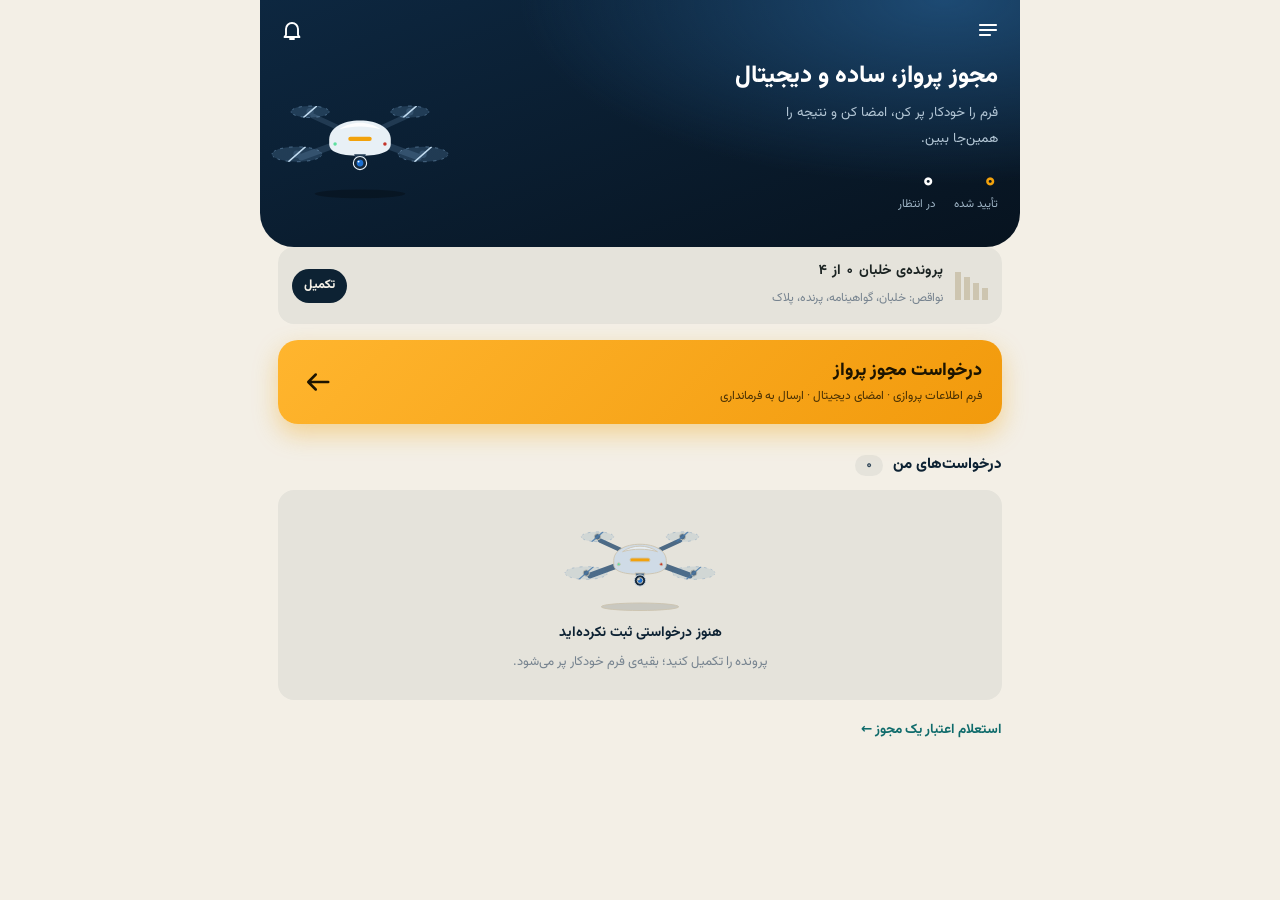
<file: index.html>
<!doctype html>
<html lang="fa" dir="rtl">
  <head>
    <meta charset="UTF-8" />
    <meta name="viewport" content="width=device-width, initial-scale=1.0, viewport-fit=cover" />
    <meta name="theme-color" content="#0f6b6b" />
    <title>فتوگرامتری‌یار</title>
    <script type="module" crossorigin src="./assets/index-ok7iovk6.js"></script>
    <link rel="stylesheet" crossorigin href="./assets/index-yHe4nIsQ.css">
  </head>
  <body>
    <div id="root"></div>
  </body>
</html>
</file>
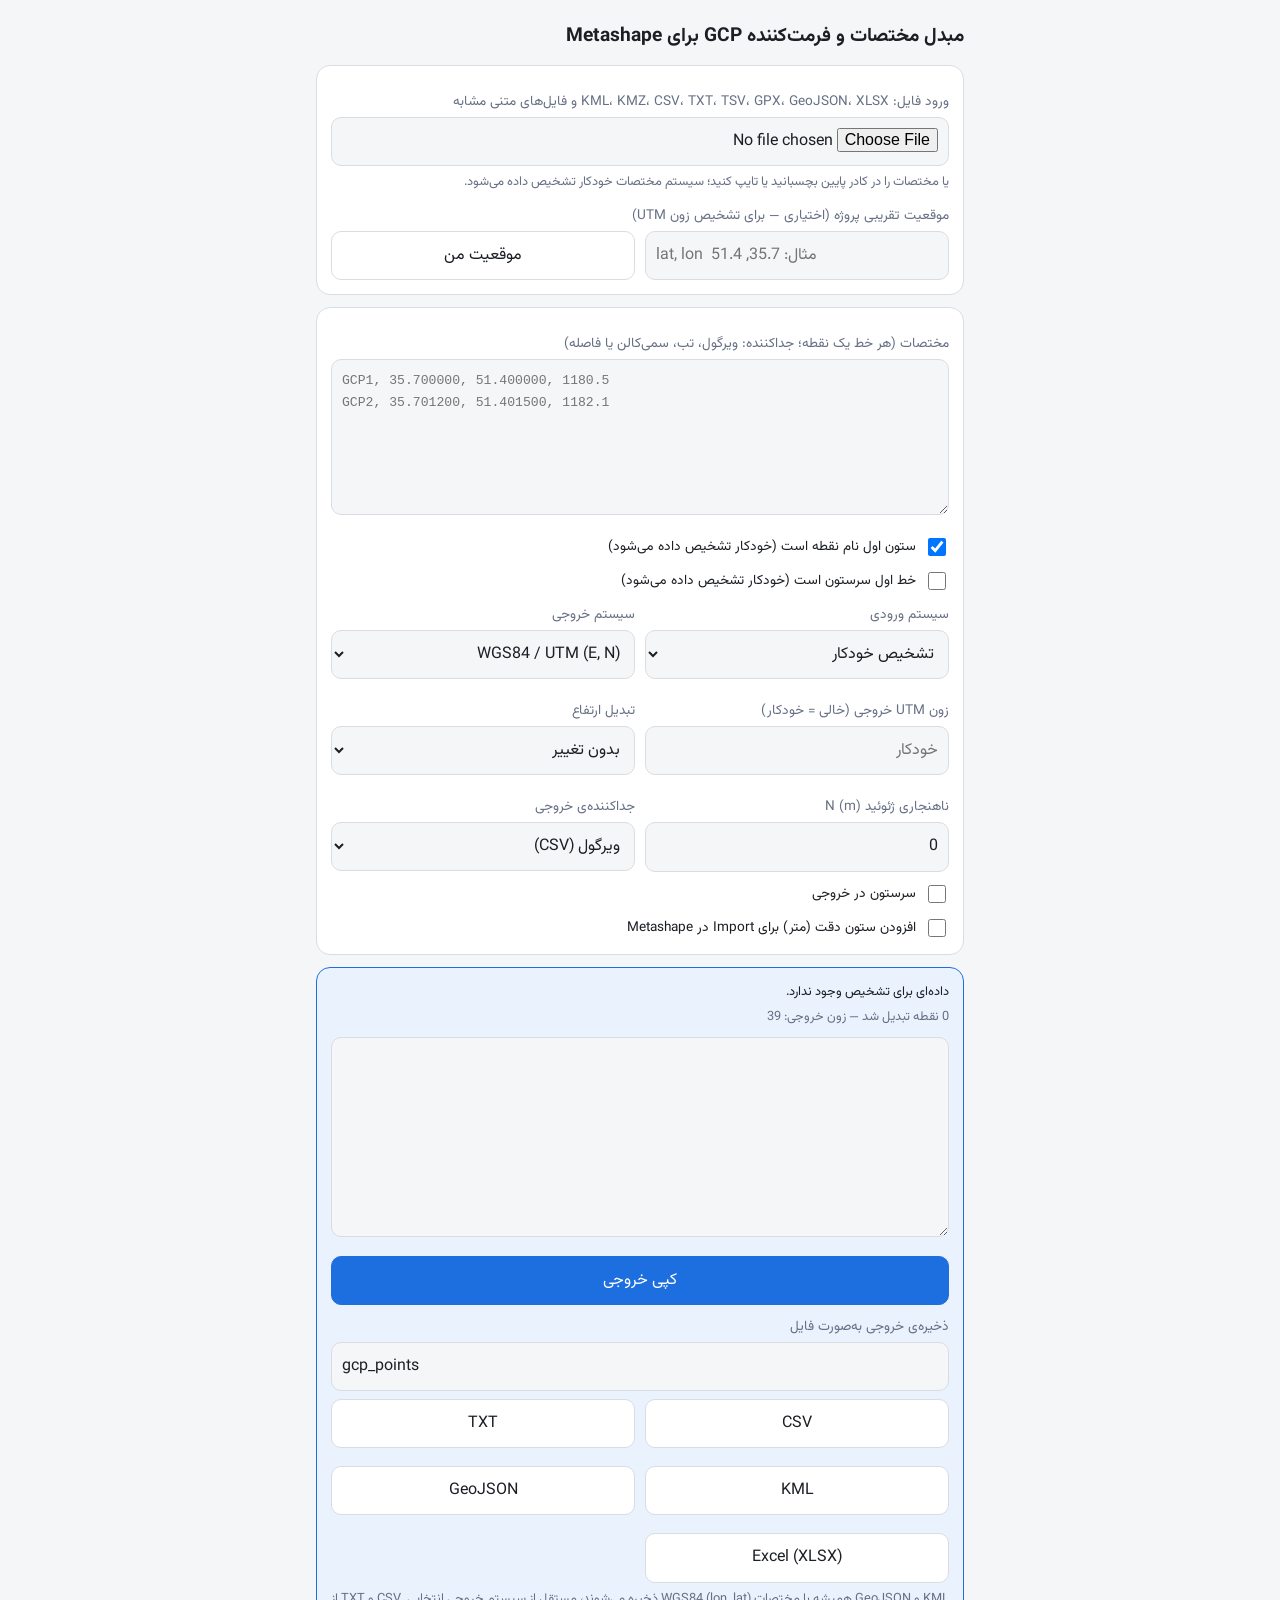
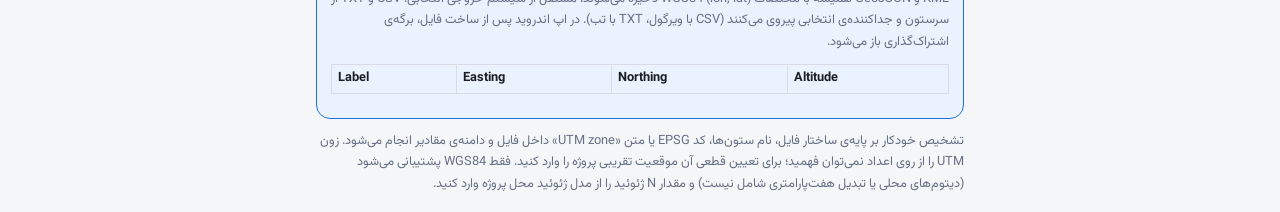
<file: tools/gcp-convert.html>
<!DOCTYPE html>
<html lang="fa" dir="rtl">
<head>
<meta charset="utf-8">
<meta name="viewport" content="width=device-width, initial-scale=1, viewport-fit=cover">
<title>مبدل مختصات و فرمت‌کننده GCP</title>
<link rel="stylesheet" href="fonts/fonts.css">
<style>
:root{box-sizing:border-box;padding-top:env(safe-area-inset-top,0px);padding-bottom:env(safe-area-inset-bottom,0px);
--bg:#f5f6f8;--card:#fff;--tx:#1b1f24;--mut:#667085;--bd:#d9dde3;--ac:#1d6fe0;--ok:#16794a;--wr:#b45309;--er:#b42318;--res:#eaf2fd;--band:rgba(22,121,74,.18)}
html{scroll-padding-top:env(safe-area-inset-top,0px)}
@media (prefers-color-scheme:dark){:root:not([data-theme="light"]){--bg:#14171c;--card:#1d2127;--tx:#eceef1;--mut:#9aa3af;--bd:#343a43;--ac:#5b9bf5;--ok:#4cc38a;--wr:#f0a04b;--er:#f97066;--res:#1c2a3e;--band:rgba(76,195,138,.2)}}
:root[data-theme="dark"]{--bg:#14171c;--card:#1d2127;--tx:#eceef1;--mut:#9aa3af;--bd:#343a43;--ac:#5b9bf5;--ok:#4cc38a;--wr:#f0a04b;--er:#f97066;--res:#1c2a3e;--band:rgba(76,195,138,.2)}
*{box-sizing:border-box}
body{margin:0;background:var(--bg);color:var(--tx);font-family:"Vazirmatn",Tahoma,sans-serif;line-height:1.7}
.w{max-width:680px;margin:0 auto;padding:16px}
h1{font-size:1.2rem;margin:4px 0 12px}
.tabs{display:flex;gap:8px;margin-bottom:12px}
.tabs button{flex:1;font:inherit;padding:10px;border-radius:10px;border:1px solid var(--bd);background:var(--card);color:var(--tx);cursor:pointer}
.tabs button.on{background:var(--ac);color:#fff;border-color:var(--ac)}
.c{background:var(--card);border:1px solid var(--bd);border-radius:14px;padding:14px;margin-bottom:12px}
.res{background:var(--res);border-color:var(--ac)}
label{display:block;font-size:.85rem;color:var(--mut);margin:10px 0 4px}
select,input,textarea{width:100%;font:inherit;padding:10px;border:1px solid var(--bd);border-radius:10px;background:var(--bg);color:var(--tx)}
textarea{direction:ltr;font-family:ui-monospace,Consolas,monospace;font-size:.82rem}
.r{display:grid;grid-template-columns:1fr 1fr;gap:10px}
.g{display:grid;grid-template-columns:1fr 1fr;gap:8px;text-align:center}
.g div{background:var(--card);border:1px solid var(--bd);border-radius:12px;padding:8px}
.g b{display:block;font-size:1.2rem;direction:ltr}
.g span{font-size:.78rem;color:var(--mut)}
.n{font-size:.8rem;color:var(--mut);margin-top:6px}
.chk{display:flex;gap:8px;align-items:center;margin-top:10px;font-size:.9rem}
.chk input{width:18px;height:18px}
button.b{font:inherit;padding:10px;border-radius:10px;border:1px solid var(--bd);background:var(--card);color:var(--tx);cursor:pointer;width:100%;margin-top:8px}
button.p{background:var(--ac);color:#fff;border-color:var(--ac)}
ul{margin:10px 0 0;padding-inline-start:20px;font-size:.9rem}
.ok{color:var(--ok)}.wr{color:var(--wr)}.er{color:var(--er)}
table{width:100%;border-collapse:collapse;font-size:.8rem;direction:ltr}
td,th{border:1px solid var(--bd);padding:3px 6px;text-align:left}
.sc{overflow-x:auto}
[hidden]{display:none!important}
</style>
<script src="lib/jszip.min.js"></script>
</head>
<body>
<div class="w">
<h1>مبدل مختصات و فرمت‌کننده GCP برای Metashape</h1>

<div class="c">
<label>ورود فایل: KML، KMZ، CSV، TXT، TSV، GPX، GeoJSON، XLSX و فایل‌های متنی مشابه</label>
<input id="ff" type="file" accept=".kml,.kmz,.csv,.txt,.tsv,.xyz,.pts,.dat,.asc,.gpx,.geojson,.json,.xlsx,.xls,text/*">
<div class="n" id="fs">یا مختصات را در کادر پایین بچسبانید یا تایپ کنید؛ سیستم مختصات خودکار تشخیص داده می‌شود.</div>
<label>موقعیت تقریبی پروژه (اختیاری — برای تشخیص زون UTM)</label>
<div class="r"><input id="hp" placeholder="lat, lon  مثال: 35.7, 51.4" style="direction:ltr"><button class="b" id="hg" style="margin:0">موقعیت من</button></div>
<div class="n" id="hpn" hidden>از آخرین نقطه‌ی «بررسی حریم هوایی» پر شد؛ در صورت نیاز تغییر دهید.</div>
</div>

<div class="c">
<label>مختصات (هر خط یک نقطه؛ جداکننده: ویرگول، تب، سمی‌کالن یا فاصله)</label>
<textarea id="inp" rows="6" placeholder="GCP1, 35.700000, 51.400000, 1180.5&#10;GCP2, 35.701200, 51.401500, 1182.1"></textarea>
<div class="chk"><input type="checkbox" id="nm" checked><label for="nm" style="margin:0;color:var(--tx)">ستون اول نام نقطه است (خودکار تشخیص داده می‌شود)</label></div>
<div class="chk"><input type="checkbox" id="hd"><label for="hd" style="margin:0;color:var(--tx)">خط اول سرستون است (خودکار تشخیص داده می‌شود)</label></div>
<div class="r">
<div><label>سیستم ورودی</label><select id="ci"><option value="auto">تشخیص خودکار</option><option value="ll">WGS84 (lat, lon)</option><option value="ln">WGS84 (lon, lat)</option><option value="utm">WGS84 / UTM (E, N)</option><option value="utmNE">WGS84 / UTM (N, E)</option><option value="wm">Web Mercator (EPSG:3857)</option></select></div>
<div><label>سیستم خروجی</label><select id="co"><option value="utm">WGS84 / UTM (E, N)</option><option value="ll">WGS84 (lat, lon)</option><option value="ln">WGS84 (lon, lat)</option></select></div>
<div id="uzw"><label>زون UTM ورودی (اگر خودکار تعیین نشد)</label><input id="uz" type="number" value="39" min="1" max="60"></div>
<div id="uhw"><label>نیمکره‌ی ورودی</label><select id="uh"><option value="N">شمالی</option><option value="S">جنوبی</option></select></div>
<div><label>زون UTM خروجی (خالی = خودکار)</label><input id="oz" type="number" min="1" max="60" placeholder="خودکار"></div>
<div><label>تبدیل ارتفاع</label><select id="hm"><option value="0">بدون تغییر</option><option value="1">ژئوئید ← بیضوی (h = H + N)</option><option value="2">بیضوی ← ژئوئید (H = h − N)</option></select></div>
<div><label>ناهنجاری ژئوئید N (m)</label><input id="gn" type="number" step="any" value="0"></div>
<div><label>جداکننده‌ی خروجی</label><select id="ds"><option value=",">ویرگول (CSV)</option><option value="&#9;">تب</option></select></div>
</div>
<div class="chk"><input type="checkbox" id="ah"><label for="ah" style="margin:0;color:var(--tx)">سرستون در خروجی</label></div>
<div class="chk"><input type="checkbox" id="ac"><label for="ac" style="margin:0;color:var(--tx)">افزودن ستون دقت (متر) برای Import در Metashape</label></div>
<div class="r" id="acw" hidden>
<div><label>دقت افقی (m)</label><input id="axy" type="number" step="any" value="0.02"></div>
<div><label>دقت ارتفاعی (m)</label><input id="az" type="number" step="any" value="0.03"></div>
</div>
</div>

<div class="c res">
<div class="n" id="det" style="margin:0 0 4px;color:var(--tx)"></div>
<div class="n" id="st1" style="margin:0 0 8px"></div>
<textarea id="out" rows="8" readonly></textarea>
<button class="b p" id="cp">کپی خروجی</button>
<div id="exp" hidden>
<label>ذخیره‌ی خروجی به‌صورت فایل</label>
<input id="fn" type="text" value="gcp_points" style="direction:ltr">
<div class="r">
<button class="b" data-f="csv">CSV</button><button class="b" data-f="txt">TXT</button>
<button class="b" data-f="kml">KML</button><button class="b" data-f="json">GeoJSON</button>
<button class="b" data-f="xlsx">Excel (XLSX)</button>
</div>
<div class="n" id="xs"></div>
<div class="n">KML و GeoJSON همیشه با مختصات WGS84 (lon, lat) ذخیره می‌شوند، مستقل از سیستم خروجی انتخابی. CSV و TXT از سرستون و جداکننده‌ی انتخابی پیروی می‌کنند (CSV با ویرگول، TXT با تب). در اپ اندروید پس از ساخت فایل، برگه‌ی اشتراک‌گذاری باز می‌شود.</div>
</div>
<div class="sc" style="margin-top:10px"><table id="tb"></table></div>
<ul id="m2"></ul>
</div>
<div class="n">تشخیص خودکار بر پایه‌ی ساختار فایل، نام ستون‌ها، کد EPSG یا متن «UTM zone» داخل فایل و دامنه‌ی مقادیر انجام می‌شود. زون UTM را از روی اعداد نمی‌توان فهمید؛ برای تعیین قطعی آن موقعیت تقریبی پروژه را وارد کنید. فقط WGS84 پشتیبانی می‌شود (دیتوم‌های محلی یا تبدیل هفت‌پارامتری شامل نیست) و مقدار N ژئوئید را از مدل ژئوئید محل پروژه وارد کنید.</div>
</div>

<script>
var $=function(i){return document.getElementById(i)},R=Math.PI/180;
var a=6378137,f=1/298.257223563,k0=0.9996,n=f/(2-f),A=a/(1+n)*(1+n*n/4+Math.pow(n,4)/64);
var al=[n/2-2*n*n/3+5*Math.pow(n,3)/16,13*n*n/48-3*Math.pow(n,3)/5,61*Math.pow(n,3)/240];
var be=[n/2-2*n*n/3+37*Math.pow(n,3)/96,n*n/48+Math.pow(n,3)/15,17*Math.pow(n,3)/480];
var de=[2*n-2*n*n/3-2*Math.pow(n,3),7*n*n/3-8*Math.pow(n,3)/5,56*Math.pow(n,3)/15];
function fwd(lat,lon,zone){
  var l0=((zone-1)*6-180+3)*R,p=lat*R,dl=lon*R-l0,sp=Math.sin(p),c=2*Math.sqrt(n)/(1+n);
  var t=Math.sinh(Math.atanh(sp)-c*Math.atanh(c*sp)),xi=Math.atan2(t,Math.cos(dl)),eta=Math.atanh(Math.sin(dl)/Math.sqrt(1+t*t));
  var X=xi,E=eta,j;for(j=1;j<=3;j++){X+=al[j-1]*Math.sin(2*j*xi)*Math.cosh(2*j*eta);E+=al[j-1]*Math.cos(2*j*xi)*Math.sinh(2*j*eta)}
  var N=k0*A*X;if(lat<0)N+=1e7;return{e:500000+k0*A*E,n:N};
}
function inv(E,N,zone,south){
  var xi=(south?N-1e7:N)/(k0*A),eta=(E-500000)/(k0*A),x1=xi,e1=eta,j;
  for(j=1;j<=3;j++){x1-=be[j-1]*Math.sin(2*j*xi)*Math.cosh(2*j*eta);e1-=be[j-1]*Math.cos(2*j*xi)*Math.sinh(2*j*eta)}
  var chi=Math.asin(Math.sin(x1)/Math.cosh(e1)),p=chi;for(j=1;j<=3;j++)p+=de[j-1]*Math.sin(2*j*chi);
  var l=((zone-1)*6-180+3)*R+Math.atan2(Math.sinh(e1),Math.cos(x1));
  return{lat:p/R,lon:l/R};
}
function zoneOf(lon){return Math.min(60,Math.max(1,Math.floor((lon+180)/6)+1))}
function wm2ll(x,y){return{lon:x/6378137/R,lat:(2*Math.atan(Math.exp(y/6378137))-Math.PI/2)/R}}
function hav(a1,o1,a2,o2){var dA=(a2-a1)*R,dO=(o2-o1)*R,h=Math.pow(Math.sin(dA/2),2)+Math.cos(a1*R)*Math.cos(a2*R)*Math.pow(Math.sin(dO/2),2);return 12742*Math.asin(Math.sqrt(h))}

/* ---------- text helpers ---------- */
var fileHint=null,fileSrc="",NUM=/^[-+]?(\d+\.?\d*|\.\d+)(e[-+]?\d+)?$/i;
function isN(x){return NUM.test(x)}
function toks(s){var t=/[,;\t]/.test(s)?s.split(/[,;\t]+/):s.trim().split(/\s+/);return t.map(function(x){return x.trim()}).filter(function(x){return x!==""})}
function lines(t){return t.split(/\r?\n/).map(function(s){return s.trim()}).filter(function(s){return s&&!/^(#|\/\/)/.test(s)})}
function autoLayout(){
  var L=lines($("inp").value);if(!L.length)return;
  var t0=toks(L[0]),hd=false;
  if(L.length>1&&t0.length>=2&&t0.filter(isN).length<2&&toks(L[1]).filter(isN).length>=2)hd=true;
  var dr=toks(L[hd?1:0]||"");
  $("hd").checked=hd;$("nm").checked=dr.length>=4||(dr.length>0&&!isN(dr[0]));
}
function parse(){
  var L=lines($("inp").value),hdr=null,hint="",off=$("nm").checked?1:0,ix={nm:off?0:-1,a:off,b:off+1,h:off+2};
  if($("hd").checked&&L.length){
    hdr=toks(L.shift()).map(function(s){return s.toLowerCase().replace(/[^a-z0-9_]/g,"")});
    var g=function(re){return hdr.findIndex(function(h){return re.test(h)})};
    var la=g(/^(lat|latitude)$/),lo=g(/^(lon|lng|long|longitude)$/),e=g(/^(e|east|easting|eastings)$/),nn=g(/^(n|north|northing|northings)$/),x=g(/^(x|xcoord)$/),y=g(/^(y|ycoord)$/);
    var nmI=g(/^(name|label|id|point|pt|pointid|gcp|station|no)$/),hI=g(/^(z|alt|altitude|height|elev|elevation|h|ele)$/);
    if(la>=0&&lo>=0){ix={nm:nmI,a:Math.min(la,lo),b:Math.max(la,lo),h:hI};hint=la<lo?"ll":"ln"}
    else if(e>=0&&nn>=0){ix={nm:nmI,a:Math.min(e,nn),b:Math.max(e,nn),h:hI};hint=e<nn?"utm":"utmNE"}
    else if(x>=0&&y>=0){ix={nm:nmI,a:x,b:y,h:hI};hint="xy"}
  }
  var recs=L.map(function(s,i){
    var t=toks(s);
    return{nm:ix.nm>=0&&t[ix.nm]?t[ix.nm]:"P"+(i+1),a:parseFloat(t[ix.a]),b:parseFloat(t[ix.b]),h:ix.h>=0&&t[ix.h]!==undefined?parseFloat(t[ix.h]):NaN};
  });
  return{recs:recs,hint:hint};
}
function detect(P){
  var Rr=P.recs.filter(function(r){return isFinite(r.a)&&isFinite(r.b)});
  if(!Rr.length)return null;
  var txt=$("inp").value,m,z=0,s="";
  if(m=txt.match(/EPSG\s*[:=]?\s*(\d{4,5})/i)){var e=+m[1];if(e>=32601&&e<=32660){z=e-32600;s="N"}else if(e>=32701&&e<=32760){z=e-32700;s="S"}}
  if(!z&&(m=txt.match(/UTM[^0-9\n]{0,20}(\d{1,2})\s*([NS])?\b/i))&&+m[1]>=1&&+m[1]<=60){z=+m[1];s=m[2]?m[2].toUpperCase():""}
  var d=function(c,conf,why){return{c:c,z:z,s:s,conf:conf,why:why}};
  if(fileHint)return d(fileHint,"بالا","ساختار فایل "+fileSrc+" — مختصات WGS84");
  var A_=Rr.map(function(r){return r.a}),B_=Rr.map(function(r){return r.b});
  var all=function(arr,fn){return arr.every(fn)};
  var gLL=all(A_,function(v){return Math.abs(v)<=90})&&all(B_,function(v){return Math.abs(v)<=180});
  var gLN=all(A_,function(v){return Math.abs(v)<=180})&&all(B_,function(v){return Math.abs(v)<=90});
  var pEN=all(A_,function(v){return v>=1e5&&v<=1e6})&&all(B_,function(v){return v>=0&&v<=1.0001e7});
  var pNE=all(B_,function(v){return v>=1e5&&v<=1e6})&&all(A_,function(v){return v>=0&&v<=1.0001e7});
  var wm=all(A_,function(v){return Math.abs(v)<=20037509})&&all(B_,function(v){return Math.abs(v)<=20037509})&&A_.concat(B_).some(function(v){return Math.abs(v)>1e6});
  if(P.hint==="ll"&&gLL)return d("ll","بالا","نام ستون‌ها: lat قبل از lon");
  if(P.hint==="ln"&&gLN)return d("ln","بالا","نام ستون‌ها: lon قبل از lat");
  if(P.hint==="utm"&&pEN)return d("utm","بالا","نام ستون‌ها: Easting/Northing و دامنه‌ی مقادیر UTM");
  if(P.hint==="utmNE"&&pNE)return d("utmNE","بالا","نام ستون‌ها: Northing قبل از Easting");
  if(gLL&&gLN)return d("ll","متوسط","همه‌ی مقادیر ≤ ۹۰ هستند؛ ترتیب lat, lon فرض شد — در صورت اشتباه دستی انتخاب کنید");
  if(gLL)return d("ll","بالا","مقادیر ستون اول در بازه‌ی عرض و ستون دوم تا ۱۸۰ (lat, lon)");
  if(gLN)return d("ln","بالا","مقادیر ستون اول تا ۱۸۰ و ستون دوم ≤ ۹۰ (lon, lat)");
  if(pEN&&!pNE)return d("utm","بالا","ستون اول در بازه‌ی Easting (۱۰۰ هزار تا ۱ میلیون) و ستون دوم در بازه‌ی Northing");
  if(pNE&&!pEN)return d("utmNE","بالا","ستون اول Northing و ستون دوم Easting");
  if(pEN&&pNE)return d("utm","متوسط","ترتیب Easting, Northing فرض شد");
  if(wm)return d("wm","متوسط","مقادیر بزرگ در بازه‌ی Web Mercator");
  return d("ll","ناموفق","الگوی شناخته‌شده‌ای پیدا نشد");
}
var NAMES={ll:"WGS84 (lat, lon)",ln:"WGS84 (lon, lat)",utm:"WGS84 / UTM (E, N)",utmNE:"WGS84 / UTM (N, E)",wm:"Web Mercator (EPSG:3857)"};
function hintPos(){var t=($("hp").value||"").split(/[\s,;]+/).map(parseFloat);return(isFinite(t[0])&&isFinite(t[1])&&Math.abs(t[0])<=90&&Math.abs(t[1])<=180)?t:null}

var lastHd=[],lastRows=[],lastPts=[];
function conv(){
  var P=parse(),D=detect(P),sel=$("ci").value,co=$("co").value,msgs=[],bad=0;
  var ce=sel==="auto"?(D?D.c:"ll"):sel;
  var det=$("det");
  det.textContent=sel==="auto"?(D?"تشخیص خودکار: "+NAMES[ce]+" — اطمینان "+D.conf+" ("+D.why+")":"داده‌ای برای تشخیص وجود ندارد."):"سیستم ورودی دستی: "+NAMES[ce];
  if(D&&sel==="auto"&&(D.conf==="متوسط"||D.conf==="ناموفق"))msgs.push('<li class="'+(D.conf==="ناموفق"?"er":"wr")+'">'+(D.conf==="ناموفق"?"سیستم مختصات تشخیص داده نشد؛ از «سیستم ورودی» انتخاب دستی کنید.":"تشخیص قطعی نیست؛ نتیجه را بررسی کنید.")+'</li>');
  var isU=ce==="utm"||ce==="utmNE";
  $("uzw").hidden=$("uhw").hidden=!isU;$("acw").hidden=!$("ac").checked;
  var uz=+$("uz").value||39,uh=$("uh").value==="S";
  if(isU){
    var r0=P.recs.filter(function(r){return isFinite(r.a)&&isFinite(r.b)})[0],hp=hintPos();
    if(r0){
      var E0=ce==="utm"?r0.a:r0.b,N0=ce==="utm"?r0.b:r0.a;
      if(sel==="auto"&&D&&D.z){uz=D.z;if(D.s)uh=D.s==="S";msgs.push('<li>زون UTM از متن/کد EPSG فایل خوانده شد: <b>'+uz+(uh?"S":"N")+'</b>.</li>')}
      else if(hp){
        var best=null;
        for(var zz=1;zz<=60;zz++)[false,true].forEach(function(sh){var q=inv(E0,N0,zz,sh);if(Math.abs(q.lat)>84)return;var dd=hav(q.lat,q.lon,hp[0],hp[1]);if(!best||dd<best.d)best={z:zz,s:sh,d:dd}});
        if(best){uz=best.z;uh=best.s;msgs.push('<li class="'+(best.d<300?"ok":"wr")+'">زون از موقعیت تقریبی تعیین شد: <b>'+uz+(uh?"S":"N")+'</b> (فاصله‌ی نقطه تا موقعیت: '+best.d.toFixed(0)+' km)'+(best.d<300?"":" — فاصله زیاد است؛ مختصات یا موقعیت را بررسی کنید")+'.</li>')}
      }else msgs.push('<li class="wr">زون UTM از روی اعداد قابل تشخیص نیست؛ زون وارد‌شده ('+uz+(uh?"S":"N")+') استفاده شد. موقعیت تقریبی پروژه را وارد کنید تا خودکار تعیین شود.</li>');
      $("uz").value=uz;$("uh").value=uh?"S":"N";
    }
  }
  var hmode=+$("hm").value,gn=+$("gn").value||0,sep=$("ds").value;
  var pts=P.recs.map(function(p){
    var lat,lon;
    if(!isFinite(p.a)||!isFinite(p.b)){bad++;return null}
    if(ce==="ll"){lat=p.a;lon=p.b}else if(ce==="ln"){lon=p.a;lat=p.b}
    else if(ce==="wm"){var w=wm2ll(p.a,p.b);lat=w.lat;lon=w.lon}
    else{var q=ce==="utm"?inv(p.a,p.b,uz,uh):inv(p.b,p.a,uz,uh);lat=q.lat;lon=q.lon}
    if(!isFinite(lat)||!isFinite(lon)||Math.abs(lat)>90||Math.abs(lon)>180){bad++;return null}
    var h=p.h;if(isFinite(h)){if(hmode==1)h=h+gn;else if(hmode==2)h=h-gn}
    return{nm:p.nm,lat:lat,lon:lon,h:h};
  }).filter(Boolean);
  var oz=+$("oz").value||(pts.length?zoneOf(pts[0].lon):39);
  var out=[],tb='',zs={},hd=co==="utm"?["Label","Easting","Northing","Altitude"]:co==="ll"?["Label","Latitude","Longitude","Altitude"]:["Label","Longitude","Latitude","Altitude"];
  if($("ac").checked)hd=hd.concat(["Accuracy_XY","Accuracy_Z"]);
  lastHd=hd;lastRows=[];lastPts=pts;
  if($("ah").checked)out.push(hd.join(sep));
  tb='<tr>'+hd.map(function(x){return'<th>'+x+'</th>'}).join("")+'</tr>';
  pts.forEach(function(p,i){
    var c1,c2;
    if(co==="utm"){var u=fwd(p.lat,p.lon,oz);c1=u.e.toFixed(3);c2=u.n.toFixed(3);zs[zoneOf(p.lon)]=1}
    else if(co==="ll"){c1=p.lat.toFixed(8);c2=p.lon.toFixed(8)}else{c1=p.lon.toFixed(8);c2=p.lat.toFixed(8)}
    var row=[p.nm,c1,c2,isFinite(p.h)?p.h.toFixed(3):""];if($("ac").checked)row=row.concat([$("axy").value,$("az").value]);
    out.push(row.join(sep));lastRows.push(row);
    if(i<200)tb+='<tr>'+row.map(function(x){return'<td>'+x+'</td>'}).join("")+'</tr>';
  });
  $("out").value=out.join("\n");$("tb").innerHTML=tb;
  $("st1").textContent=pts.length+" نقطه تبدیل شد"+(bad?" — "+bad+" خط نامعتبر نادیده گرفته شد":"")+(co==="utm"?" — زون خروجی: "+oz:"")+(pts.length>200?" — جدول فقط ۲۰۰ ردیف اول را نشان می‌دهد":"");
  if(co==="utm"&&Object.keys(zs).length>1)msgs.push('<li class="wr">نقاط در بیش از یک زون UTM قرار دارند ('+Object.keys(zs).join("، ")+')؛ همه با زون '+oz+' تبدیل شدند. برای دقت بالا زون واحد انتخاب کنید.</li>');
  if(hmode&&!gn)msgs.push('<li class="wr">تبدیل ارتفاع فعال است ولی N برابر صفر است؛ ناهنجاری ژئوئید محل را وارد کنید.</li>');
  if(pts.length&&pts.some(function(p){return !isFinite(p.h)}))msgs.push('<li class="wr">بعضی نقاط ارتفاع ندارند؛ ستون Altitude آن‌ها خالی است.</li>');
  if(pts.length)msgs.push('<li>در Metashape: File → Import → Import Reference؛ ستون‌ها را مطابق سرستون، دیلیمیتر و سیستم مختصات خروجی تنظیم کنید.</li>');
  $("m2").innerHTML=msgs.join("");
}

/* ---------- file readers ---------- */
function cl(s){return String(s||"").replace(/[,;\t\r\n]+/g," ").trim()}
function setText(t,hint,src){fileHint=hint;fileSrc=src;$("inp").value=t;autoLayout();conv()}
function fromKml(s){
  var d=new DOMParser().parseFromString(s,"text/xml"),out=[],pm=d.getElementsByTagName("Placemark"),c=0;
  function add(nm,co){var cs=co.textContent.trim().split(/\s+/).map(function(x){return x.split(",").map(parseFloat)}).filter(function(q){return isFinite(q[0])&&isFinite(q[1])});
    cs.forEach(function(q,i){c++;var n=cs.length>1?(cl(nm)||"P")+"_"+(i+1):(cl(nm)||"P"+c);out.push([n,q[0],q[1],isFinite(q[2])?q[2]:""].join(","))})}
  if(pm.length)[].forEach.call(pm,function(p){var nE=p.getElementsByTagName("name")[0],nm=nE?nE.textContent:"";[].forEach.call(p.getElementsByTagName("coordinates"),function(co){add(nm,co)})});
  else[].forEach.call(d.getElementsByTagName("coordinates"),function(co){add("",co)});
  setText(out.join("\n"),"ln","KML");
}
function fromGpx(s){
  var d=new DOMParser().parseFromString(s,"text/xml"),out=[],c=0;
  ["wpt","rtept","trkpt"].forEach(function(tag){[].forEach.call(d.getElementsByTagName(tag),function(p){c++;var nE=p.getElementsByTagName("name")[0],eE=p.getElementsByTagName("ele")[0];
    out.push([cl(nE?nE.textContent:"")||"P"+c,p.getAttribute("lat"),p.getAttribute("lon"),eE?eE.textContent:""].join(","))})});
  setText(out.join("\n"),"ll","GPX");
}
function fromGeo(j){
  var out=[],c=0;
  function walk(g,nm){if(!g)return;
    if(g.type==="Point"){c++;out.push([cl(nm)||"P"+c,g.coordinates[0],g.coordinates[1],g.coordinates[2]!==undefined?g.coordinates[2]:""].join(","))}
    else if(g.type==="GeometryCollection")g.geometries.forEach(function(x){walk(x,nm)});
    else if(g.coordinates){(function rec(a){if(typeof a[0]==="number"){c++;out.push([cl(nm)||"P"+c,a[0],a[1],a[2]!==undefined?a[2]:""].join(","))}else a.forEach(rec)})(g.coordinates)}}
  var F=j.type==="FeatureCollection"?j.features:j.type==="Feature"?[j]:[{geometry:j,properties:{}}];
  F.forEach(function(ft){var p=ft.properties||{};walk(ft.geometry,p.name||p.Name||p.label||p.id||p.ID||"")});
  setText(out.join("\n"),"ln","GeoJSON");
}
function handleText(t){
  var s=t.replace(/^\uFEFF/,"");
  try{
    if(/<kml[\s>]/i.test(s))return fromKml(s);
    if(/<gpx[\s>]/i.test(s))return fromGpx(s);
    if(/^\s*[\[{]/.test(s))return fromGeo(JSON.parse(s));
  }catch(e){}
  setText(s,null,"");
}
$("ff").addEventListener("change",function(){
  var f=this.files[0];if(!f)return;var nm=f.name.toLowerCase(),st=$("fs");
  function ok(){st.textContent=f.name+" بارگذاری شد"}
  function err(){st.textContent="خواندن فایل ممکن نشد؛ فرمت یا کتابخانه‌ی لازم در دسترس نیست."}
  if(/\.kmz$/.test(nm)){
    if(typeof JSZip==="undefined")return err();
    f.arrayBuffer().then(function(b){return JSZip.loadAsync(b)}).then(function(z){
      var k=Object.keys(z.files).filter(function(x){return /\.kml$/i.test(x)&&!z.files[x].dir});if(!k.length)throw 0;
      var p=k.filter(function(x){return /(^|\/)doc\.kml$/i.test(x)})[0]||k[0];return z.files[p].async("string");
    }).then(function(t){handleText(t);ok()}).catch(err);
  }else if(/\.xlsx?$/.test(nm)){
    needXlsx().then(function(){return f.arrayBuffer()}).then(function(b){var wb=XLSX.read(b,{type:"array"});handleText(XLSX.utils.sheet_to_csv(wb.Sheets[wb.SheetNames[0]]));ok()}).catch(err);
  }else{var r=new FileReader();r.onload=function(){handleText(r.result);ok()};r.onerror=err;r.readAsText(f)}
});
$("inp").addEventListener("input",function(){
  var v=this.value;
  if(/^\s*(<|[\[{])/.test(v)){handleText(v);return}
  fileHint=null;fileSrc="";autoLayout();conv();
});
$("hg").onclick=function(){
  try{navigator.geolocation.getCurrentPosition(function(p){$("hp").value=p.coords.latitude.toFixed(4)+", "+p.coords.longitude.toFixed(4);conv()},function(){alert("دسترسی به موقعیت ممکن نشد؛ مختصات را دستی وارد کنید.")})}catch(e){alert("موقعیت‌یابی در دسترس نیست.")}
};
/* ---------- file export ---------- */
function needXlsx(){
  if(typeof XLSX!=="undefined")return Promise.resolve();
  return new Promise(function(res,rej){var s=document.createElement("script");s.src="lib/xlsx.full.min.js";s.onload=res;s.onerror=function(){rej({code:"nolib"})};document.head.appendChild(s)});
}
/* saving: inside the app the parent page shows the share sheet (Android) or downloads the file (web) */
var MIME={csv:"text/csv",txt:"text/plain",kml:"application/vnd.google-earth.kml+xml",json:"application/geo+json",xlsx:"application/vnd.openxmlformats-officedocument.spreadsheetml.sheet"};
function saveFile(name,data){
  var ext=name.split(".").pop().toLowerCase(),blob=data instanceof Blob?data:new Blob([data],{type:(MIME[ext]||"text/plain")+";charset=utf-8"});
  if(window.parent&&window.parent!==window){window.parent.postMessage({pgSave:true,name:name,blob:blob},location.origin==="null"?"*":location.origin);return Promise.resolve()}
  var a=document.createElement("a");a.href=URL.createObjectURL(blob);a.download=name;document.body.appendChild(a);a.click();a.remove();setTimeout(function(){URL.revokeObjectURL(a.href)},4000);return Promise.resolve();
}
var dl={save:function(o){return saveFile(o.filename,o.data)}};
$("exp").hidden=false;
function esc(s){return String(s).replace(/&/g,"&amp;").replace(/</g,"&lt;").replace(/>/g,"&gt;")}
function mk(kind){
  var base=($("fn").value||"gcp_points").replace(/[\\\/:*?"<>|\s]+/g,"_"),hdr=$("ah").checked?[lastHd]:[],all=hdr.concat(lastRows);
  if(kind==="csv")return{n:base+".csv",d:all.map(function(r){return r.join(",")}).join("\n")};
  if(kind==="txt")return{n:base+".txt",d:all.map(function(r){return r.join("\t")}).join("\n")};
  if(kind==="json"){
    var fc={type:"FeatureCollection",features:lastPts.map(function(p){return{type:"Feature",properties:{name:p.nm,altitude:isFinite(p.h)?+p.h.toFixed(3):null},geometry:{type:"Point",coordinates:isFinite(p.h)?[+p.lon.toFixed(8),+p.lat.toFixed(8),+p.h.toFixed(3)]:[+p.lon.toFixed(8),+p.lat.toFixed(8)]}}})};
    return{n:base+".json",d:JSON.stringify(fc,null,1)};
  }
  if(kind==="kml"){
    var k='<?xml version="1.0" encoding="UTF-8"?>\n<kml xmlns="http://www.opengis.net/kml/2.2"><Document><name>'+esc(base)+'</name>\n'+lastPts.map(function(p){return'<Placemark><name>'+esc(p.nm)+'</name><Point><coordinates>'+p.lon.toFixed(8)+','+p.lat.toFixed(8)+(isFinite(p.h)?','+p.h.toFixed(3):'')+'</coordinates></Point></Placemark>'}).join("\n")+'\n</Document></kml>';
    return{n:base+".kml",d:k};
  }
  return needXlsx().then(function(){
  var ws=XLSX.utils.aoa_to_sheet([lastHd].concat(lastRows.map(function(r){return r.map(function(v,i){return i>0&&v!==""&&isFinite(+v)?+v:v})}))),wb=XLSX.utils.book_new();
  XLSX.utils.book_append_sheet(wb,ws,"GCP");
  return{n:base+".xlsx",d:new Blob([XLSX.write(wb,{bookType:"xlsx",type:"array"})],{type:MIME.xlsx})};
  });
}
[].forEach.call(document.querySelectorAll("[data-f]"),function(b){b.onclick=function(){
  var xs=$("xs");
  if(!lastPts.length){xs.textContent="نقطه‌ای برای ذخیره وجود ندارد.";return}
  Promise.resolve().then(function(){return mk(b.dataset.f)}).then(function(o){return dl.save({filename:o.n,data:o.d})}).then(function(){xs.textContent="ذخیره شد ✔"}).catch(function(e){
    var c=e&&e.code;xs.textContent=c==="declined"?"ذخیره لغو شد.":c==="nolib"?"کتابخانه‌ی لازم برای این فرمت بارگذاری نشد.":"ذخیره‌ی فایل ممکن نشد ("+(c||"خطا")+")؛ از دکمه‌ی کپی استفاده کنید."});
}});
$("cp").onclick=function(){
  var t=$("out").value;
  function fb(){$("out").select();try{document.execCommand("copy")}catch(e){}}
  try{navigator.clipboard.writeText(t).catch(fb)}catch(e){fb()}
  $("cp").textContent="کپی شد ✔";setTimeout(function(){$("cp").textContent="کپی خروجی"},1500);
};
["nm","hd","ci","co","uz","uh","oz","hm","gn","ds","ah","ac","axy","az","hp"].forEach(function(i){$(i).addEventListener("input",conv);$(i).addEventListener("change",conv)});
try{var gl=JSON.parse(localStorage.getItem("pg-geo-last")||"null");if(gl&&isFinite(parseFloat(gl[0]))&&isFinite(parseFloat(gl[1]))&&!$("hp").value){$("hp").value=parseFloat(gl[0])+", "+parseFloat(gl[1]);$("hpn").hidden=false}}catch(e){}
conv();
</script>
</body>
</html>
</file>
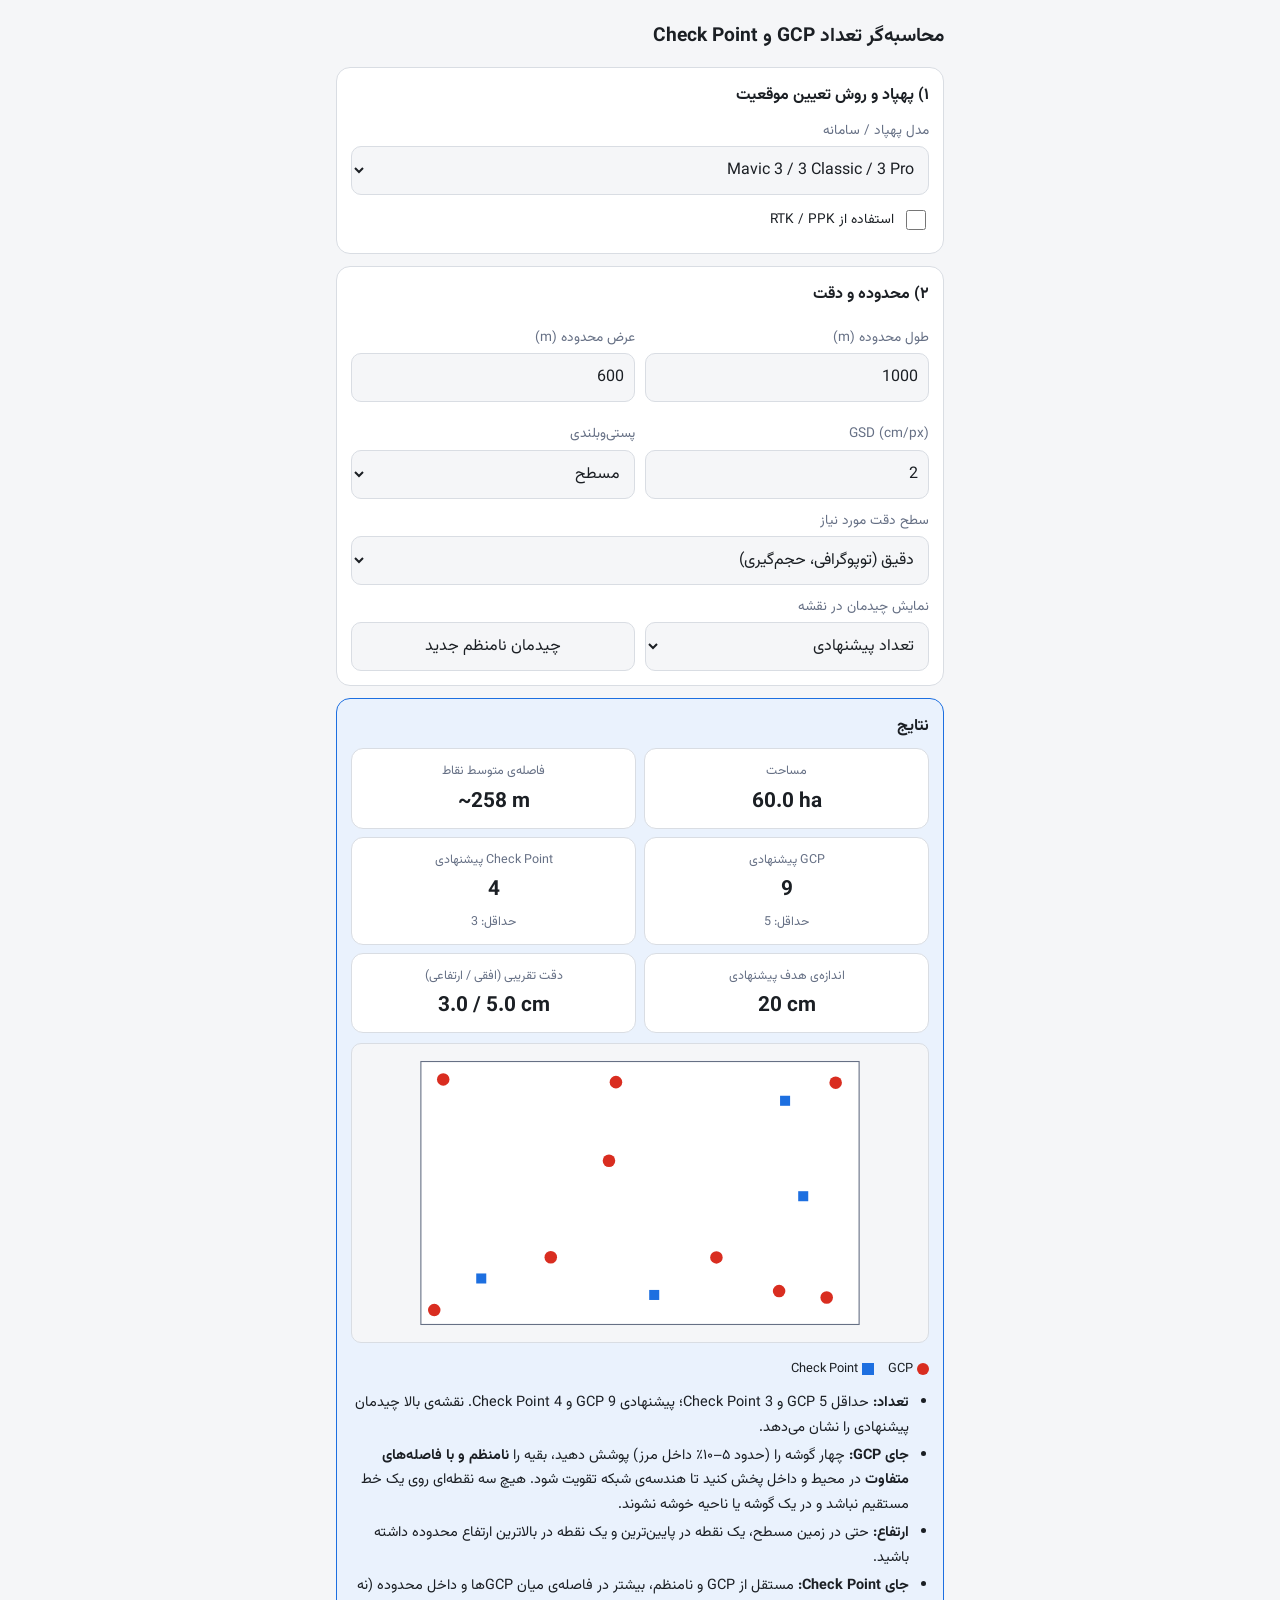
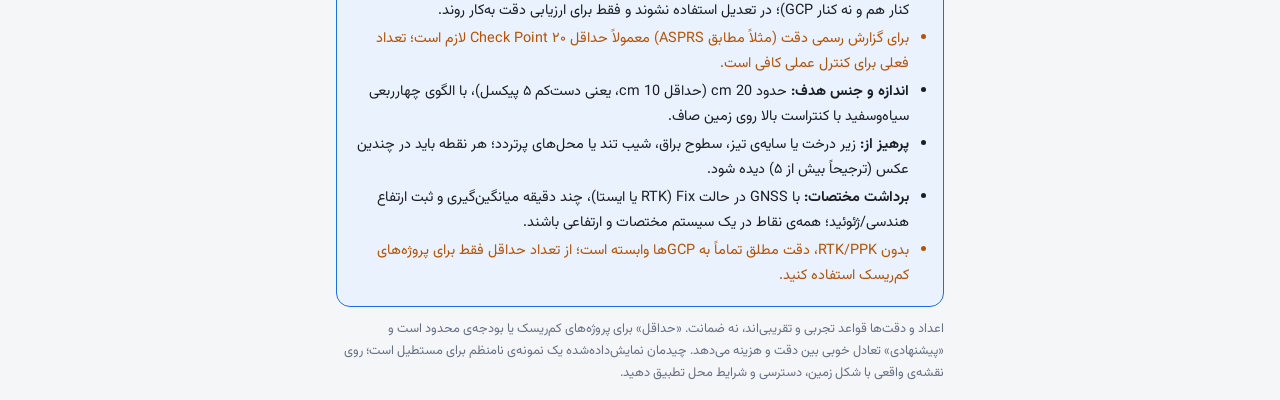
<file: tools/gcp.html>
<!DOCTYPE html>
<html lang="fa" dir="rtl">
<head>
<meta charset="utf-8">
<meta name="viewport" content="width=device-width, initial-scale=1, viewport-fit=cover">
<title>محاسبه‌گر GCP و Check Point</title>
<link rel="stylesheet" href="fonts/fonts.css">
<style>
:root{box-sizing:border-box;padding-top:env(safe-area-inset-top,0px);padding-bottom:env(safe-area-inset-bottom,0px);
--bg:#f5f6f8;--card:#fff;--tx:#1b1f24;--mut:#667085;--bd:#d9dde3;--ac:#1d6fe0;--ok:#16794a;--wr:#b45309;--er:#b42318;--res:#eaf2fd;--g:#d92d20;--k:#1d6fe0}
html{scroll-padding-top:env(safe-area-inset-top,0px)}
@media (prefers-color-scheme:dark){:root:not([data-theme="light"]){--bg:#14171c;--card:#1d2127;--tx:#eceef1;--mut:#9aa3af;--bd:#343a43;--ac:#5b9bf5;--ok:#4cc38a;--wr:#f0a04b;--er:#f97066;--res:#1c2a3e;--g:#f97066;--k:#5b9bf5}}
:root[data-theme="dark"]{--bg:#14171c;--card:#1d2127;--tx:#eceef1;--mut:#9aa3af;--bd:#343a43;--ac:#5b9bf5;--ok:#4cc38a;--wr:#f0a04b;--er:#f97066;--res:#1c2a3e;--g:#f97066;--k:#5b9bf5}
*{box-sizing:border-box}
body{margin:0;background:var(--bg);color:var(--tx);font-family:"Vazirmatn",Tahoma,sans-serif;line-height:1.7}
.w{max-width:640px;margin:0 auto;padding:16px}
h1{font-size:1.2rem;margin:4px 0 14px}
h2{font-size:1rem;margin:0 0 8px}
.c{background:var(--card);border:1px solid var(--bd);border-radius:14px;padding:14px;margin-bottom:12px}
label{display:block;font-size:.85rem;color:var(--mut);margin:10px 0 4px}
select,input[type=number]{width:100%;font:inherit;padding:10px;border:1px solid var(--bd);border-radius:10px;background:var(--bg);color:var(--tx)}
.r{display:grid;grid-template-columns:1fr 1fr;gap:10px}
.n{font-size:.8rem;color:var(--mut);margin-top:6px}
.chk{display:flex;gap:8px;align-items:center;margin-top:12px;font-size:.95rem}
.chk input{width:20px;height:20px}
.res{background:var(--res);border-color:var(--ac)}
.g{display:grid;grid-template-columns:1fr 1fr;gap:8px;text-align:center}
.g div{background:var(--card);border:1px solid var(--bd);border-radius:12px;padding:8px}
.g b{display:block;font-size:1.3rem;direction:ltr}
.g span{font-size:.78rem;color:var(--mut)}
ul{margin:10px 0 0;padding-inline-start:20px;font-size:.9rem}
li{margin-bottom:4px}
.ok{color:var(--ok)}.wr{color:var(--wr)}.er{color:var(--er)}
.lg{font-size:.8rem;margin-top:6px;display:flex;gap:14px}
.lg i{display:inline-block;width:12px;height:12px;vertical-align:middle;margin-inline-end:4px}
</style>
</head>
<body>
<div class="w">
<h1>محاسبه‌گر تعداد GCP و Check Point</h1>

<div class="c">
<h2>۱) پهپاد و روش تعیین موقعیت</h2>
<label>مدل پهپاد / سامانه</label>
<select id="model"></select>
<div class="chk"><input type="checkbox" id="rtk"><label for="rtk" style="margin:0;color:var(--tx)">استفاده از RTK / PPK</label></div>
<div id="mw" hidden><label>روش</label><select id="meth"><option value="rtk">RTK (تصحیح زنده)</option><option value="ppk">PPK (پردازش پس از پرواز)</option></select></div>
<div class="n" id="mn"></div>
</div>

<div class="c">
<h2>۲) محدوده و دقت</h2>
<div class="r">
<div><label>طول محدوده (m)</label><input id="L" type="number" value="1000" min="10"></div>
<div><label>عرض محدوده (m)</label><input id="W" type="number" value="600" min="10"></div>
<div><label>GSD (cm/px)</label><input id="gsd" type="number" value="2" step="0.1" min="0.1"></div>
<div><label>پستی‌وبلندی</label><select id="ter"><option value="1">مسطح</option><option value="0.8">نسبتاً ناهموار</option><option value="0.6">کوهستانی / پرشیب</option></select></div>
</div>
<label>سطح دقت مورد نیاز</label>
<select id="lvl"><option value="500">عمومی (نقشه‌ی کلی، حجم‌گیری ساده)</option><option value="350" selected>دقیق (توپوگرافی، حجم‌گیری)</option><option value="200">بسیار دقیق (کاداستر، مهندسی)</option></select>
<div class="r">
<div><label>نمایش چیدمان در نقشه</label><select id="disp"><option value="rec">تعداد پیشنهادی</option><option value="min">تعداد حداقل</option></select></div>
<div><label>&nbsp;</label><button id="reseed" style="width:100%;font:inherit;padding:10px;border:1px solid var(--bd);border-radius:10px;background:var(--bg);color:var(--tx);cursor:pointer">چیدمان نامنظم جدید</button></div>
</div>
</div>

<div class="c res">
<h2>نتایج</h2>
<div class="g">
<div><span>مساحت</span><b id="oA">—</b></div>
<div><span>فاصله‌ی متوسط نقاط</span><b id="oS">—</b></div>
<div><span>GCP پیشنهادی</span><b id="oG">—</b><span id="oGm"></span></div>
<div><span>Check Point پیشنهادی</span><b id="oK">—</b><span id="oKm"></span></div>
<div><span>اندازه‌ی هدف پیشنهادی</span><b id="oT">—</b></div>
<div><span>دقت تقریبی (افقی / ارتفاعی)</span><b id="oAcc">—</b></div>
</div>
<div id="map"></div>
<div class="lg"><span><i style="background:var(--g);border-radius:50%"></i>GCP</span><span><i style="background:var(--k)"></i>Check Point</span></div>
<ul id="msgs"></ul>
</div>
<div class="n">اعداد و دقت‌ها قواعد تجربی و تقریبی‌اند، نه ضمانت. «حداقل» برای پروژه‌های کم‌ریسک یا بودجه‌ی محدود است و «پیشنهادی» تعادل خوبی بین دقت و هزینه می‌دهد. چیدمان نمایش‌داده‌شده یک نمونه‌ی نامنظم برای مستطیل است؛ روی نقشه‌ی واقعی با شکل زمین، دسترسی و شرایط محل تطبیق دهید.</div>
</div>

<script>
// name, RTK capability: 0 none, 1 optional module, 2 built-in
var M=[
["Mavic 3 / 3 Classic / 3 Pro",0],
["Mavic 3 Enterprise / Thermal",1],
["Matrice 4E / 4T",1],
["Air 3 / Air 2S / Mavic Air 2",0],
["Mavic 2 Pro / Zoom / Mavic Pro",0],
["Mini 2 / Mini 3 / Mini 4 Pro / Mini SE",0],
["Phantom 4 Pro / Advanced / Phantom 3",0],
["Phantom 4 RTK",2],
["Inspire 2 (X5S / X7)",0],
["Matrice 300/350 + Zenmuse P1",2],
["Matrice 300/350 + Zenmuse L1 / L2",2],
["سایر / دلخواه",0]
];
var $=function(i){return document.getElementById(i)};
var ms=$("model"),seed=7;
M.forEach(function(m,i){var o=document.createElement("option");o.value=i;o.textContent=m[0];ms.appendChild(o)});
function fm(v,d){return v.toFixed(d===undefined?0:d)}
function rng(a){return function(){a|=0;a=a+0x6D2B79F5|0;var t=Math.imul(a^a>>>15,1|a);t=t+Math.imul(t^t>>>7,61|t)^t;return((t^t>>>14)>>>0)/4294967296}}
function shuffle(a,r){for(var i=a.length-1;i>0;i--){var j=Math.floor(r()*(i+1)),t=a[i];a[i]=a[j];a[j]=t}return a}
function layoutG(L,W,N,r){
  var ins=Math.min(L,W)*0.05,P=[],i;
  var cor=[[ins,ins],[L-ins,ins],[L-ins,W-ins],[ins,W-ins]];
  function jc(c){var dx=ins*r()*1.5,dy=ins*r()*1.5;return[c[0]+(c[0]<L/2?dx:-dx),c[1]+(c[1]<W/2?dy:-dy)]}
  if(N<4){P=[jc(cor[0]),jc(cor[1]),[L*(0.35+0.3*r()),W-ins-ins*r()]];return P.slice(0,N)}
  cor.forEach(function(c){P.push(jc(c))});
  var rest=N-4,nP=Math.min(rest,Math.max(0,Math.round(N*0.65)-4)),nI=rest-nP;
  var l=L-2*ins,w=W-2*ins,per=2*(l+w);
  for(i=0;i<nP;i++){
    var u=(i+0.5+(r()-0.5)*0.6)/nP*per,d=ins*(0.3+r()*1.7);
    if(u<l)P.push([ins+u,ins+d]);else{u-=l;if(u<w)P.push([L-ins-d,ins+u]);else{u-=w;if(u<l)P.push([L-ins-u,W-ins-d]);else{u-=l;P.push([ins+d,W-ins-u])}}}
  }
  if(nI>0){
    var m=Math.min(L,W)*0.12,cols=Math.max(1,Math.round(Math.sqrt(nI*L/W))),rows=Math.ceil(nI/cols),cells=[],j;
    for(i=0;i<cols;i++)for(j=0;j<rows;j++)cells.push([i,j]);
    shuffle(cells,r).slice(0,nI).forEach(function(c){
      P.push([m+(c[0]+0.5+(r()-0.5)*0.7)*(L-2*m)/cols,m+(c[1]+0.5+(r()-0.5)*0.7)*(W-2*m)/rows]);
    });
  }
  return P;
}
function layoutK(L,W,N,G,r){
  var ins=Math.min(L,W)*0.06,cols=Math.max(1,Math.round(Math.sqrt(N*L/W))),rows=Math.ceil(N/cols),cells=[],K=[],i,j,t;
  for(i=0;i<cols;i++)for(j=0;j<rows;j++)cells.push([i,j]);
  var dmin=0.45*Math.sqrt(L*W/(G.length+N));
  shuffle(cells,r).slice(0,N).forEach(function(c){
    var best=null,bd=-1;
    for(t=0;t<30;t++){
      var x=ins+(c[0]+r())*(L-2*ins)/cols,y=ins+(c[1]+r())*(W-2*ins)/rows,d=1e12;
      G.concat(K).forEach(function(p){d=Math.min(d,Math.hypot(p[0]-x,p[1]-y))});
      if(d>bd){bd=d;best=[x,y]}
      if(d>=dmin)break;
    }
    K.push(best);
  });
  return K;
}
function calc(){
  var L=+$("L").value,W=+$("W").value,gsd=+$("gsd").value,tf=+$("ter").value,s0=+$("lvl").value;
  var rtk=$("rtk").checked,cap=M[ms.value][1],meth=$("meth").value,disp=$("disp").value;
  $("mw").hidden=!rtk;
  if(!(L>0&&W>0&&gsd>0))return;
  var s=Math.min(s0*tf*(rtk?2.5:1),800),A=L*W;
  var minG=rtk?3:5,minK=3;
  var recG=Math.max(Math.ceil(A/(s*s))+4,minG+1);
  var asp=Math.max(L/W,W/L);
  if(asp>5)recG=Math.max(recG,2*Math.ceil(Math.max(L,W)/(1.5*s))+2);
  var recK=rtk?Math.max(4,Math.round(recG*0.6)):Math.max(minK+1,Math.round(recG*0.35));
  var nG=disp==="min"?minG:recG,nK=disp==="min"?minK:recK;
  var G=layoutG(L,W,nG,rng(seed)),K=layoutK(L,W,nK,G,rng(seed+99));
  var tmin=Math.max(10,Math.round(5*gsd)),trec=Math.max(20,Math.round(10*gsd));
  var h,v;
  if(rtk){h=Math.max(1*gsd,2);v=Math.max(2*gsd,3)}else{h=1.5*gsd;v=2.5*gsd}
  $("oA").textContent=fm(A/10000,1)+" ha";
  $("oS").textContent="~"+fm(Math.sqrt(A/recG))+" m";
  $("oG").textContent=recG;$("oGm").textContent="حداقل: "+minG;
  $("oK").textContent=recK;$("oKm").textContent="حداقل: "+minK;
  $("oT").textContent=trec+" cm";
  $("oAcc").textContent=fm(h,1)+" / "+fm(v,1)+" cm";
  var m=Math.max(L,W),pad=m*0.04,r=m/70;
  var svg='<svg viewBox="'+(-pad)+' '+(-pad)+' '+(L+2*pad)+' '+(W+2*pad)+'" style="width:100%;max-height:300px;margin-top:10px;background:var(--bg);border:1px solid var(--bd);border-radius:10px"><rect x="0" y="0" width="'+L+'" height="'+W+'" style="fill:var(--card);stroke:var(--mut);stroke-width:'+(m/400)+'"/>';
  K.forEach(function(p){svg+='<rect x="'+(p[0]-r*0.8).toFixed(1)+'" y="'+(W-p[1]-r*0.8).toFixed(1)+'" width="'+(r*1.6).toFixed(1)+'" height="'+(r*1.6).toFixed(1)+'" style="fill:var(--k)"/>'});
  G.forEach(function(p){svg+='<circle cx="'+p[0].toFixed(1)+'" cy="'+(W-p[1]).toFixed(1)+'" r="'+r.toFixed(1)+'" style="fill:var(--g)"/>'});
  $("map").innerHTML=svg+"</svg>";
  var t=[];
  t.push('<li><b>تعداد:</b> حداقل '+minG+' GCP و '+minK+' Check Point؛ پیشنهادی '+recG+' GCP و '+recK+' Check Point. نقشه‌ی بالا چیدمان '+(disp==="min"?"حداقل":"پیشنهادی")+' را نشان می‌دهد.</li>');
  if(rtk&&cap===0)t.push('<li class="wr">این مدل ماژول RTK داخلی ندارد. برای RTK/PPK به گیرنده‌ی GNSS خارجی یا سامانه‌ی سازگار نیاز دارید؛ در غیر این صورت به GCP تکیه کنید و تیک را بردارید.</li>');
  if(!rtk&&cap>0)t.push('<li class="ok">این مدل از RTK پشتیبانی می‌کند؛ با فعال کردن RTK/PPK تعداد GCP کمتر می‌شود و بیشتر آن‌ها نقش کنترل دارند.</li>');
  if(rtk&&cap>0)t.push('<li class="ok">با RTK/PPK، GCPها بیشتر برای کنترل و تثبیت مختصات‌اند؛ باز هم ۳ تا ۵ نقطه‌ی زمینی لازم است.</li>');
  t.push('<li><b>جای GCP:</b> چهار گوشه را (حدود ۵–۱۰٪ داخل مرز) پوشش دهید، بقیه را <b>نامنظم و با فاصله‌های متفاوت</b> در محیط و داخل پخش کنید تا هندسه‌ی شبکه تقویت شود. هیچ سه نقطه‌ای روی یک خط مستقیم نباشد و در یک گوشه یا ناحیه خوشه نشوند.</li>');
  if(tf<1)t.push('<li><b>پستی‌وبلندی:</b> حتماً روی بلندترین و پایین‌ترین نقاط و در تغییر شیب‌های اصلی GCP بگذارید؛ نقاط را در ارتفاع‌های مختلف پخش کنید.</li>');
  else t.push('<li><b>ارتفاع:</b> حتی در زمین مسطح، یک نقطه در پایین‌ترین و یک نقطه در بالاترین ارتفاع محدوده داشته باشید.</li>');
  if(asp>5)t.push('<li><b>محدوده‌ی باریک (کریدور):</b> GCPها را در طول مسیر به‌صورت جفت‌های دوطرفه با جابه‌جایی نامنظم و در فاصله‌ی حدود '+fm(1.5*s)+' متر قرار دهید.</li>');
  t.push('<li><b>جای Check Point:</b> مستقل از GCP و نامنظم، بیشتر در فاصله‌ی میان GCPها و داخل محدوده (نه کنار هم و نه کنار GCP)؛ در تعدیل استفاده نشوند و فقط برای ارزیابی دقت به‌کار روند.</li>');
  if(recK<20)t.push('<li class="wr">برای گزارش رسمی دقت (مثلاً مطابق ASPRS) معمولاً حداقل ۲۰ Check Point لازم است؛ تعداد فعلی برای کنترل عملی کافی است.</li>');
  t.push('<li><b>اندازه و جنس هدف:</b> حدود '+trec+' cm (حداقل '+tmin+' cm، یعنی دست‌کم ۵ پیکسل)، با الگوی چهارربعی سیاه‌وسفید با کنتراست بالا روی زمین صاف.</li>');
  t.push('<li><b>پرهیز از:</b> زیر درخت یا سایه‌ی تیز، سطوح براق، شیب تند یا محل‌های پرتردد؛ هر نقطه باید در چندین عکس (ترجیحاً بیش از ۵) دیده شود.</li>');
  t.push('<li><b>برداشت مختصات:</b> با GNSS در حالت Fix (RTK یا ایستا)، چند دقیقه میانگین‌گیری و ثبت ارتفاع هندسی/ژئوئید؛ همه‌ی نقاط در یک سیستم مختصات و ارتفاعی باشند.</li>');
  if(rtk){
    if(meth==="ppk")t.push('<li><b>PPK:</b> ایستگاه مبنا باید قبل و بعد پرواز و در تمام طول ماموریت لاگ ثبت کند و موقعیتش دقیق باشد؛ لاگ‌های پهپاد و مبنا را نگه دارید.</li>');
    else t.push('<li><b>RTK:</b> در طول پرواز وضعیت Fix را کنترل کنید؛ بخش‌هایی که Float شده‌اند را دوباره پرواز دهید یا با GCP تقویت کنید.</li>');
  }else{
    t.push('<li class="wr">بدون RTK/PPK، دقت مطلق تماماً به GCPها وابسته است؛ از تعداد حداقل فقط برای پروژه‌های کم‌ریسک استفاده کنید.</li>');
  }
  $("msgs").innerHTML=t.join("");
}
["L","W","gsd","ter","lvl","rtk","meth","model","disp"].forEach(function(i){$(i).addEventListener("input",calc);$(i).addEventListener("change",calc)});
$("reseed").addEventListener("click",function(){seed+=1;calc()});
calc();
</script>
</body>
</html>
</file>
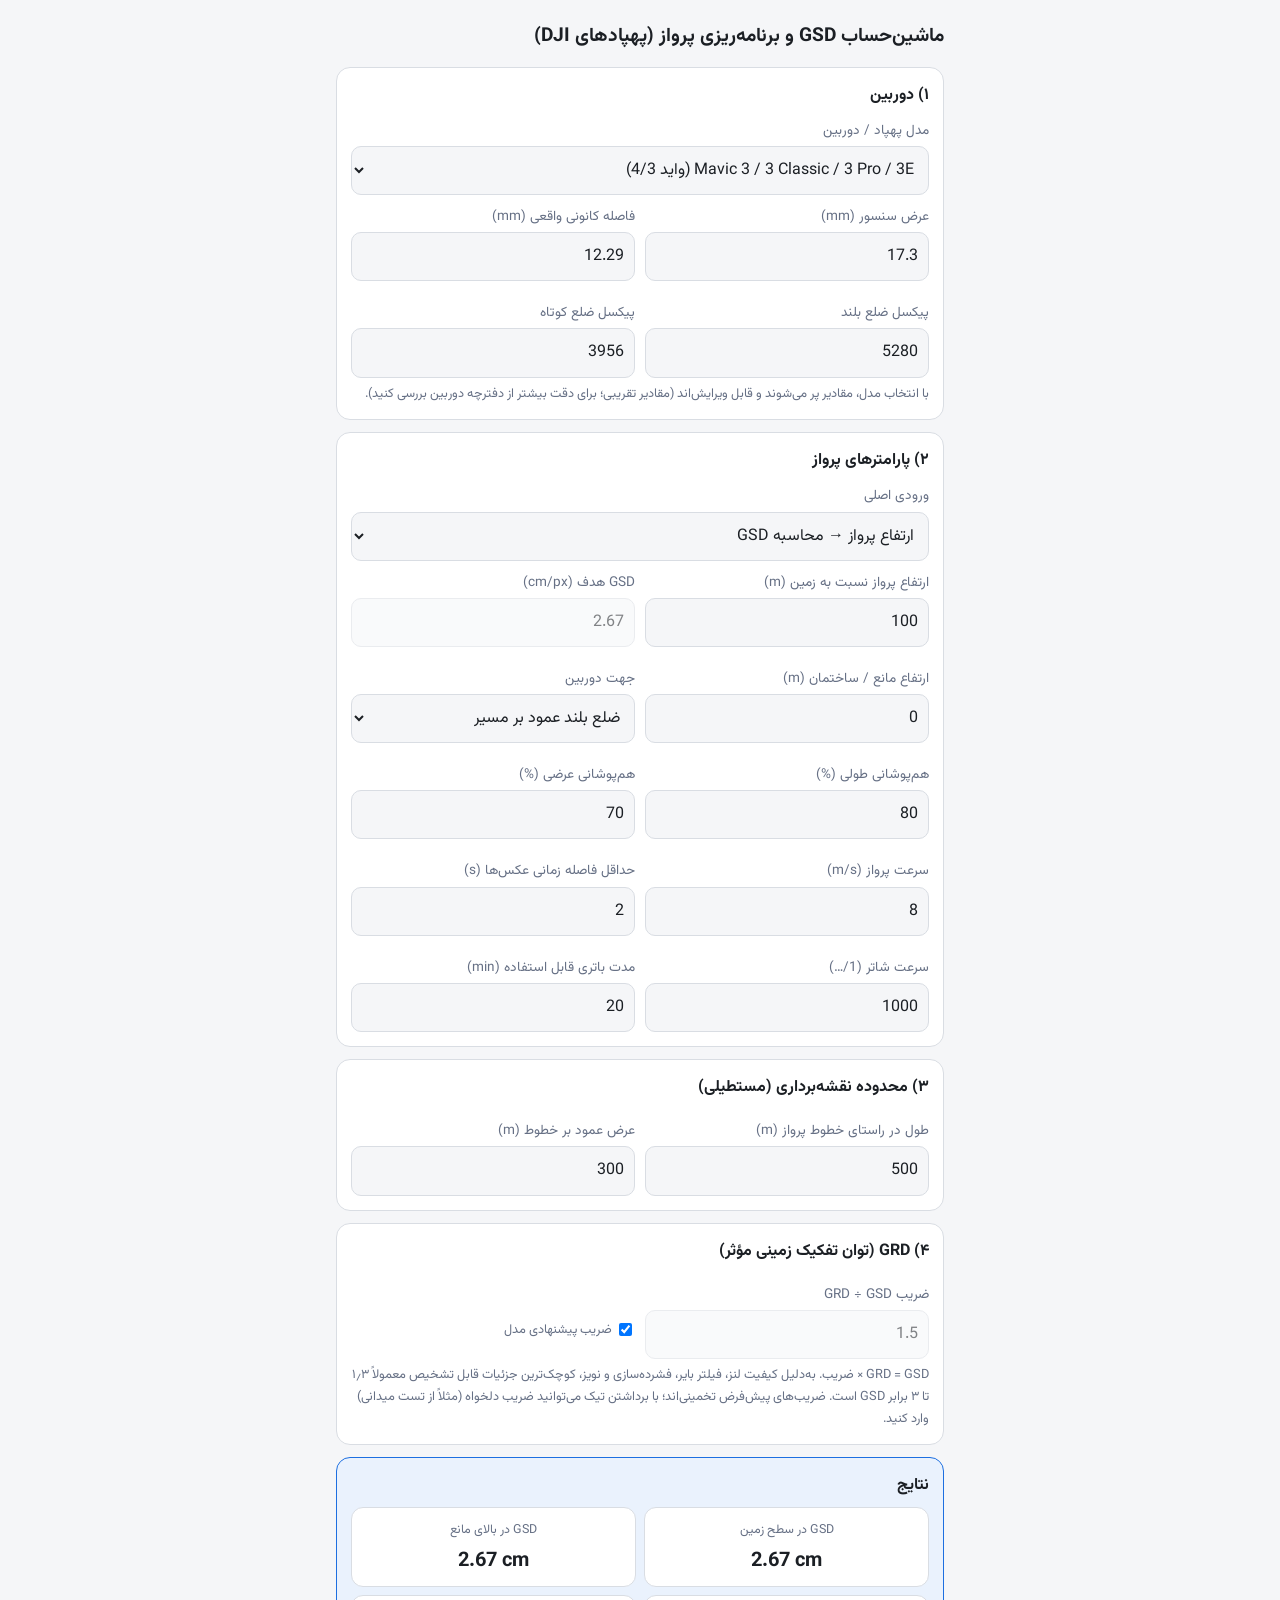
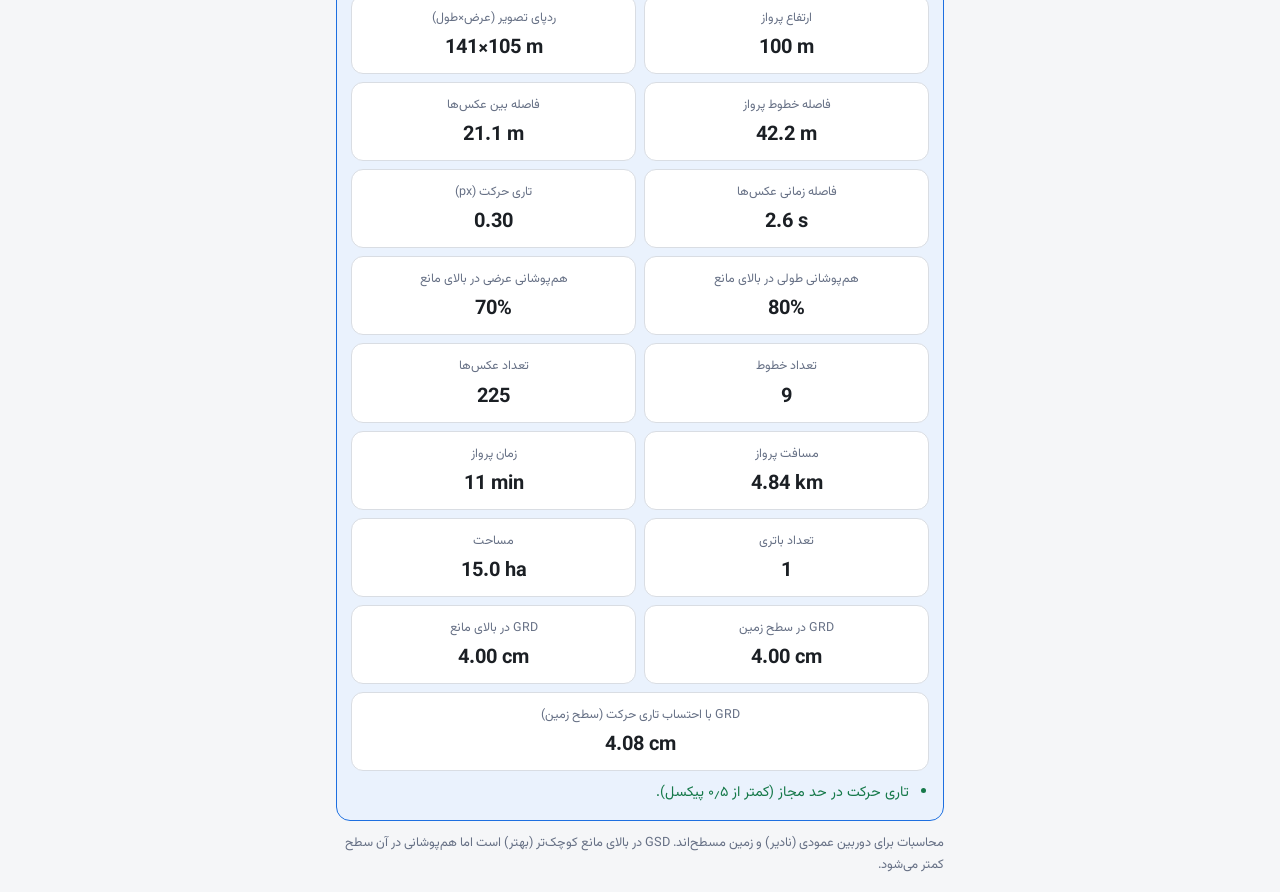
<file: tools/gsd.html>
<!DOCTYPE html>
<html lang="fa" dir="rtl">
<head>
<meta charset="utf-8">
<meta name="viewport" content="width=device-width, initial-scale=1, viewport-fit=cover">
<title>ماشین‌حساب GSD پهپادهای DJI</title>
<link rel="stylesheet" href="fonts/fonts.css">
<style>
:root{box-sizing:border-box;padding-top:env(safe-area-inset-top,0px);padding-bottom:env(safe-area-inset-bottom,0px);
--bg:#f5f6f8;--card:#fff;--tx:#1b1f24;--mut:#667085;--bd:#d9dde3;--ac:#1d6fe0;--ok:#16794a;--wr:#b45309;--er:#b42318;--res:#eaf2fd}
html{scroll-padding-top:env(safe-area-inset-top,0px)}
@media (prefers-color-scheme:dark){:root:not([data-theme="light"]){--bg:#14171c;--card:#1d2127;--tx:#eceef1;--mut:#9aa3af;--bd:#343a43;--ac:#5b9bf5;--ok:#4cc38a;--wr:#f0a04b;--er:#f97066;--res:#1c2a3e}}
:root[data-theme="dark"]{--bg:#14171c;--card:#1d2127;--tx:#eceef1;--mut:#9aa3af;--bd:#343a43;--ac:#5b9bf5;--ok:#4cc38a;--wr:#f0a04b;--er:#f97066;--res:#1c2a3e}
*{box-sizing:border-box}
body{margin:0;background:var(--bg);color:var(--tx);font-family:"Vazirmatn",Tahoma,sans-serif;line-height:1.7}
.w{max-width:640px;margin:0 auto;padding:16px}
h1{font-size:1.2rem;margin:4px 0 14px}
h2{font-size:1rem;margin:0 0 8px}
.c{background:var(--card);border:1px solid var(--bd);border-radius:14px;padding:14px;margin-bottom:12px}
label{display:block;font-size:.85rem;color:var(--mut);margin:10px 0 4px}
select,input{width:100%;font:inherit;padding:10px;border:1px solid var(--bd);border-radius:10px;background:var(--bg);color:var(--tx)}
input:disabled{opacity:.55}
.r{display:grid;grid-template-columns:1fr 1fr;gap:10px}
.n{font-size:.8rem;color:var(--mut);margin-top:6px}
.res{background:var(--res);border-color:var(--ac)}
.g{display:grid;grid-template-columns:1fr 1fr;gap:8px;text-align:center}
.g div{background:var(--card);border:1px solid var(--bd);border-radius:12px;padding:8px}
.g b{display:block;font-size:1.25rem;direction:ltr}
.g span{font-size:.78rem;color:var(--mut)}
ul{margin:10px 0 0;padding-inline-start:20px;font-size:.9rem}
.ok{color:var(--ok)}.wr{color:var(--wr)}.er{color:var(--er)}
</style>
</head>
<body>
<div class="w">
<h1>ماشین‌حساب GSD و برنامه‌ریزی پرواز (پهپادهای DJI)</h1>

<div class="c">
<h2>۱) دوربین</h2>
<label>مدل پهپاد / دوربین</label>
<select id="model"></select>
<div class="r">
<div><label>عرض سنسور (mm)</label><input id="sw" type="number" step="0.01"></div>
<div><label>فاصله کانونی واقعی (mm)</label><input id="fl" type="number" step="0.01"></div>
<div><label>پیکسل ضلع بلند</label><input id="iw" type="number"></div>
<div><label>پیکسل ضلع کوتاه</label><input id="ih" type="number"></div>
</div>
<div class="n">با انتخاب مدل، مقادیر پر می‌شوند و قابل ویرایش‌اند (مقادیر تقریبی؛ برای دقت بیشتر از دفترچه دوربین بررسی کنید).</div>
</div>

<div class="c">
<h2>۲) پارامترهای پرواز</h2>
<label>ورودی اصلی</label>
<select id="mode"><option value="alt">ارتفاع پرواز → محاسبه GSD</option><option value="gsd">GSD هدف → محاسبه ارتفاع</option></select>
<div class="r">
<div><label>ارتفاع پرواز نسبت به زمین (m)</label><input id="alt" type="number" value="100" min="1"></div>
<div><label>GSD هدف (cm/px)</label><input id="tg" type="number" value="2" step="0.1" min="0.1"></div>
<div><label>ارتفاع مانع / ساختمان (m)</label><input id="obs" type="number" value="0" min="0"></div>
<div><label>جهت دوربین</label><select id="ori"><option value="across">ضلع بلند عمود بر مسیر</option><option value="along">ضلع بلند موازی مسیر</option></select></div>
<div><label>هم‌پوشانی طولی (%)</label><input id="fo" type="number" value="80" min="0" max="95"></div>
<div><label>هم‌پوشانی عرضی (%)</label><input id="so" type="number" value="70" min="0" max="95"></div>
<div><label>سرعت پرواز (m/s)</label><input id="spd" type="number" value="8" step="0.5" min="0.5"></div>
<div><label>حداقل فاصله زمانی عکس‌ها (s)</label><input id="mi" type="number" value="2" step="0.5" min="0.5"></div>
<div><label>سرعت شاتر (1/…)</label><input id="sh" type="number" value="1000" min="30"></div>
<div><label>مدت باتری قابل استفاده (min)</label><input id="bat" type="number" value="20" min="3"></div>
</div>
</div>

<div class="c">
<h2>۳) محدوده نقشه‌برداری (مستطیلی)</h2>
<div class="r">
<div><label>طول در راستای خطوط پرواز (m)</label><input id="L" type="number" value="500" min="1"></div>
<div><label>عرض عمود بر خطوط (m)</label><input id="W" type="number" value="300" min="1"></div>
</div>
</div>

<div class="c">
<h2>۴) GRD (توان تفکیک زمینی مؤثر)</h2>
<div class="r">
<div><label>ضریب GRD ÷ GSD</label><input id="kf" type="number" step="0.1" min="1" value="1.5"></div>
<div><label>&nbsp;</label><div class="n" style="margin:0;padding:10px 0"><input type="checkbox" id="autok" checked style="width:auto;vertical-align:middle"> ضریب پیشنهادی مدل</div></div>
</div>
<div class="n">GRD = GSD × ضریب. به‌دلیل کیفیت لنز، فیلتر بایر، فشرده‌سازی و نویز، کوچک‌ترین جزئیات قابل تشخیص معمولاً ۱٫۳ تا ۳ برابر GSD است. ضریب‌های پیش‌فرض تخمینی‌اند؛ با برداشتن تیک می‌توانید ضریب دلخواه (مثلاً از تست میدانی) وارد کنید.</div>
</div>

<div class="c res">
<h2>نتایج</h2>
<div class="g">
<div><span>GSD در سطح زمین</span><b id="rG">—</b></div>
<div><span>GSD در بالای مانع</span><b id="rGo">—</b></div>
<div><span>ارتفاع پرواز</span><b id="rA">—</b></div>
<div><span>ردپای تصویر (عرض×طول)</span><b id="rF">—</b></div>
<div><span>فاصله خطوط پرواز</span><b id="rLs">—</b></div>
<div><span>فاصله بین عکس‌ها</span><b id="rPd">—</b></div>
<div><span>فاصله زمانی عکس‌ها</span><b id="rPi">—</b></div>
<div><span>تاری حرکت (px)</span><b id="rB">—</b></div>
<div><span>هم‌پوشانی طولی در بالای مانع</span><b id="rOf">—</b></div>
<div><span>هم‌پوشانی عرضی در بالای مانع</span><b id="rOs">—</b></div>
</div>
<div class="g" style="margin-top:8px">
<div><span>تعداد خطوط</span><b id="rN">—</b></div>
<div><span>تعداد عکس‌ها</span><b id="rP">—</b></div>
<div><span>مسافت پرواز</span><b id="rD">—</b></div>
<div><span>زمان پرواز</span><b id="rT">—</b></div>
<div><span>تعداد باتری</span><b id="rBt">—</b></div>
<div><span>مساحت</span><b id="rAr">—</b></div>
</div>
<div class="g" style="margin-top:8px">
<div><span>GRD در سطح زمین</span><b id="rGR">—</b></div>
<div><span>GRD در بالای مانع</span><b id="rGRo">—</b></div>
<div style="grid-column:1/-1"><span>GRD با احتساب تاری حرکت (سطح زمین)</span><b id="rGRb">—</b></div>
</div>
<ul id="msgs"></ul>
</div>
<div class="n">محاسبات برای دوربین عمودی (نادیر) و زمین مسطح‌اند. GSD در بالای مانع کوچک‌تر (بهتر) است اما هم‌پوشانی در آن سطح کمتر می‌شود.</div>
</div>

<script>
// name, sensor width mm, real focal mm, long px, short px
var M=[
["Mavic 3 / 3 Classic / 3 Pro / 3E (واید 4/3)",17.3,12.29,5280,3956],
["Matrice 4E (واید 4/3)",17.3,12.29,5280,3956],
["Air 3 / Mini 3 / Mini 3 Pro / Mini 4 Pro (۴۸MP)",9.84,6.7,8064,6048],
["Air 2S",13.2,8.38,5472,3648],
["Mavic Air 2 (۴۸MP)",6.4,4.5,8000,6000],
["Mavic 2 Pro",13.2,10.26,5472,3648],
["Mavic 2 Zoom (واید)",6.17,4.3,4000,3000],
["Mavic Pro",6.17,4.73,4000,3000],
["Mini 2 / Mini SE",6.17,4.5,4000,3000],
["Phantom 4 Pro / Pro V2 / Advanced",13.2,8.8,5472,3648],
["Phantom 4 RTK",13.2,8.8,5472,3648],
["Phantom 3 Pro / Advanced",6.17,3.61,4000,3000],
["Inspire 2 + Zenmuse X7 (24mm)",23.5,24,6016,4008],
["Inspire 2 + Zenmuse X5S (15mm)",17.3,15,5280,3956],
["Matrice 300/350 + Zenmuse P1 (24mm)",35.9,24,8192,5460],
["Matrice 300/350 + Zenmuse P1 (35mm)",35.9,35,8192,5460],
["Matrice 300/350 + Zenmuse P1 (50mm)",35.9,50,8192,5460],
["Zenmuse L1 (RGB)",13.2,8.8,5472,3648],
["Zenmuse L2 (RGB)",17.3,12.29,5280,3956],
["دلخواه",13.2,8.8,5472,3648]
];
// پیش‌فرض ضریب GRD/GSD به ترتیب مدل‌های بالا (تخمینی)
var K=[1.5,1.5,2.0,1.6,2.2,1.6,2.4,2.4,2.4,1.7,1.6,2.6,1.4,1.5,1.3,1.3,1.3,1.7,1.5,2.0];
var $=function(i){return document.getElementById(i)};
var ms=$("model");
M.forEach(function(m,i){var o=document.createElement("option");o.value=i;o.textContent=m[0];ms.appendChild(o)});
function load(){var m=M[ms.value];$("sw").value=m[1];$("fl").value=m[2];$("iw").value=m[3];$("ih").value=m[4];calc()}
function set(id,t){$(id).textContent=t}
function fm(v,d){return v.toFixed(d===undefined?1:d)}
function calc(){
  var sw=+$("sw").value,f=+$("fl").value,iw=+$("iw").value,ih=+$("ih").value;
  var mode=$("mode").value,h=+$("obs").value,spd=+$("spd").value,mi=+$("mi").value,sh=+$("sh").value;
  var fo=+$("fo").value/100,so=+$("so").value/100,L=+$("L").value,W=+$("W").value,bat=+$("bat").value;
  $("alt").disabled=mode=="gsd";$("tg").disabled=mode=="alt";
  var autoK=$("autok").checked;$("kf").disabled=autoK;if(autoK)$("kf").value=K[ms.value];
  var kk=+$("kf").value||1;
  if(!(sw>0&&f>0&&iw>0&&ih>0&&spd>0&&L>0&&W>0)) return;
  var H,g;
  if(mode=="alt"){H=+$("alt").value;g=H*sw/(f*iw)}            // m/px
  else{g=+$("tg").value/100;H=g*f*iw/sw;$("alt").value=fm(H,0)}
  if(!(H>0)) return;
  if(mode=="alt")$("tg").value=fm(g*100,2);
  var gcm=g*100;
  var fpL=g*iw,fpS=g*ih;
  var across=$("ori").value=="across"?fpL:fpS, along=$("ori").value=="across"?fpS:fpL;
  var ls=(1-so)*across,pd=(1-fo)*along,pi=pd/spd;
  var msgs=[];
  var blur=spd/sh/g;
  var go=H>h?gcm*(H-h)/H:NaN;
  var k=H/(H-h);
  var ofo=H>h?Math.max(0,1-(1-fo)*k):0, oso=H>h?Math.max(0,1-(1-so)*k):0;
  var lines=Math.ceil(W/ls)+1,perLine=Math.ceil(L/pd)+1,photos=lines*perLine;
  var dist=lines*L+(lines-1)*ls,time=dist/spd+lines*6;
  set("rG",fm(gcm,2)+" cm");
  set("rGo",isNaN(go)?"—":fm(go,2)+" cm");
  set("rA",fm(H,0)+" m");
  set("rF",fm(across,0)+"×"+fm(along,0)+" m");
  set("rLs",fm(ls,1)+" m");
  set("rPd",fm(pd,1)+" m");
  set("rPi",fm(pi,1)+" s");
  set("rB",fm(blur,2));
  set("rOf",fm(ofo*100,0)+"%");
  set("rOs",fm(oso*100,0)+"%");
  set("rN",lines);
  set("rP",photos);
  set("rD",fm(dist/1000,2)+" km");
  set("rT",fm(time/60,0)+" min");
  set("rBt",Math.ceil(time/60/bat));
  set("rAr",fm(L*W/10000,1)+" ha");
  var grd=gcm*kk;
  set("rGR",fm(grd,2)+" cm");
  set("rGRo",isNaN(go)?"—":fm(go*kk,2)+" cm");
  set("rGRb",fm(Math.sqrt(grd*grd+Math.pow(blur*gcm,2)),2)+" cm");
  if(pi<mi)msgs.push('<li class="er">فاصله زمانی عکس‌ها ('+fm(pi,1)+' s) کمتر از حداقل دوربین است. سرعت را به حداکثر <b>'+fm(pd/mi,1)+' m/s</b> کاهش دهید یا هم‌پوشانی طولی را کمتر کنید.</li>');
  if(blur>1)msgs.push('<li class="er">تاری حرکت بیش از ۱ پیکسل است؛ شاتر سریع‌تر یا سرعت کمتر لازم است.</li>');
  else if(blur>0.5)msgs.push('<li class="wr">تاری حرکت بین ۰٫۵ تا ۱ پیکسل است؛ برای فتوگرامتری دقیق شاتر را سریع‌تر کنید.</li>');
  else msgs.push('<li class="ok">تاری حرکت در حد مجاز (کمتر از ۰٫۵ پیکسل).</li>');
  if(h>0){
    if(h>=H)msgs.push('<li class="er">ارتفاع مانع از ارتفاع پرواز بیشتر یا برابر است؛ ارتفاع پرواز را افزایش دهید.</li>');
    else{
      if(H-h<30)msgs.push('<li class="wr">فاصله پهپاد تا بالای مانع کمتر از ۳۰ متر است؛ مسائل ایمنی را بررسی کنید.</li>');
      if(ofo<0.6||oso<0.5)msgs.push('<li class="wr">هم‌پوشانی در بالای مانع افت می‌کند (طولی '+fm(ofo*100,0)+'٪، عرضی '+fm(oso*100,0)+'٪)؛ برای بازسازی مناسب، هم‌پوشانی را بیشتر کنید.</li>');
    }
  }
  if(fo<0.7||so<0.6)msgs.push('<li class="wr">برای فتوگرامتری معمولاً هم‌پوشانی طولی ۷۵–۸۵٪ و عرضی ۶۵–۷۵٪ توصیه می‌شود.</li>');
  $("msgs").innerHTML=msgs.join("");
}
ms.addEventListener("change",load);
["sw","fl","iw","ih","mode","alt","tg","obs","ori","fo","so","spd","mi","sh","bat","L","W","kf","autok"].forEach(function(i){$(i).addEventListener("input",calc)});
load();
</script>
</body>
</html>
</file>
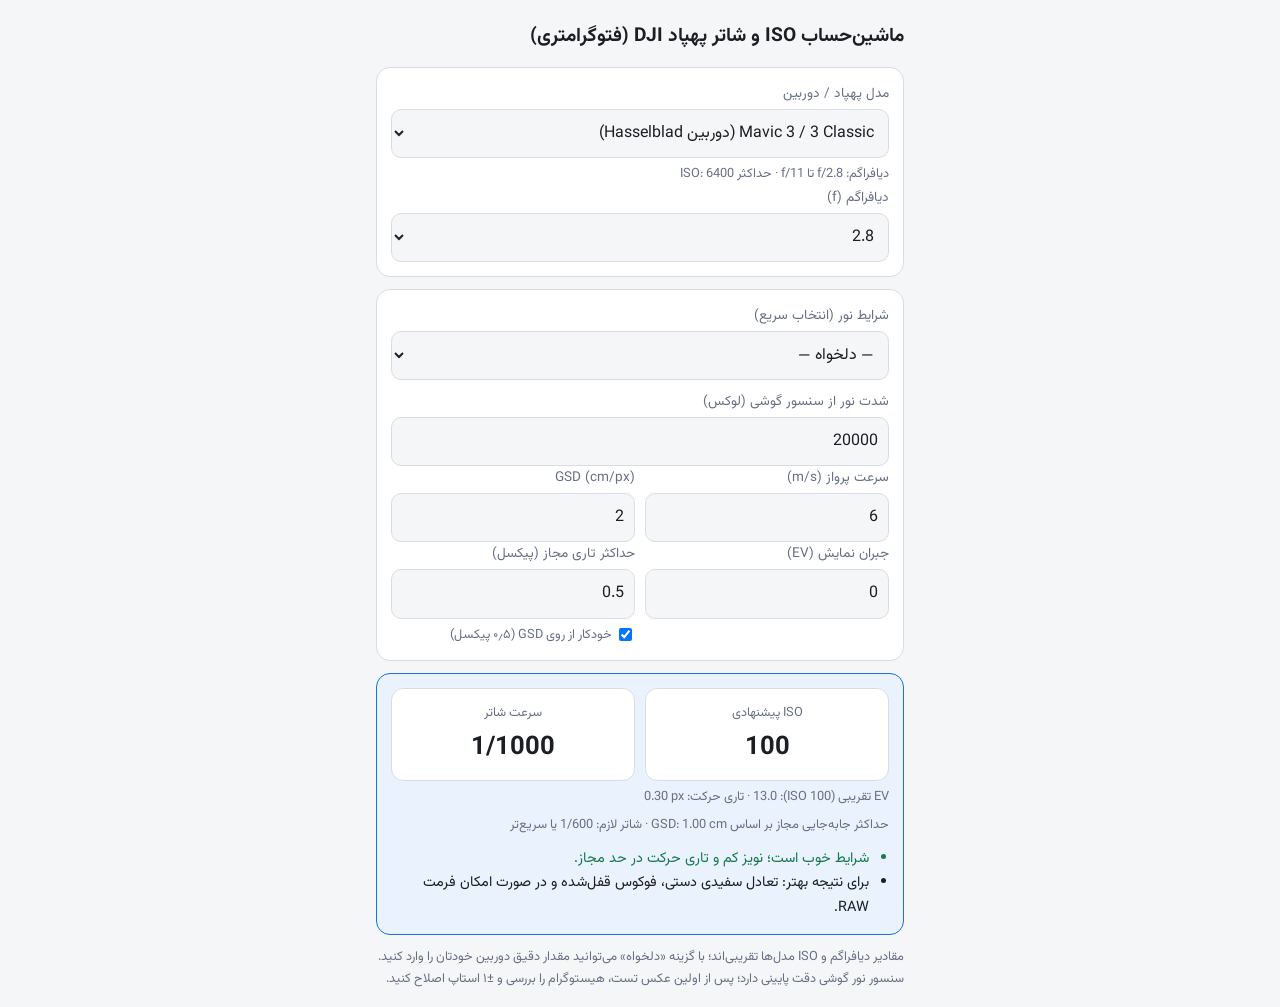
<file: tools/iso-shutter.html>
<!DOCTYPE html>
<html lang="fa" dir="rtl">
<head>
<meta charset="utf-8">
<meta name="viewport" content="width=device-width, initial-scale=1, viewport-fit=cover">
<title>ماشین‌حساب ISO و شاتر پهپاد DJI</title>
<link rel="stylesheet" href="fonts/fonts.css">
<style>
:root{box-sizing:border-box;padding-top:env(safe-area-inset-top,0px);padding-bottom:env(safe-area-inset-bottom,0px);
--bg:#f5f6f8;--card:#fff;--tx:#1b1f24;--mut:#667085;--bd:#d9dde3;--ac:#1d6fe0;--ok:#16794a;--wr:#b45309;--er:#b42318;--res:#eaf2fd}
html{scroll-padding-top:env(safe-area-inset-top,0px)}
@media (prefers-color-scheme:dark){:root:not([data-theme="light"]){--bg:#14171c;--card:#1d2127;--tx:#eceef1;--mut:#9aa3af;--bd:#343a43;--ac:#5b9bf5;--ok:#4cc38a;--wr:#f0a04b;--er:#f97066;--res:#1c2a3e}}
:root[data-theme="dark"]{--bg:#14171c;--card:#1d2127;--tx:#eceef1;--mut:#9aa3af;--bd:#343a43;--ac:#5b9bf5;--ok:#4cc38a;--wr:#f0a04b;--er:#f97066;--res:#1c2a3e}
*{box-sizing:border-box}
body{margin:0;background:var(--bg);color:var(--tx);font-family:"Vazirmatn",Tahoma,sans-serif;line-height:1.7}
.w{max-width:560px;margin:0 auto;padding:16px}
h1{font-size:1.2rem;margin:4px 0 14px}
.c{background:var(--card);border:1px solid var(--bd);border-radius:14px;padding:14px;margin-bottom:12px}
label{display:block;font-size:.85rem;color:var(--mut);margin:10px 0 4px}
label:first-child{margin-top:0}
select,input{width:100%;font:inherit;padding:10px;border:1px solid var(--bd);border-radius:10px;background:var(--bg);color:var(--tx)}
.r{display:grid;grid-template-columns:1fr 1fr;gap:10px}
.n{font-size:.8rem;color:var(--mut);margin-top:6px}
.res{background:var(--res);border-color:var(--ac)}
.big{display:grid;grid-template-columns:1fr 1fr;gap:10px;text-align:center}
.big div{background:var(--card);border-radius:12px;padding:10px;border:1px solid var(--bd)}
.big b{display:block;font-size:1.6rem;direction:ltr}
.big span{font-size:.8rem;color:var(--mut)}
ul{margin:10px 0 0;padding-inline-start:20px;font-size:.9rem}
.ok{color:var(--ok)}.wr{color:var(--wr)}.er{color:var(--er)}
.d{direction:ltr;unicode-bidi:embed}
</style>
</head>
<body>
<div class="w">
<h1>ماشین‌حساب ISO و شاتر پهپاد DJI (فتوگرامتری)</h1>

<div class="c">
<label>مدل پهپاد / دوربین</label>
<select id="model"></select>
<div class="n" id="minfo"></div>
<div id="apWrap"><label>دیافراگم (f)</label><select id="ap"></select></div>
<div id="custom" hidden>
<div class="r"><div><label>دیافراگم f/</label><input id="cN" type="number" step="0.1" value="2.8"></div>
<div><label>حداکثر ISO</label><input id="cI" type="number" step="100" value="6400"></div></div>
</div>
</div>

<div class="c">
<label>شرایط نور (انتخاب سریع)</label>
<select id="preset">
<option value="">— دلخواه —</option>
<option value="100000">آفتاب مستقیم (۱۰۰٬۰۰۰)</option>
<option value="50000">آفتاب با ابر کم (۵۰٬۰۰۰)</option>
<option value="15000">ابری (۱۵٬۰۰۰)</option>
<option value="3500">ابری سنگین (۳٬۵۰۰)</option>
<option value="750">سایه / غروب (۷۵۰)</option>
</select>
<label>شدت نور از سنسور گوشی (لوکس)</label>
<input id="lux" type="number" inputmode="decimal" value="20000" min="1">
<div class="r">
<div><label>سرعت پرواز (m/s)</label><input id="spd" type="number" inputmode="decimal" value="6" step="0.5" min="0.1"></div>
<div><label>GSD (cm/px)</label><input id="gsd" type="number" inputmode="decimal" value="2" step="0.1" min="0.1"></div>
</div>
<div class="r">
<div><label>جبران نمایش (EV)</label><input id="comp" type="number" inputmode="decimal" value="0" step="0.3"></div>
<div><label>حداکثر تاری مجاز (پیکسل)</label><input id="blur" type="number" inputmode="decimal" value="0.5" step="0.1" min="0.1" disabled><div class="n"><input type="checkbox" id="auto" checked style="width:auto;vertical-align:middle"> خودکار از روی GSD (۰٫۵ پیکسل)</div></div>
</div>
</div>

<div class="c res">
<div class="big">
<div><span>ISO پیشنهادی</span><b id="oIso">—</b></div>
<div><span>سرعت شاتر</span><b id="oSh">—</b></div>
</div>
<div class="n">EV تقریبی (ISO 100): <span id="oEv" class="d"></span> · تاری حرکت: <span id="oBl" class="d"></span> px</div>
<div class="n">حداکثر جابه‌جایی مجاز بر اساس GSD: <span id="oDm" class="d"></span> cm · شاتر لازم: <span id="oTm" class="d"></span> یا سریع‌تر</div>
<ul id="msgs"></ul>
</div>

<div class="n">مقادیر دیافراگم و ISO مدل‌ها تقریبی‌اند؛ با گزینه «دلخواه» می‌توانید مقدار دقیق دوربین خودتان را وارد کنید. سنسور نور گوشی دقت پایینی دارد؛ پس از اولین عکس تست، هیستوگرام را بررسی و ±۱ استاپ اصلاح کنید.</div>
</div>

<script>
// name, apertures list (first = default), maxISO
var M=[
["Mavic 3 / 3 Classic (دوربین Hasselblad)",[2.8,3.5,4,5.6,8,11],6400],
["Mavic 3 Pro (دوربین اصلی)",[2.8,3.5,4,5.6,8,11],6400],
["Mavic 3 Enterprise / Thermal (RGB)",[2.8,3.5,4,5.6,8,11],6400],
["Air 3 (واید)",[1.7],6400],
["Air 3 (تله)",[2.8],6400],
["Air 2S",[2.8],6400],
["Mavic Air 2",[2.8],6400],
["Mavic Air",[2.8],1600],
["Mavic 2 Pro",[2.8,4,5.6,8,11],3200],
["Mavic 2 Zoom",[2.8],3200],
["Mavic Pro",[2.2],1600],
["Mini 4 Pro",[1.7],6400],
["Mini 3 / Mini 3 Pro",[1.7],6400],
["Mini 2 / Mini 2 SE / Mini SE",[2.8],3200],
["Phantom 4 Pro / Pro V2",[2.8,4,5.6,8,11],3200],
["Phantom 4 RTK",[2.8,4,5.6,8,11],3200],
["Matrice 300/350 + Zenmuse P1",[2.8,4,5.6,8,11,16],25600],
["دلخواه (وارد کردن دستی)",[2.8],6400]
];
var SH=[8000,6400,5000,4000,3200,2500,2000,1600,1250,1000,800,640,500,400,320,250,200,160,125,100,80,60,50,40,30];
var $=function(i){return document.getElementById(i)};
var ms=$("model");
M.forEach(function(m,i){var o=document.createElement("option");o.value=i;o.textContent=m[0];ms.appendChild(o)});

function fillAp(){
  var m=M[ms.value],cu=ms.value==M.length-1;
  $("custom").hidden=!cu;
  $("apWrap").hidden=cu||m[1].length<2;
  $("ap").innerHTML=m[1].map(function(a){return "<option>"+a+"</option>"}).join("");
  $("minfo").textContent=cu?"":"دیافراگم: f/"+m[1][0]+(m[1].length>1?" تا f/"+m[1][m[1].length-1]:" (ثابت)")+" · حداکثر ISO: "+m[2];
  calc();
}
function nearest(t){var best=SH[0],d=1e9;SH.forEach(function(s){var x=Math.abs(Math.log2(s)-Math.log2(1/t));if(x<d){d=x;best=s}});return best}
function calc(){
  var cu=ms.value==M.length-1,m=M[ms.value];
  var N=cu?+$("cN").value:+$("ap").value||m[1][0];
  var maxI=cu?+$("cI").value:m[2];
  var lux=+$("lux").value,spd=+$("spd").value,gsd=+$("gsd").value/100,comp=+$("comp").value,bl=+$("blur").value;
  var auto=$("auto").checked;$("blur").disabled=auto;if(auto){bl=0.5;$("blur").value=bl}
  if(!(lux>0&&N>0&&spd>0&&gsd>0)){return}
  var ev=Math.log2(lux/2.5)+comp;
  var tmax=bl*gsd/spd;
  var iso=100,t,msgs=[];
  for(;;){t=N*N/(Math.pow(2,ev)*iso/100);if(t<=tmax||iso*2>maxI)break;iso*=2}
  var nd=0;
  if(t<1/8000){nd=Math.log2((1/8000)/t);t=1/8000}
  var s=nearest(t);
  var real=1/s;
  var blurPx=spd*real/gsd;
  if(nd>0.3){var k=Math.ceil(nd-0.15);var nm={1:"ND2",2:"ND4",3:"ND8",4:"ND16",5:"ND32",6:"ND64"}[Math.min(k,6)]||"ND64";
    msgs.push('<li class="wr">نور زیاد است؛ حتی با شاتر ۱/۸۰۰۰ حدود '+nd.toFixed(1)+' استاپ اضافه‌نوردهی می‌شود. از فیلتر <b>'+nm+'</b> استفاده کنید (یا دیافراگم را ببندید اگر مدل اجازه می‌دهد).</li>')}
  if(t>tmax*1.01){var ms2=bl*gsd/t;
    msgs.push('<li class="er">حتی با بیشینه ISO، شاتر کندتر از حد لازم برای تاری '+bl+' پیکسل است. سرعت پرواز را به حداکثر <b>'+ms2.toFixed(1)+' m/s</b> برسانید یا ارتفاع (GSD) را بیشتر کنید.</li>')}
  else if(iso<=400&&nd<=0.3){msgs.push('<li class="ok">شرایط خوب است؛ نویز کم و تاری حرکت در حد مجاز.</li>')}
  if(iso>=1600&&iso<=maxI){msgs.push('<li class="wr">ISO بالا نویز را زیاد می‌کند و ممکن است دقت تطبیق نقاط در فتوگرامتری کم شود.</li>')}
  if(lux<1000){msgs.push('<li class="wr">نور خیلی کم است؛ برای فتوگرامتری بهتر است پرواز را به زمان روشن‌تر موکول کنید.</li>')}
  msgs.push('<li>برای نتیجه بهتر: تعادل سفیدی دستی، فوکوس قفل‌شده و در صورت امکان فرمت RAW.</li>');
  $("oIso").textContent=iso;
  $("oSh").textContent="1/"+s;
  $("oEv").textContent=ev.toFixed(1);
  $("oBl").textContent=blurPx.toFixed(2);
  $("oDm").textContent=(bl*gsd*100).toFixed(2);
  $("oTm").textContent="1/"+Math.round(spd/(bl*gsd));
  $("msgs").innerHTML=msgs.join("");
}
ms.addEventListener("change",fillAp);
["ap","lux","spd","gsd","comp","blur","cN","cI","auto"].forEach(function(i){$(i).addEventListener("input",calc)});
$("preset").addEventListener("change",function(){if(this.value){$("lux").value=this.value;calc()}});
fillAp();
</script>
</body>
</html>
</file>
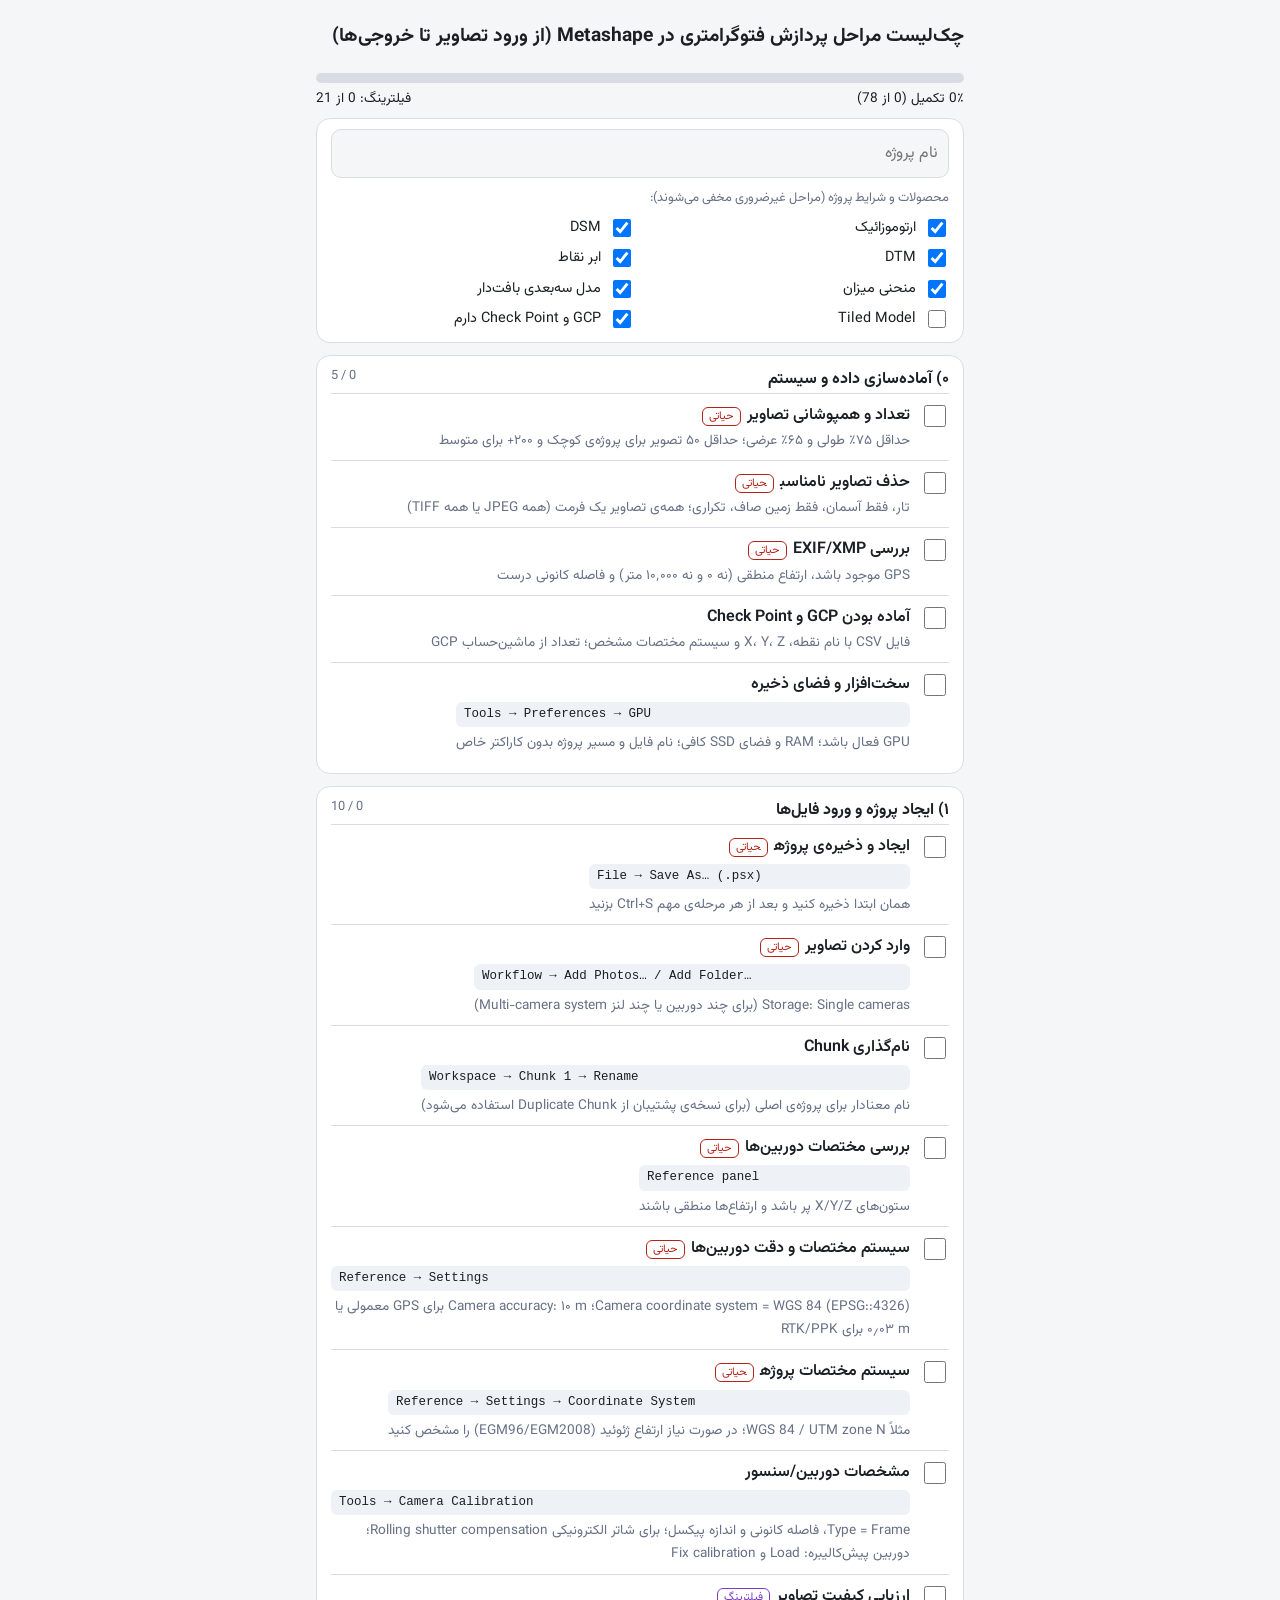
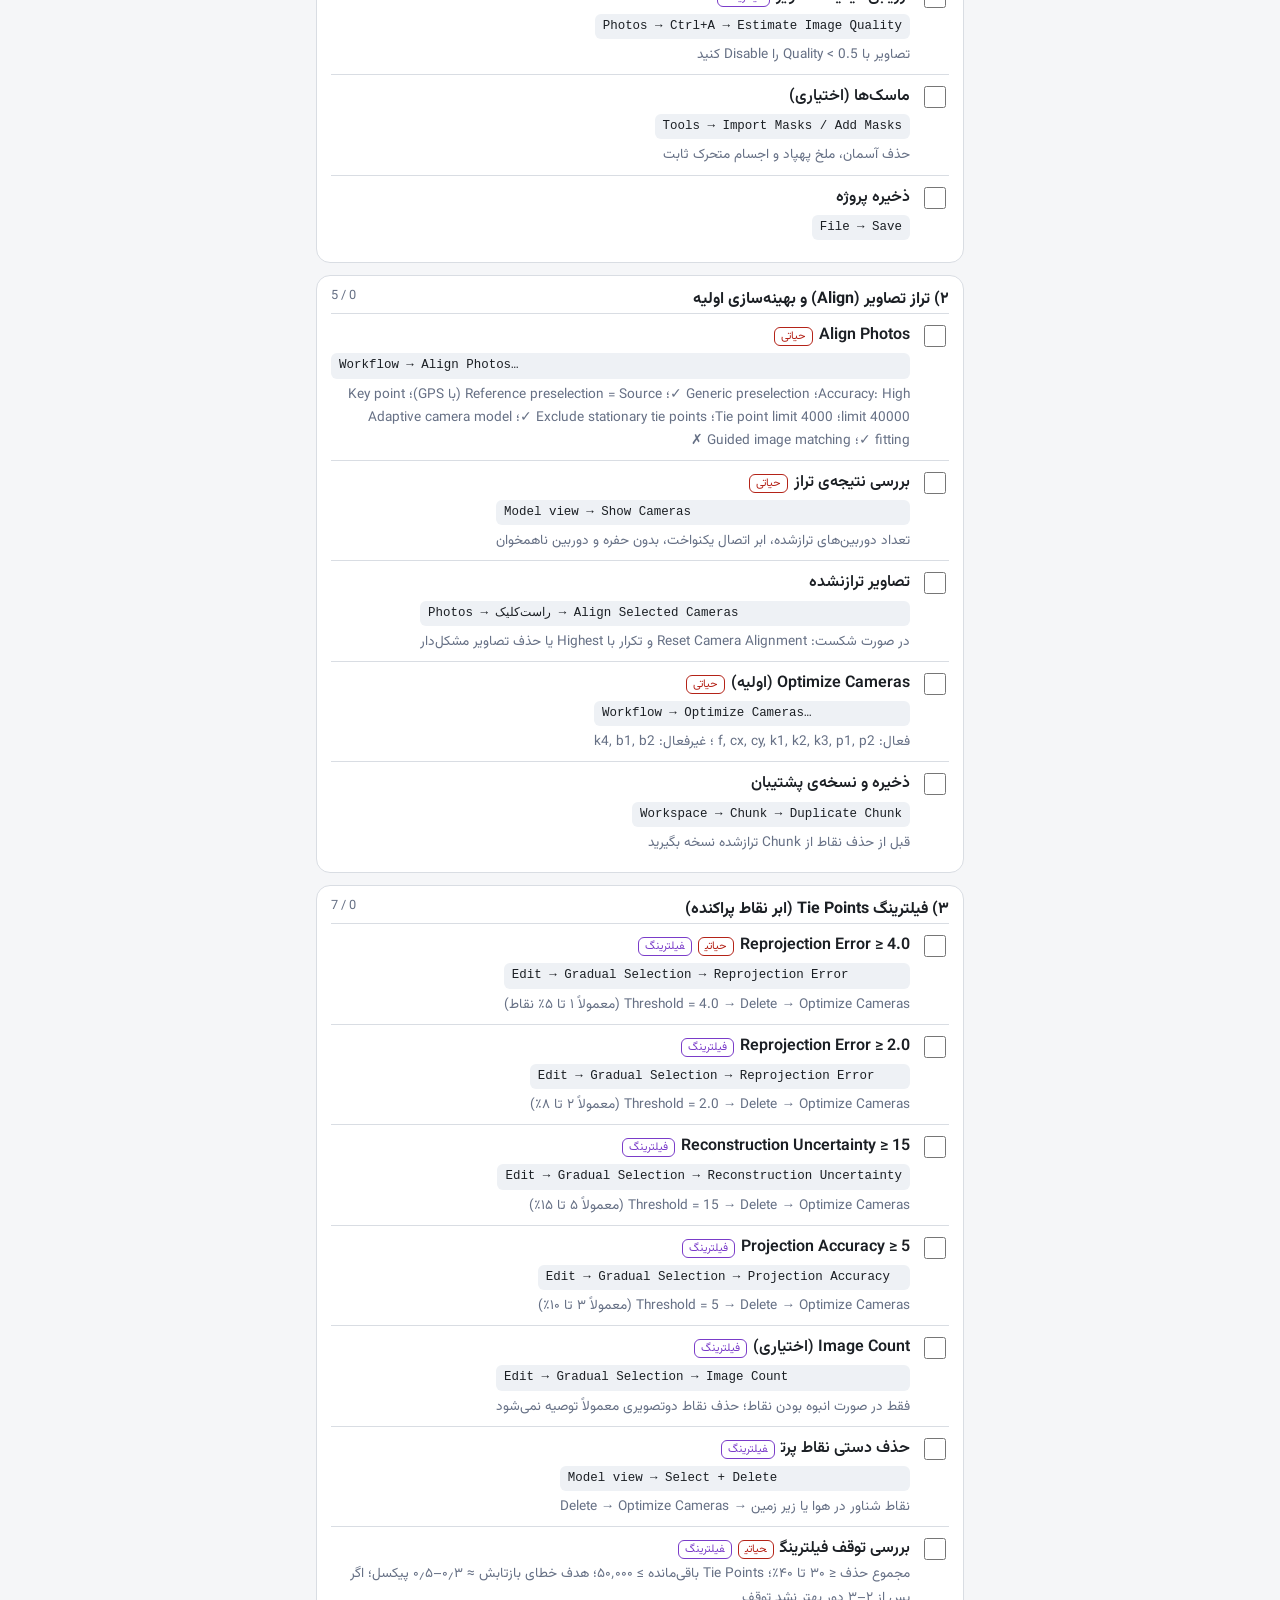
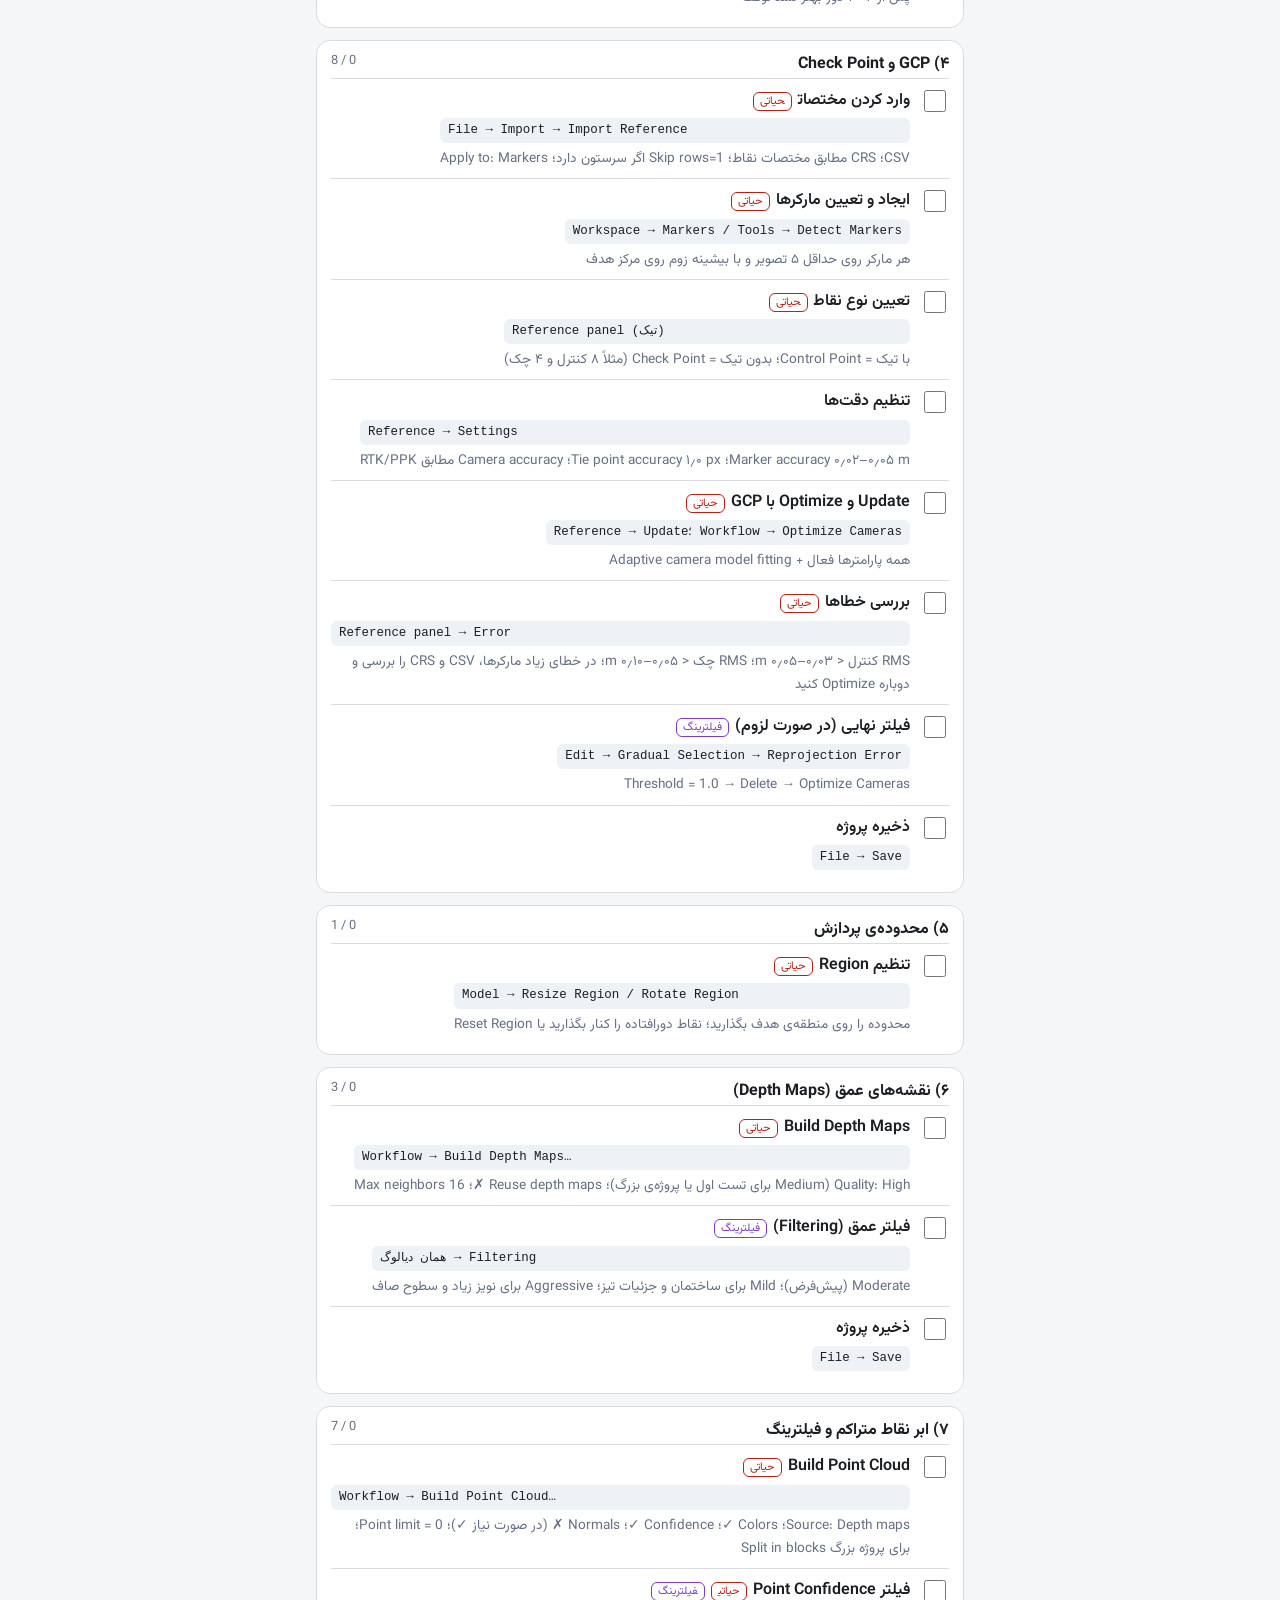
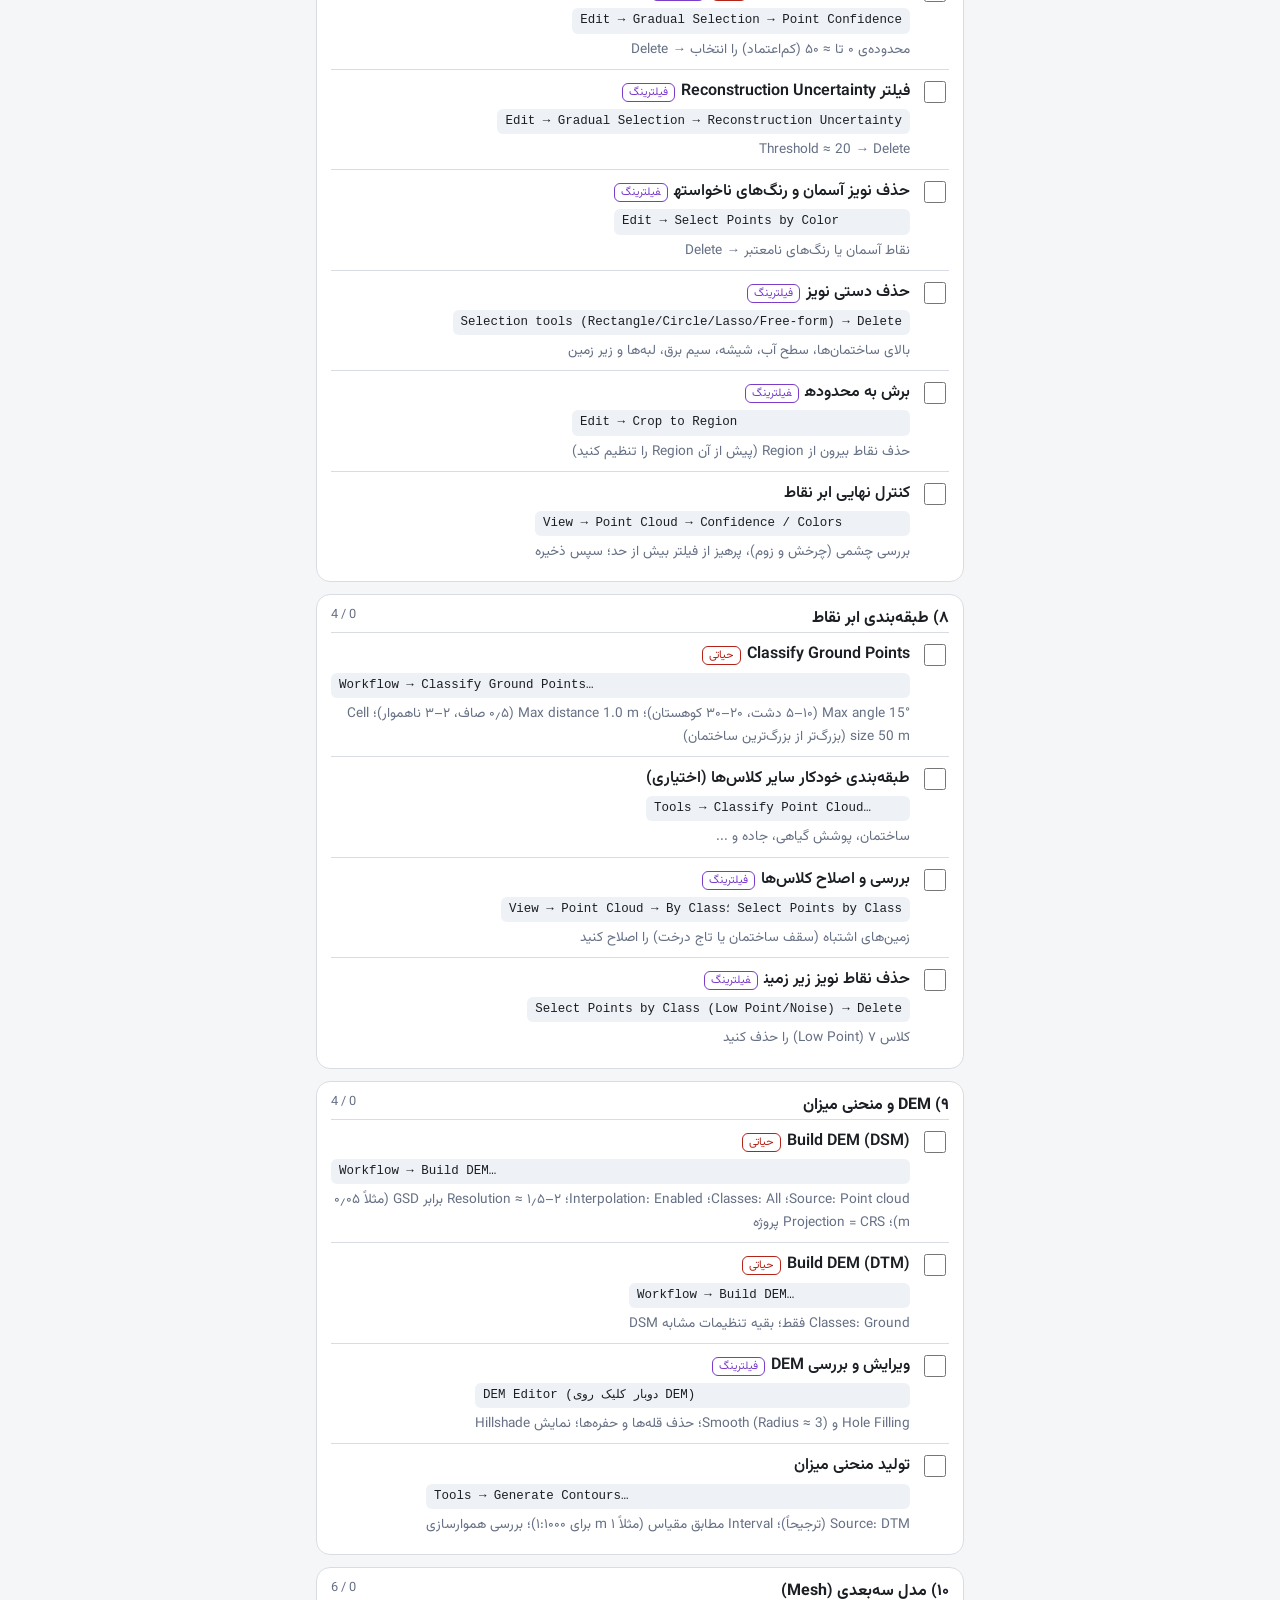
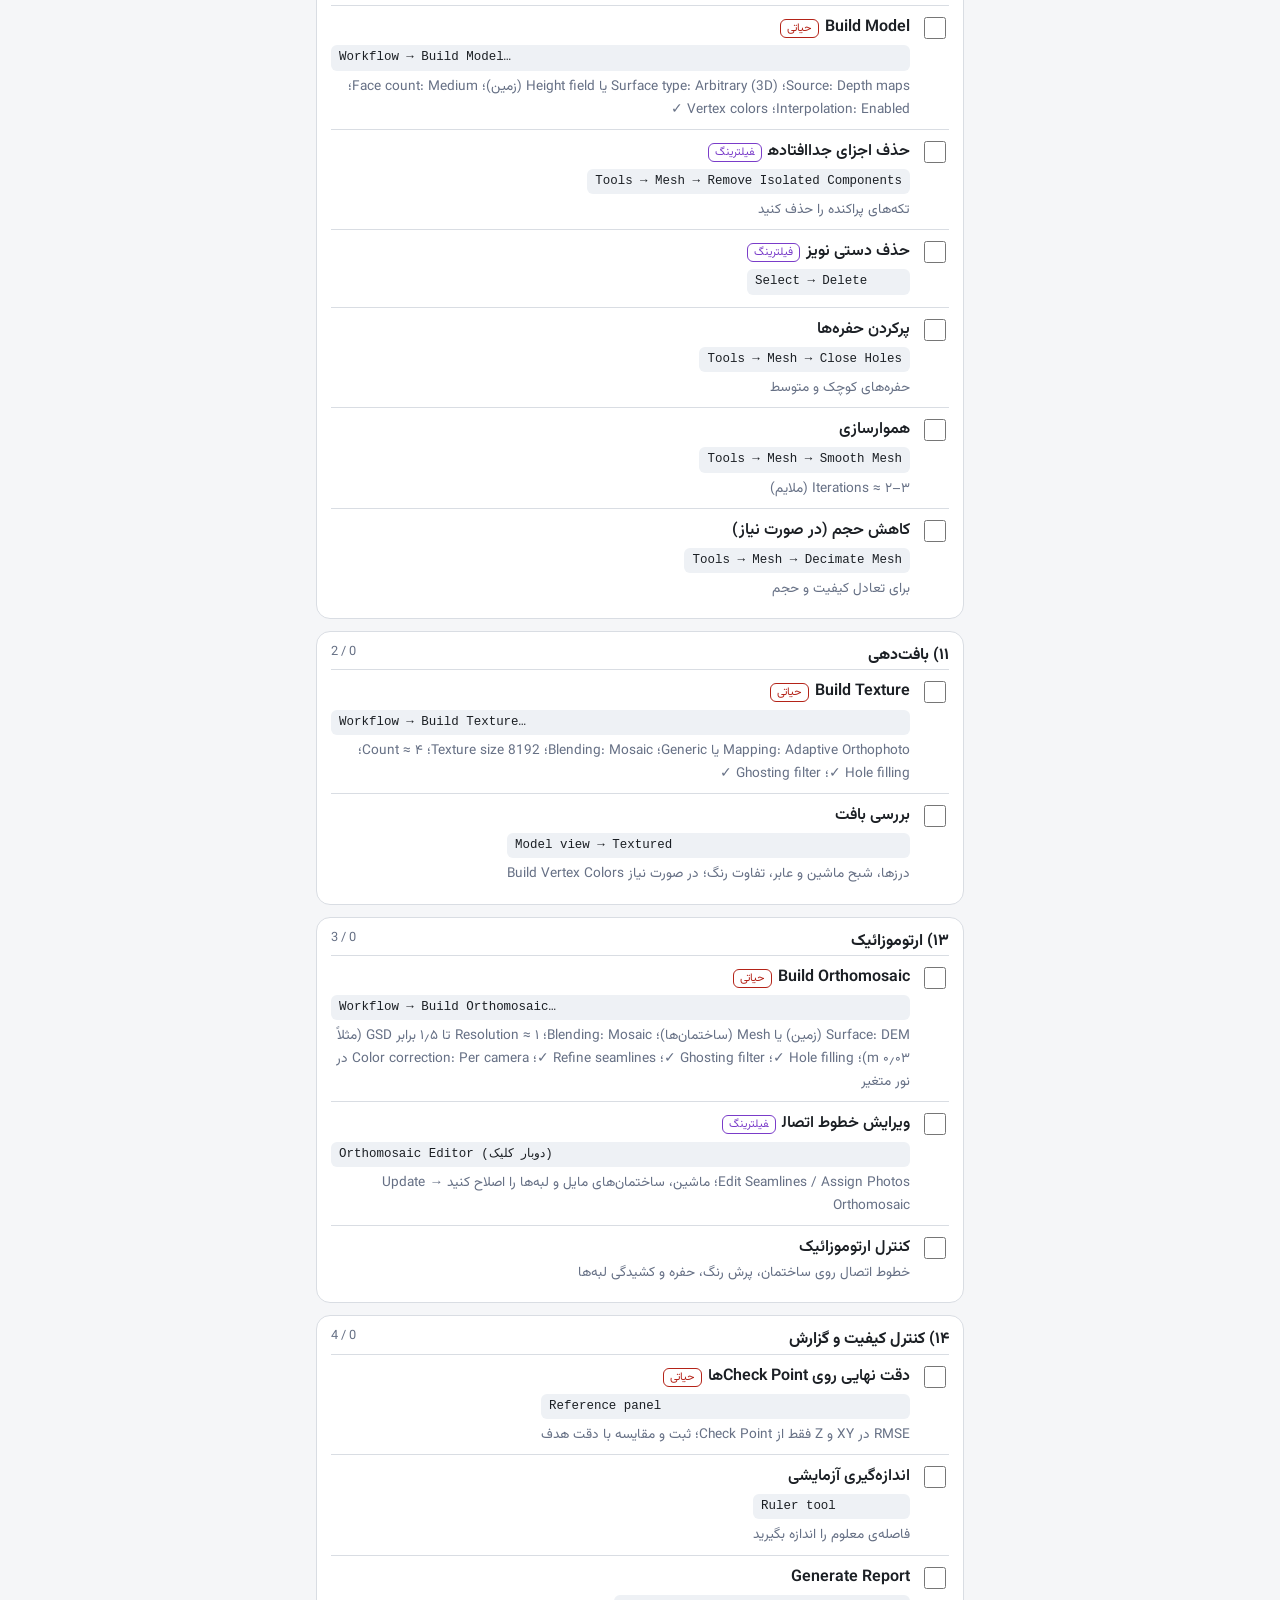
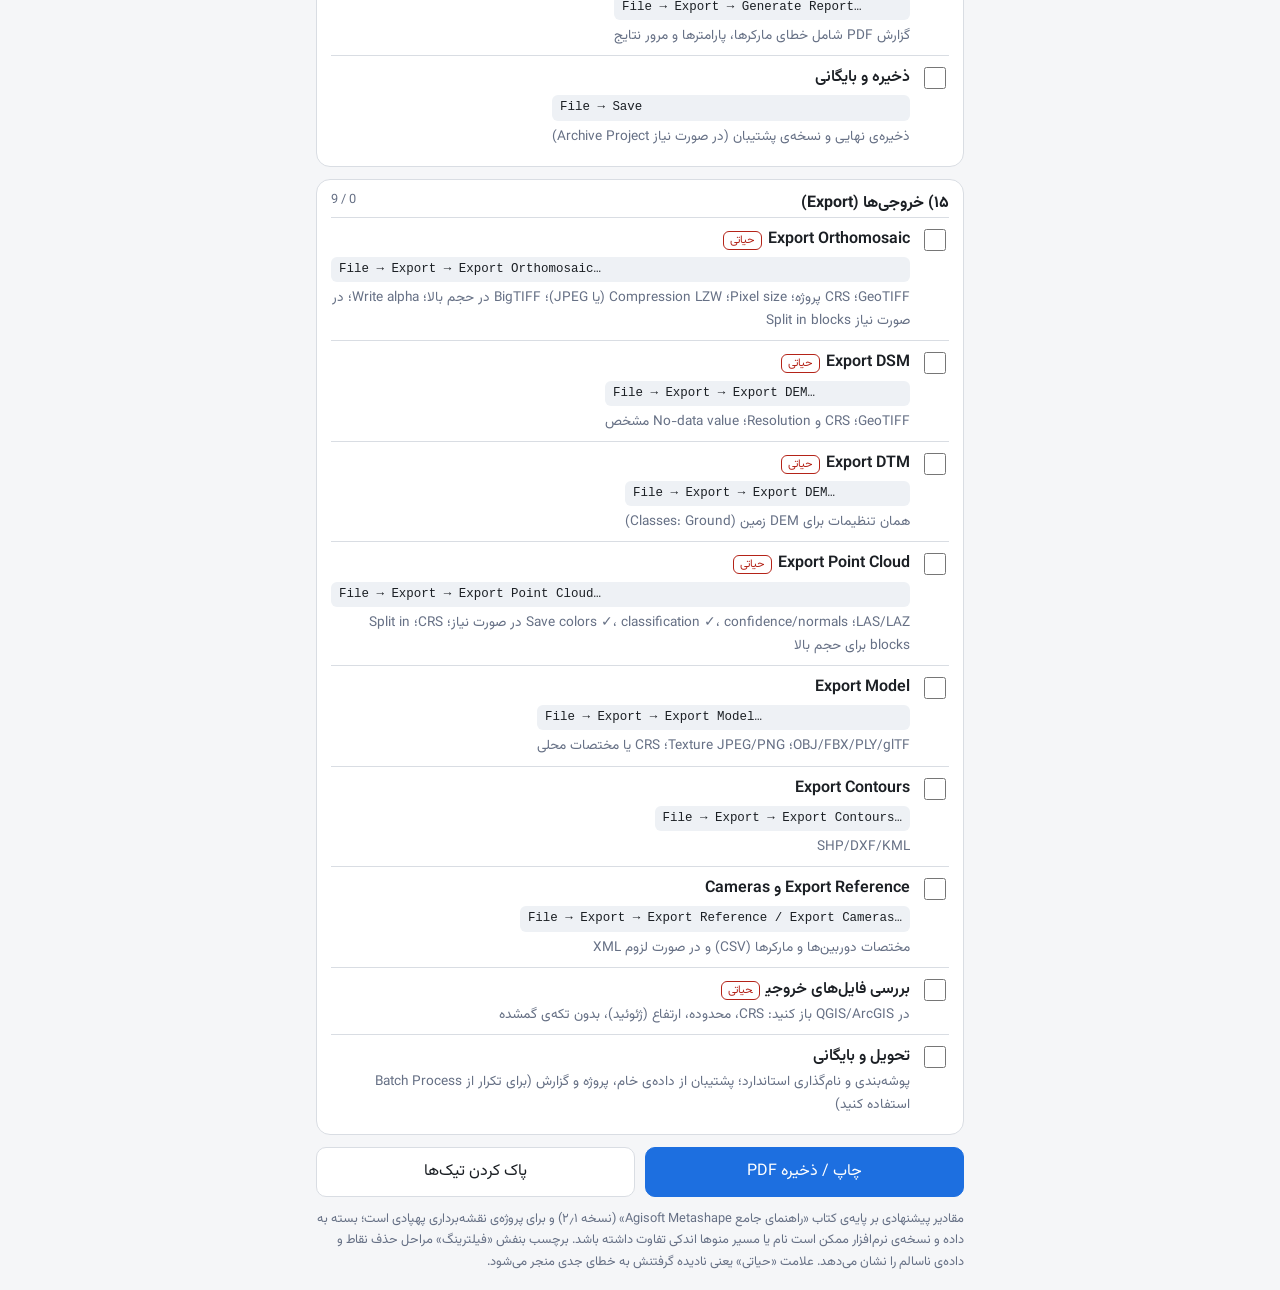
<file: tools/metashape.html>
<!DOCTYPE html>
<html lang="fa" dir="rtl">
<head>
<meta charset="utf-8">
<meta name="viewport" content="width=device-width, initial-scale=1, viewport-fit=cover">
<title>چک‌لیست مراحل پردازش در Metashape</title>
<link rel="stylesheet" href="fonts/fonts.css">
<style>
:root{box-sizing:border-box;padding-top:env(safe-area-inset-top,0px);padding-bottom:env(safe-area-inset-bottom,0px);
--bg:#f5f6f8;--card:#fff;--tx:#1b1f24;--mut:#667085;--bd:#d9dde3;--ac:#1d6fe0;--ok:#16794a;--wr:#b45309;--er:#b42318;--fb:#7a3cc9;--cd:#eef1f5}
html{scroll-padding-top:env(safe-area-inset-top,0px)}
@media (prefers-color-scheme:dark){:root:not([data-theme="light"]){--bg:#14171c;--card:#1d2127;--tx:#eceef1;--mut:#9aa3af;--bd:#343a43;--ac:#5b9bf5;--ok:#4cc38a;--wr:#f0a04b;--er:#f97066;--fb:#b794f4;--cd:#272c34}}
:root[data-theme="dark"]{--bg:#14171c;--card:#1d2127;--tx:#eceef1;--mut:#9aa3af;--bd:#343a43;--ac:#5b9bf5;--ok:#4cc38a;--wr:#f0a04b;--er:#f97066;--fb:#b794f4;--cd:#272c34}
*{box-sizing:border-box}
body{margin:0;background:var(--bg);color:var(--tx);font-family:"Vazirmatn",Tahoma,sans-serif;line-height:1.7}
.w{max-width:680px;margin:0 auto;padding:16px}
h1{font-size:1.2rem;margin:4px 0 12px}
.top{position:sticky;top:env(safe-area-inset-top,0px);z-index:5;background:var(--bg);padding:8px 0}
.bar{height:10px;background:var(--bd);border-radius:6px;overflow:hidden}
.bar i{display:block;height:100%;width:0;background:var(--ac);transition:width .2s}
.st{display:flex;justify-content:space-between;font-size:.85rem;margin-top:4px}
.c{background:var(--card);border:1px solid var(--bd);border-radius:14px;padding:10px 14px;margin-bottom:12px}
details.c>summary{cursor:pointer;font-weight:700;font-size:1rem;list-style:none;display:flex;justify-content:space-between;gap:8px}
details.c>summary span{font-size:.8rem;color:var(--mut);font-weight:400;white-space:nowrap}
.it{display:flex;gap:10px;align-items:flex-start;padding:8px 0;border-top:1px solid var(--bd);cursor:pointer}
.it input{width:22px;height:22px;margin-top:3px;flex:none;accent-color:var(--ok)}
.it.done .t{color:var(--mut);text-decoration:line-through}
.t b{font-weight:600}
.p{display:block;direction:ltr;text-align:left;font-family:ui-monospace,Consolas,monospace;font-size:.78rem;background:var(--cd);border-radius:6px;padding:2px 8px;margin:4px 0;color:var(--tx);unicode-bidi:embed}
.nt{display:block;font-size:.85rem;color:var(--mut)}
.k,.f{font-size:.7rem;border-radius:6px;padding:0 6px;margin-inline-start:6px;border:1px solid;white-space:nowrap}
.k{color:var(--er)}.f{color:var(--fb)}
.opt{display:grid;grid-template-columns:1fr 1fr;gap:6px 12px;font-size:.9rem}
.opt label{display:flex;gap:8px;align-items:center;cursor:pointer}
.opt input{width:18px;height:18px}
input[type=text]{width:100%;font:inherit;padding:10px;border:1px solid var(--bd);border-radius:10px;background:var(--bg);color:var(--tx)}
.btns{display:flex;gap:10px;margin:12px 0}
button{flex:1;font:inherit;padding:10px;border-radius:10px;border:1px solid var(--bd);background:var(--card);color:var(--tx);cursor:pointer}
button.pr{background:var(--ac);color:#fff;border-color:var(--ac)}
.n{font-size:.8rem;color:var(--mut)}
@media print{.top,.btns,.opt{display:none}details:not([open])>*{display:block}body{background:#fff;color:#000}.c{break-inside:avoid}}
</style>
</head>
<body>
<div class="w">
<h1>چک‌لیست مراحل پردازش فتوگرامتری در Metashape (از ورود تصاویر تا خروجی‌ها)</h1>
<div class="top">
<div class="bar"><i id="pb"></i></div>
<div class="st"><span id="pt"></span><span id="pf"></span></div>
</div>

<div class="c">
<input type="text" id="pn" placeholder="نام پروژه">
<div class="n" style="margin:10px 0 6px">محصولات و شرایط پروژه (مراحل غیرضروری مخفی می‌شوند):</div>
<div class="opt" id="opts"></div>
</div>

<div id="list"></div>

<div class="btns">
<button class="pr" id="print">چاپ / ذخیره PDF</button>
<button id="reset">پاک کردن تیک‌ها</button>
</div>
<div class="n">مقادیر پیشنهادی بر پایه‌ی کتاب «راهنمای جامع Agisoft Metashape» (نسخه ۲٫۱) و برای پروژه‌ی نقشه‌برداری پهپادی است؛ بسته به داده و نسخه‌ی نرم‌افزار ممکن است نام یا مسیر منوها اندکی تفاوت داشته باشد. برچسب بنفش «فیلترینگ» مراحل حذف نقاط و داده‌ی ناسالم را نشان می‌دهد. علامت «حیاتی» یعنی نادیده گرفتنش به خطای جدی منجر می‌شود.</div>
</div>

<script>
var OPT=[["ortho","ارتوموزائیک",1],["dsm","DSM",1],["dtm","DTM",1],["cloud","ابر نقاط",1],["contours","منحنی میزان",1],["mesh","مدل سه‌بعدی بافت‌دار",1],["tiled","Tiled Model",0],["gcp","GCP و Check Point دارم",1]];
// [title, menu path, note, flags(c=critical,f=filtering), tags]
var P=[
["۰) آماده‌سازی داده و سیستم",[
["تعداد و همپوشانی تصاویر","","حداقل ۷۵٪ طولی و ۶۵٪ عرضی؛ حداقل ۵۰ تصویر برای پروژه‌ی کوچک و ۲۰۰+ برای متوسط","c"],
["حذف تصاویر نامناسب","","تار، فقط آسمان، فقط زمین صاف، تکراری؛ همه‌ی تصاویر یک فرمت (همه JPEG یا همه TIFF)","c"],
["بررسی EXIF/XMP","","GPS موجود باشد، ارتفاع منطقی (نه ۰ و نه ۱۰٬۰۰۰ متر) و فاصله کانونی درست","c"],
["آماده بودن GCP و Check Point","","فایل CSV با نام نقطه، X، Y، Z و سیستم مختصات مشخص؛ تعداد از ماشین‌حساب GCP","","gcp"],
["سخت‌افزار و فضای ذخیره","Tools → Preferences → GPU","GPU فعال باشد؛ RAM و فضای SSD کافی؛ نام فایل و مسیر پروژه بدون کاراکتر خاص"]]],

["۱) ایجاد پروژه و ورود فایل‌ها",[
["ایجاد و ذخیره‌ی پروژه","File → Save As… (.psx)","همان ابتدا ذخیره کنید و بعد از هر مرحله‌ی مهم Ctrl+S بزنید","c"],
["وارد کردن تصاویر","Workflow → Add Photos… / Add Folder…","Storage: Single cameras (برای چند دوربین یا چند لنز Multi-camera system)","c"],
["نام‌گذاری Chunk","Workspace → Chunk 1 → Rename","نام معنادار برای پروژه‌ی اصلی (برای نسخه‌ی پشتیبان از Duplicate Chunk استفاده می‌شود)"],
["بررسی مختصات دوربین‌ها","Reference panel","ستون‌های X/Y/Z پر باشد و ارتفاع‌ها منطقی باشند","c"],
["سیستم مختصات و دقت دوربین‌ها","Reference → Settings","Camera coordinate system = WGS 84 (EPSG::4326)؛ Camera accuracy: ‎۱۰ m برای GPS معمولی یا ‎۰٫۰۳ m برای RTK/PPK","c"],
["سیستم مختصات پروژه","Reference → Settings → Coordinate System","مثلاً WGS 84 / UTM zone N؛ در صورت نیاز ارتفاع ژئوئید (EGM96/EGM2008) را مشخص کنید","c"],
["مشخصات دوربین/سنسور","Tools → Camera Calibration","Type = Frame، فاصله کانونی و اندازه پیکسل؛ برای شاتر الکترونیکی Rolling shutter compensation؛ دوربین پیش‌کالیبره: Load و Fix calibration"],
["ارزیابی کیفیت تصاویر","Photos → Ctrl+A → Estimate Image Quality","تصاویر با Quality < 0.5 را Disable کنید","f"],
["ماسک‌ها (اختیاری)","Tools → Import Masks / Add Masks","حذف آسمان، ملخ پهپاد و اجسام متحرک ثابت"],
["ذخیره پروژه","File → Save",""]]],

["۲) تراز تصاویر (Align) و بهینه‌سازی اولیه",[
["Align Photos","Workflow → Align Photos…","Accuracy: High؛ Generic preselection ✓؛ Reference preselection = Source (با GPS)؛ Key point limit 40000؛ Tie point limit 4000؛ Exclude stationary tie points ✓؛ Adaptive camera model fitting ✓؛ Guided image matching ✗","c"],
["بررسی نتیجه‌ی تراز","Model view → Show Cameras","تعداد دوربین‌های ترازشده، ابر اتصال یکنواخت، بدون حفره و دوربین ناهمخوان","c"],
["تصاویر ترازنشده","Photos → راست‌کلیک → Align Selected Cameras","در صورت شکست: Reset Camera Alignment و تکرار با Highest یا حذف تصاویر مشکل‌دار"],
["Optimize Cameras (اولیه)","Workflow → Optimize Cameras…","فعال: f, cx, cy, k1, k2, k3, p1, p2 ؛ غیرفعال: k4, b1, b2","c"],
["ذخیره و نسخه‌ی پشتیبان","Workspace → Chunk → Duplicate Chunk","قبل از حذف نقاط از Chunk تراز‌شده نسخه بگیرید"]]],

["۳) فیلترینگ Tie Points (ابر نقاط پراکنده)",[
["Reprojection Error ≥ 4.0","Edit → Gradual Selection → Reprojection Error","Threshold = 4.0 → Delete → Optimize Cameras (معمولاً ۱ تا ۵٪ نقاط)","cf"],
["Reprojection Error ≥ 2.0","Edit → Gradual Selection → Reprojection Error","Threshold = 2.0 → Delete → Optimize Cameras (معمولاً ۲ تا ۸٪)","f"],
["Reconstruction Uncertainty ≥ 15","Edit → Gradual Selection → Reconstruction Uncertainty","Threshold = 15 → Delete → Optimize Cameras (معمولاً ۵ تا ۱۵٪)","f"],
["Projection Accuracy ≥ 5","Edit → Gradual Selection → Projection Accuracy","Threshold = 5 → Delete → Optimize Cameras (معمولاً ۳ تا ۱۰٪)","f"],
["Image Count (اختیاری)","Edit → Gradual Selection → Image Count","فقط در صورت انبوه بودن نقاط؛ حذف نقاط دو‌تصویری معمولاً توصیه نمی‌شود","f"],
["حذف دستی نقاط پرت","Model view → Select + Delete","نقاط شناور در هوا یا زیر زمین → Delete → Optimize Cameras","f"],
["بررسی توقف فیلترینگ","","مجموع حذف ≤ ۳۰ تا ۴۰٪؛ Tie Points باقی‌مانده ≥ ۵۰٬۰۰۰؛ هدف خطای بازتابش ≈ ۰٫۳–۰٫۵ پیکسل؛ اگر پس از ۲–۳ دور بهتر نشد توقف","cf"]]],

["۴) GCP و Check Point",[
["وارد کردن مختصات","File → Import → Import Reference","CSV؛ CRS مطابق مختصات نقاط؛ Skip rows=1 اگر سرستون دارد؛ Apply to: Markers","c","gcp"],
["ایجاد و تعیین مارکرها","Workspace → Markers / Tools → Detect Markers","هر مارکر روی حداقل ۵ تصویر و با بیشینه زوم روی مرکز هدف","c","gcp"],
["تعیین نوع نقاط","Reference panel (تیک)","با تیک = Control Point؛ بدون تیک = Check Point (مثلاً ۸ کنترل و ۴ چک)","c","gcp"],
["تنظیم دقت‌ها","Reference → Settings","Marker accuracy ‎۰٫۰۲–۰٫۰۵ m؛ Tie point accuracy ‎۱٫۰ px؛ Camera accuracy مطابق RTK/PPK","","gcp"],
["Update و Optimize با GCP","Reference → Update؛ Workflow → Optimize Cameras","همه پارامترها فعال + Adaptive camera model fitting","c","gcp"],
["بررسی خطاها","Reference panel → Error","RMS کنترل < ۰٫۰۳–۰٫۰۵ m؛ RMS چک < ۰٫۰۵–۰٫۱۰ m؛ در خطای زیاد مارکرها، CSV و CRS را بررسی و دوباره Optimize کنید","c","gcp"],
["فیلتر نهایی (در صورت لزوم)","Edit → Gradual Selection → Reprojection Error","Threshold = 1.0 → Delete → Optimize Cameras","f","gcp"],
["ذخیره پروژه","File → Save",""]]],

["۵) محدوده‌ی پردازش",[
["تنظیم Region","Model → Resize Region / Rotate Region","محدوده را روی منطقه‌ی هدف بگذارید؛ نقاط دورافتاده را کنار بگذارید یا Reset Region","c"]]],

["۶) نقشه‌های عمق (Depth Maps)",[
["Build Depth Maps","Workflow → Build Depth Maps…","Quality: High (Medium برای تست اول یا پروژه‌ی بزرگ)؛ Reuse depth maps ✗؛ Max neighbors 16","c"],
["فیلتر عمق (Filtering)","همان دیالوگ → Filtering","Moderate (پیش‌فرض)؛ Mild برای ساختمان و جزئیات تیز؛ Aggressive برای نویز زیاد و سطوح صاف","f"],
["ذخیره پروژه","File → Save",""]]],

["۷) ابر نقاط متراکم و فیلترینگ",[
["Build Point Cloud","Workflow → Build Point Cloud…","Source: Depth maps؛ Colors ✓؛ Confidence ✓؛ Normals ✗ (در صورت نیاز ✓)؛ Point limit = 0؛ برای پروژه بزرگ Split in blocks","c"],
["فیلتر Point Confidence","Edit → Gradual Selection → Point Confidence","محدوده‌ی ۰ تا ≈ ۵۰ (کم‌اعتماد) را انتخاب → Delete","cf"],
["فیلتر Reconstruction Uncertainty","Edit → Gradual Selection → Reconstruction Uncertainty","Threshold ≈ 20 → Delete","f"],
["حذف نویز آسمان و رنگ‌های ناخواسته","Edit → Select Points by Color","نقاط آسمان یا رنگ‌های نامعتبر → Delete","f"],
["حذف دستی نویز","Selection tools (Rectangle/Circle/Lasso/Free-form) → Delete","بالای ساختمان‌ها، سطح آب، شیشه، سیم برق، لبه‌ها و زیر زمین","f"],
["برش به محدوده","Edit → Crop to Region","حذف نقاط بیرون از Region (پیش از آن Region را تنظیم کنید)","f"],
["کنترل نهایی ابر نقاط","View → Point Cloud → Confidence / Colors","بررسی چشمی (چرخش و زوم)، پرهیز از فیلتر بیش از حد؛ سپس ذخیره"]]],

["۸) طبقه‌بندی ابر نقاط",[
["Classify Ground Points","Workflow → Classify Ground Points…","Max angle 15° (۵–۱۰ دشت، ۲۰–۳۰ کوهستان)؛ Max distance 1.0 m (۰٫۵ صاف، ۲–۳ ناهموار)؛ Cell size 50 m (بزرگ‌تر از بزرگ‌ترین ساختمان)","c","dtm,contours"],
["طبقه‌بندی خودکار سایر کلاس‌ها (اختیاری)","Tools → Classify Point Cloud…","ساختمان، پوشش گیاهی، جاده و ...","","cloud"],
["بررسی و اصلاح کلاس‌ها","View → Point Cloud → By Class؛ Select Points by Class","زمین‌های اشتباه (سقف ساختمان یا تاج درخت) را اصلاح کنید","f","dtm,contours,cloud"],
["حذف نقاط نویز زیر زمین","Select Points by Class (Low Point/Noise) → Delete","کلاس ۷ (Low Point) را حذف کنید","f","dtm,contours,cloud"]]],

["۹) DEM و منحنی میزان",[
["Build DEM (DSM)","Workflow → Build DEM…","Source: Point cloud؛ Classes: All؛ Interpolation: Enabled؛ Resolution ≈ ۱٫۵–۲ برابر GSD (مثلاً ۰٫۰۵ m)؛ Projection = CRS پروژه","c","dsm,ortho"],
["Build DEM (DTM)","Workflow → Build DEM…","Classes: Ground فقط؛ بقیه تنظیمات مشابه DSM","c","dtm,contours"],
["ویرایش و بررسی DEM","DEM Editor (دوبار کلیک روی DEM)","Hole Filling و Smooth (Radius ≈ 3)؛ حذف قله‌ها و حفره‌ها؛ نمایش Hillshade","f","dsm,dtm,ortho,contours"],
["تولید منحنی میزان","Tools → Generate Contours…","Source: DTM (ترجیحاً)؛ Interval مطابق مقیاس (مثلاً ۱ m برای ۱:۱۰۰۰)؛ بررسی هموارسازی","","contours"]]],

["۱۰) مدل سه‌بعدی (Mesh)",[
["Build Model","Workflow → Build Model…","Source: Depth maps؛ Surface type: Arbitrary (3D) یا Height field (زمین)؛ Face count: Medium؛ Interpolation: Enabled؛ Vertex colors ✓","c","mesh,tiled"],
["حذف اجزای جدا‌افتاده","Tools → Mesh → Remove Isolated Components","تکه‌های پراکنده را حذف کنید","f","mesh"],
["حذف دستی نویز","Select → Delete","","f","mesh"],
["پرکردن حفره‌ها","Tools → Mesh → Close Holes","حفره‌های کوچک و متوسط","","mesh"],
["هموارسازی","Tools → Mesh → Smooth Mesh","Iterations ≈ ۲–۳ (ملایم)","","mesh"],
["کاهش حجم (در صورت نیاز)","Tools → Mesh → Decimate Mesh","برای تعادل کیفیت و حجم","","mesh"]]],

["۱۱) بافت‌دهی",[
["Build Texture","Workflow → Build Texture…","Mapping: Adaptive Orthophoto یا Generic؛ Blending: Mosaic؛ Texture size 8192؛ Count ≈ ۴؛ Hole filling ✓؛ Ghosting filter ✓","c","mesh"],
["بررسی بافت","Model view → Textured","درز‌ها، شبح ماشین و عابر، تفاوت رنگ؛ در صورت نیاز Build Vertex Colors","","mesh"]]],

["۱۲) Tiled Model",[
["Build Tiled Model","Workflow → Build Tiled Model…","Source: Depth maps (یا Mesh)؛ Tile size پیش‌فرض (256)؛ Face count مناسب؛ Ghosting filter ✓ برای صحنه‌های بزرگ و انتشار وب","","tiled"]]],

["۱۳) ارتوموزائیک",[
["Build Orthomosaic","Workflow → Build Orthomosaic…","Surface: DEM (زمین) یا Mesh (ساختمان‌ها)؛ Blending: Mosaic؛ Resolution ≈ ۱ تا ۱٫۵ برابر GSD (مثلاً ۰٫۰۳ m)؛ Hole filling ✓؛ Ghosting filter ✓؛ Refine seamlines ✓؛ Color correction: Per camera در نور متغیر","c","ortho"],
["ویرایش خطوط اتصال","Orthomosaic Editor (دوبار کلیک)","Edit Seamlines / Assign Photos؛ ماشین، ساختمان‌های مایل و لبه‌ها را اصلاح کنید → Update Orthomosaic","f","ortho"],
["کنترل ارتوموزائیک","","خطوط اتصال روی ساختمان، پرش رنگ، حفره و کشیدگی لبه‌ها","","ortho"]]],

["۱۴) کنترل کیفیت و گزارش",[
["دقت نهایی روی Check Pointها","Reference panel","RMSE در XY و Z فقط از Check Point؛ ثبت و مقایسه با دقت هدف","c","gcp"],
["اندازه‌گیری آزمایشی","Ruler tool","فاصله‌ی معلوم را اندازه بگیرید"],
["Generate Report","File → Export → Generate Report…","گزارش PDF شامل خطای مارکرها، پارامترها و مرور نتایج"],
["ذخیره و بایگانی","File → Save","ذخیره‌ی نهایی و نسخه‌ی پشتیبان (در صورت نیاز Archive Project)"]]],

["۱۵) خروجی‌ها (Export)",[
["Export Orthomosaic","File → Export → Export Orthomosaic…","GeoTIFF؛ CRS پروژه؛ Pixel size؛ Compression LZW (یا JPEG)؛ BigTIFF در حجم بالا؛ Write alpha؛ در صورت نیاز Split in blocks","c","ortho"],
["Export DSM","File → Export → Export DEM…","GeoTIFF؛ CRS و Resolution؛ No-data value مشخص","c","dsm"],
["Export DTM","File → Export → Export DEM…","همان تنظیمات برای DEM زمین (Classes: Ground)","c","dtm"],
["Export Point Cloud","File → Export → Export Point Cloud…","LAS/LAZ؛ Save colors ✓، classification ✓، confidence/normals در صورت نیاز؛ CRS؛ Split in blocks برای حجم بالا","c","cloud"],
["Export Model","File → Export → Export Model…","OBJ/FBX/PLY/glTF؛ Texture JPEG/PNG؛ CRS یا مختصات محلی","","mesh"],
["Export Tiled Model","File → Export → Export Tiled Model…","Cesium 3D Tiles / SLPK / OBJ tiles","","tiled"],
["Export Contours","File → Export → Export Contours…","SHP/DXF/KML","","contours"],
["Export Reference و Cameras","File → Export → Export Reference / Export Cameras…","مختصات دوربین‌ها و مارکرها (CSV) و در صورت لزوم XML","","gcp"],
["بررسی فایل‌های خروجی","","در QGIS/ArcGIS باز کنید: CRS، محدوده، ارتفاع (ژئوئید)، بدون تکه‌ی گمشده","c"],
["تحویل و بایگانی","","پوشه‌بندی و نام‌گذاری استاندارد؛ پشتیبان از داده‌ی خام، پروژه و گزارش (برای تکرار از Batch Process استفاده کنید)"]]]
];
var $=function(i){return document.getElementById(i)},KEY="ms_chk_v1",st={},op={};
function load(){try{var s=JSON.parse(localStorage.getItem(KEY)||"{}");st=s.st||{};op=s.op||{}}catch(e){}
  OPT.forEach(function(o){if(!(o[0] in op))op[o[0]]=!!o[2]})}
function save(){try{localStorage.setItem(KEY,JSON.stringify({st:st,op:op}))}catch(e){}}
function vis(t){if(!t)return true;return t.split(",").some(function(x){return op[x]})}
function build(){
  $("opts").innerHTML=OPT.map(function(o){return '<label><input type="checkbox" data-o="'+o[0]+'"'+(op[o[0]]?" checked":"")+'>'+o[1]+'</label>'}).join("");
  var h="";
  P.forEach(function(ph,pi){
    var items=ph[1].map(function(s,si){return{s:s,id:pi+"_"+si}}).filter(function(x){return vis(x.s[4])});
    if(!items.length)return;
    h+='<details class="c" open><summary>'+ph[0]+'<span id="pc'+pi+'"></span></summary>';
    items.forEach(function(x){var s=x.s,fl=s[3]||"";
      h+='<label class="it" id="r'+x.id+'"><input type="checkbox" data-id="'+x.id+'"'+(st[x.id]?" checked":"")+'><span class="t"><b>'+s[0]+'</b>'+(fl.indexOf("c")>=0?'<span class="k">حیاتی</span>':'')+(fl.indexOf("f")>=0?'<span class="f">فیلترینگ</span>':'')+(s[1]?'<span class="p">'+s[1]+'</span>':'')+(s[2]?'<span class="nt">'+s[2]+'</span>':'')+'</span></label>';
    });
    h+='</details>';
  });
  $("list").innerHTML=h;
  [].forEach.call(document.querySelectorAll("input[data-id]"),function(b){b.addEventListener("change",function(){st[this.dataset.id]=this.checked;save();upd()})});
  [].forEach.call(document.querySelectorAll("input[data-o]"),function(b){b.addEventListener("change",function(){op[this.dataset.o]=this.checked;save();build();upd()})});
  upd();
}
function upd(){
  var tot=0,done=0,fl=0,fd=0;
  P.forEach(function(ph,pi){var d=0,n=0;
    ph[1].forEach(function(s,si){if(!vis(s[4]))return;var id=pi+"_"+si,ok=!!st[id];n++;tot++;if(ok){d++;done++}
      if((s[3]||"").indexOf("f")>=0){fl++;if(ok)fd++}
      var r=$("r"+id);if(r)r.className="it"+(ok?" done":"")});
    var e=$("pc"+pi);if(e)e.textContent=d+" / "+n});
  var p=tot?Math.round(done/tot*100):0;
  $("pb").style.width=p+"%";
  $("pt").textContent=p+"٪ تکمیل ("+done+" از "+tot+")";
  $("pf").textContent="فیلترینگ: "+fd+" از "+fl;
}
$("reset").addEventListener("click",function(){if(confirm("همه‌ی تیک‌ها پاک شود؟")){st={};save();build()}});
$("print").addEventListener("click",function(){window.print()});
try{$("pn").value=localStorage.getItem("ms_pn")||""}catch(e){}
$("pn").addEventListener("input",function(){try{localStorage.setItem("ms_pn",this.value)}catch(e){}});
load();build();
</script>
</body>
</html>
</file>
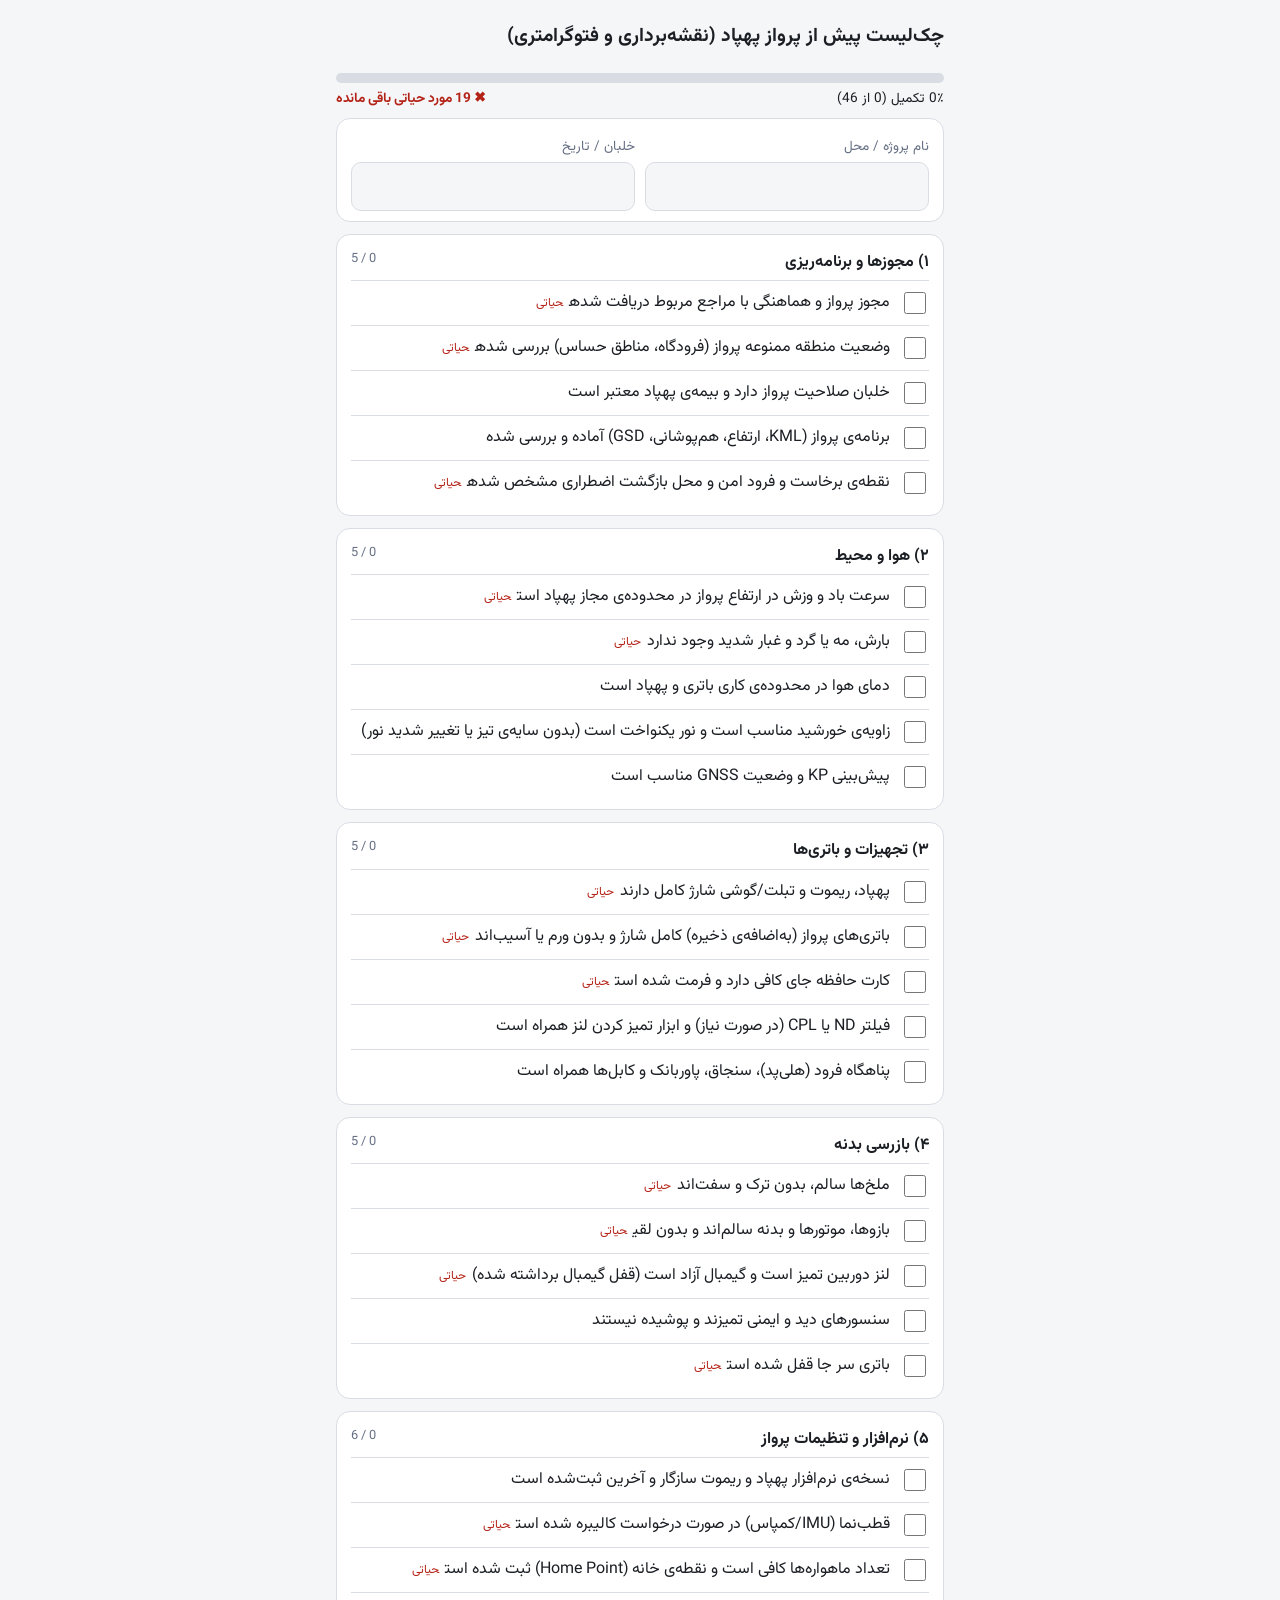
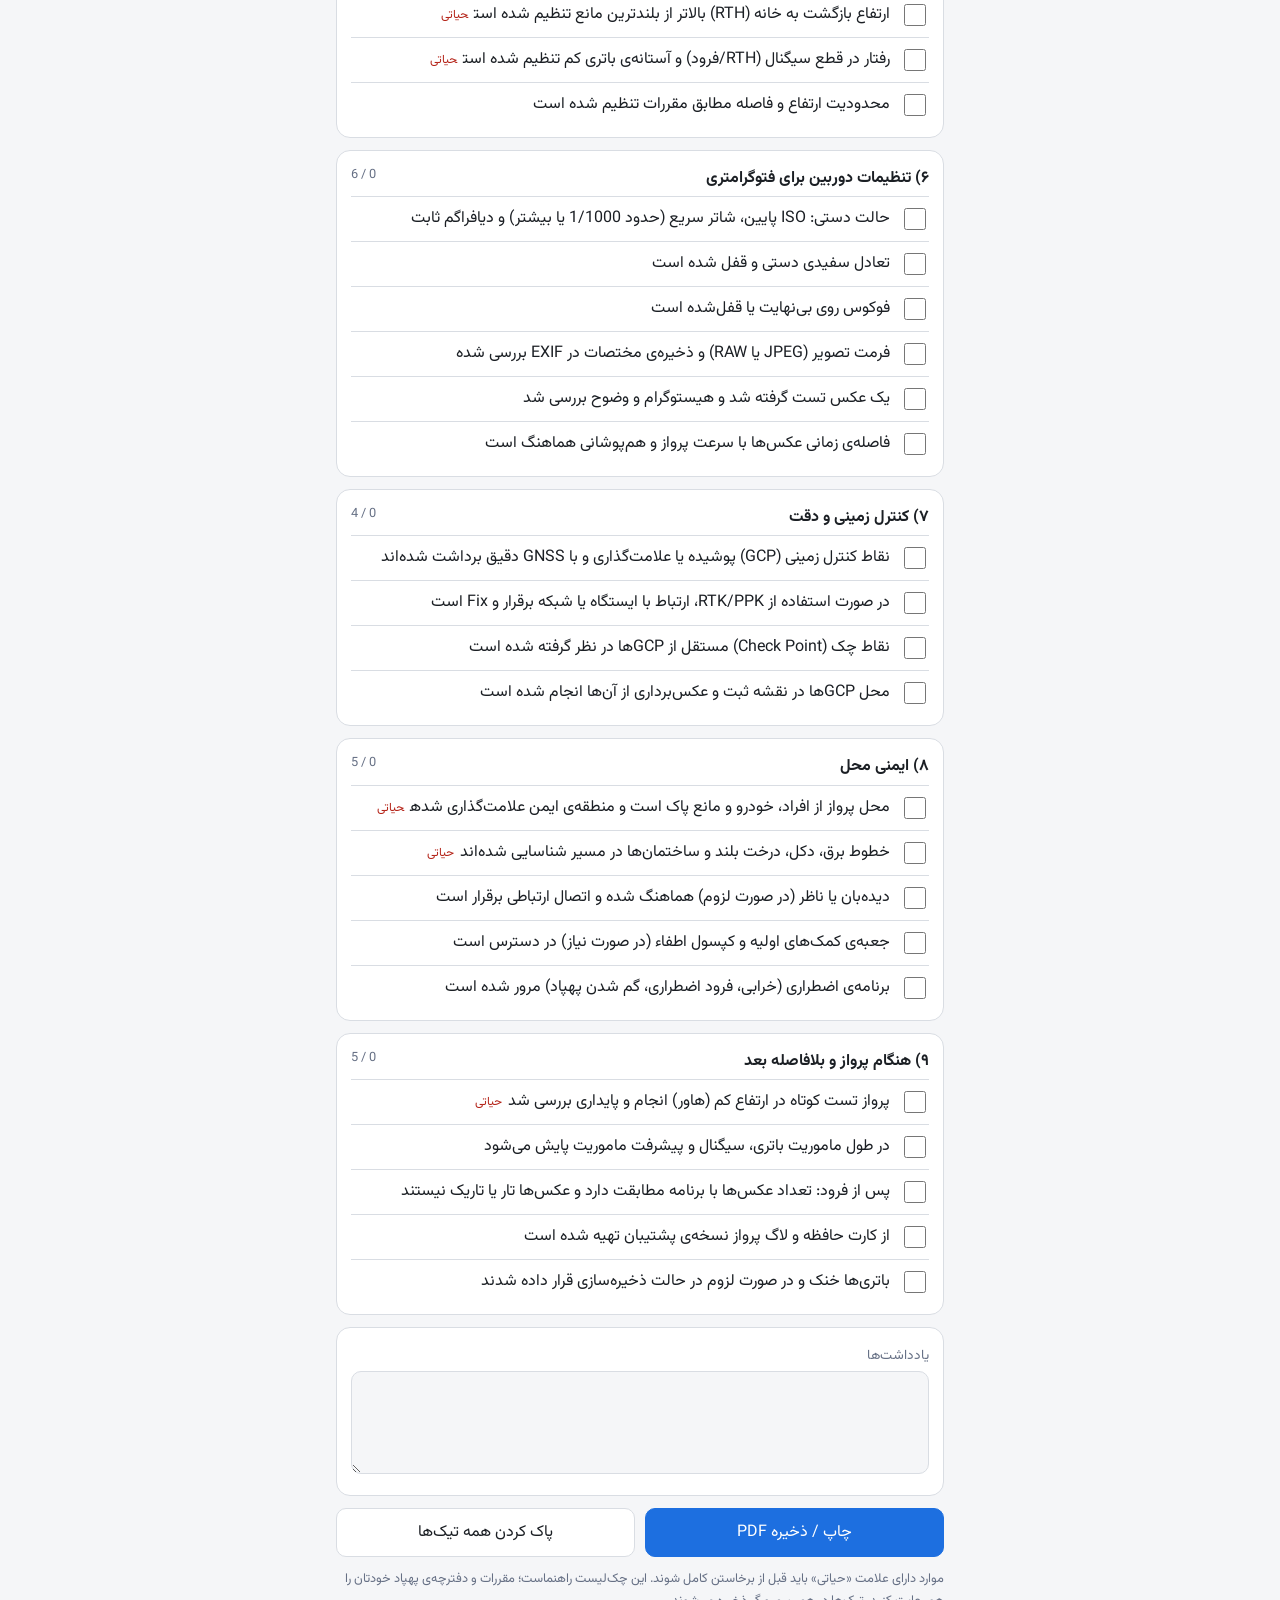
<file: tools/preflight.html>
<!DOCTYPE html>
<html lang="fa" dir="rtl">
<head>
<meta charset="utf-8">
<meta name="viewport" content="width=device-width, initial-scale=1, viewport-fit=cover">
<title>چک‌لیست پیش از پرواز پهپاد</title>
<link rel="stylesheet" href="fonts/fonts.css">
<style>
:root{box-sizing:border-box;padding-top:env(safe-area-inset-top,0px);padding-bottom:env(safe-area-inset-bottom,0px);
--bg:#f5f6f8;--card:#fff;--tx:#1b1f24;--mut:#667085;--bd:#d9dde3;--ac:#1d6fe0;--ok:#16794a;--wr:#b45309;--er:#b42318;--okbg:#e6f5ec}
html{scroll-padding-top:env(safe-area-inset-top,0px)}
@media (prefers-color-scheme:dark){:root:not([data-theme="light"]){--bg:#14171c;--card:#1d2127;--tx:#eceef1;--mut:#9aa3af;--bd:#343a43;--ac:#5b9bf5;--ok:#4cc38a;--wr:#f0a04b;--er:#f97066;--okbg:#17301f}}
:root[data-theme="dark"]{--bg:#14171c;--card:#1d2127;--tx:#eceef1;--mut:#9aa3af;--bd:#343a43;--ac:#5b9bf5;--ok:#4cc38a;--wr:#f0a04b;--er:#f97066;--okbg:#17301f}
*{box-sizing:border-box}
body{margin:0;background:var(--bg);color:var(--tx);font-family:"Vazirmatn",Tahoma,sans-serif;line-height:1.7}
.w{max-width:640px;margin:0 auto;padding:16px}
h1{font-size:1.2rem;margin:4px 0 12px}
.top{position:sticky;top:env(safe-area-inset-top,0px);z-index:5;background:var(--bg);padding:8px 0}
.bar{height:10px;background:var(--bd);border-radius:6px;overflow:hidden}
.bar i{display:block;height:100%;width:0;background:var(--ac);transition:width .2s}
.st{display:flex;justify-content:space-between;font-size:.85rem;margin-top:4px}
#go{font-weight:700}
.c{background:var(--card);border:1px solid var(--bd);border-radius:14px;padding:10px 14px;margin-bottom:12px}
.c h2{font-size:1rem;margin:4px 0;display:flex;justify-content:space-between}
.c h2 span{font-size:.8rem;color:var(--mut);font-weight:400}
.it{display:flex;gap:10px;align-items:flex-start;padding:8px 0;border-top:1px solid var(--bd);cursor:pointer}
.it input{width:22px;height:22px;margin-top:3px;flex:none;accent-color:var(--ok)}
.it.done span.t{color:var(--mut);text-decoration:line-through}
.k{color:var(--er);font-size:.75rem;margin-inline-start:6px}
.row{display:grid;grid-template-columns:1fr 1fr;gap:10px}
input[type=text],textarea{width:100%;font:inherit;padding:10px;border:1px solid var(--bd);border-radius:10px;background:var(--bg);color:var(--tx)}
label.l{display:block;font-size:.85rem;color:var(--mut);margin:6px 0 4px}
.btns{display:flex;gap:10px;margin:12px 0}
button{flex:1;font:inherit;padding:10px;border-radius:10px;border:1px solid var(--bd);background:var(--card);color:var(--tx);cursor:pointer}
button.p{background:var(--ac);color:#fff;border-color:var(--ac)}
.n{font-size:.8rem;color:var(--mut)}
@media print{.top,.btns{display:none}body{background:#fff;color:#000}.c{break-inside:avoid}}
</style>
</head>
<body>
<div class="w">
<h1>چک‌لیست پیش از پرواز پهپاد (نقشه‌برداری و فتوگرامتری)</h1>

<div class="top">
<div class="bar"><i id="pb"></i></div>
<div class="st"><span id="pt">۰٪ تکمیل</span><span id="go"></span></div>
</div>

<div class="c">
<div class="row">
<div><label class="l">نام پروژه / محل</label><input type="text" id="pn"></div>
<div><label class="l">خلبان / تاریخ</label><input type="text" id="pd"></div>
</div>
</div>

<div id="list"></div>

<div class="c">
<label class="l">یادداشت‌ها</label>
<textarea id="notes" rows="3"></textarea>
</div>

<div class="btns">
<button class="p" id="print">چاپ / ذخیره PDF</button>
<button id="reset">پاک کردن همه تیک‌ها</button>
</div>
<div class="n">موارد دارای علامت «حیاتی» باید قبل از برخاستن کامل شوند. این چک‌لیست راهنماست؛ مقررات و دفترچه‌ی پهپاد خودتان را هم رعایت کنید. تیک‌ها در همین مرورگر ذخیره می‌شوند.</div>
</div>

<script>
// [text, critical]
var S=[
["۱) مجوزها و برنامه‌ریزی",[
["مجوز پرواز و هماهنگی با مراجع مربوط دریافت شده",1],
["وضعیت منطقه ممنوعه پرواز (فرودگاه، مناطق حساس) بررسی شده",1],
["خلبان صلاحیت پرواز دارد و بیمه‌ی پهپاد معتبر است",0],
["برنامه‌ی پرواز (KML، ارتفاع، هم‌پوشانی، GSD) آماده و بررسی شده",0],
["نقطه‌ی برخاست و فرود امن و محل بازگشت اضطراری مشخص شده",1]]],
["۲) هوا و محیط",[
["سرعت باد و وزش در ارتفاع پرواز در محدوده‌ی مجاز پهپاد است",1],
["بارش، مه یا گرد و غبار شدید وجود ندارد",1],
["دمای هوا در محدوده‌ی کاری باتری و پهپاد است",0],
["زاویه‌ی خورشید مناسب است و نور یکنواخت است (بدون سایه‌ی تیز یا تغییر شدید نور)",0],
["پیش‌بینی KP و وضعیت GNSS مناسب است",0]]],
["۳) تجهیزات و باتری‌ها",[
["پهپاد، ریموت و تبلت/گوشی شارژ کامل دارند",1],
["باتری‌های پرواز (به‌اضافه‌ی ذخیره) کامل شارژ و بدون ورم یا آسیب‌اند",1],
["کارت حافظه جای کافی دارد و فرمت شده است",1],
["فیلتر ND یا CPL (در صورت نیاز) و ابزار تمیز کردن لنز همراه است",0],
["پناهگاه فرود (هلی‌پد)، سنجاق، پاور‌بانک و کابل‌ها همراه است",0]]],
["۴) بازرسی بدنه",[
["ملخ‌ها سالم، بدون ترک و سفت‌اند",1],
["بازوها، موتورها و بدنه سالم‌اند و بدون لقی",1],
["لنز دوربین تمیز است و گیمبال آزاد است (قفل گیمبال برداشته شده)",1],
["سنسورهای دید و ایمنی تمیزند و پوشیده نیستند",0],
["باتری سر جا قفل شده است",1]]],
["۵) نرم‌افزار و تنظیمات پرواز",[
["نسخه‌ی نرم‌افزار پهپاد و ریموت سازگار و آخرین ثبت‌شده است",0],
["قطب‌نما (IMU/کمپاس) در صورت درخواست کالیبره شده است",1],
["تعداد ماهواره‌ها کافی است و نقطه‌ی خانه (Home Point) ثبت شده است",1],
["ارتفاع بازگشت به خانه (RTH) بالاتر از بلندترین مانع تنظیم شده است",1],
["رفتار در قطع سیگنال (RTH/فرود) و آستانه‌ی باتری کم تنظیم شده است",1],
["محدودیت ارتفاع و فاصله مطابق مقررات تنظیم شده است",0]]],
["۶) تنظیمات دوربین برای فتوگرامتری",[
["حالت دستی: ISO پایین، شاتر سریع (حدود 1/1000 یا بیشتر) و دیافراگم ثابت",0],
["تعادل سفیدی دستی و قفل شده است",0],
["فوکوس روی بی‌نهایت یا قفل‌شده است",0],
["فرمت تصویر (JPEG یا RAW) و ذخیره‌ی مختصات در EXIF بررسی شده",0],
["یک عکس تست گرفته شد و هیستوگرام و وضوح بررسی شد",0],
["فاصله‌ی زمانی عکس‌ها با سرعت پرواز و هم‌پوشانی هماهنگ است",0]]],
["۷) کنترل زمینی و دقت",[
["نقاط کنترل زمینی (GCP) پوشیده یا علامت‌گذاری و با GNSS دقیق برداشت شده‌اند",0],
["در صورت استفاده از RTK/PPK، ارتباط با ایستگاه یا شبکه برقرار و Fix است",0],
["نقاط چک (Check Point) مستقل از GCPها در نظر گرفته شده است",0],
["محل GCPها در نقشه ثبت و عکس‌برداری از آن‌ها انجام شده است",0]]],
["۸) ایمنی محل",[
["محل پرواز از افراد، خودرو و مانع پاک است و منطقه‌ی ایمن علامت‌گذاری شده",1],
["خطوط برق، دکل، درخت بلند و ساختمان‌ها در مسیر شناسایی شده‌اند",1],
["دیده‌بان یا ناظر (در صورت لزوم) هماهنگ شده و اتصال ارتباطی برقرار است",0],
["جعبه‌ی کمک‌های اولیه و کپسول اطفاء (در صورت نیاز) در دسترس است",0],
["برنامه‌ی اضطراری (خرابی، فرود اضطراری، گم شدن پهپاد) مرور شده است",0]]],
["۹) هنگام پرواز و بلافاصله بعد",[
["پرواز تست کوتاه در ارتفاع کم (هاور) انجام و پایداری بررسی شد",1],
["در طول ماموریت باتری، سیگنال و پیشرفت ماموریت پایش می‌شود",0],
["پس از فرود: تعداد عکس‌ها با برنامه مطابقت دارد و عکس‌ها تار یا تاریک نیستند",0],
["از کارت حافظه و لاگ پرواز نسخه‌ی پشتیبان تهیه شده است",0],
["باتری‌ها خنک و در صورت لزوم در حالت ذخیره‌سازی قرار داده شدند",0]]]
];
var $=function(i){return document.getElementById(i)};
var KEY="preflight_v1",st={};
function load(){try{var s=localStorage.getItem(KEY);if(s)st=JSON.parse(s)||{}}catch(e){st={}}}
function save(){try{localStorage.setItem(KEY,JSON.stringify(st))}catch(e){}}
function build(){
  var h="";
  S.forEach(function(sec,si){
    h+='<div class="c"><h2>'+sec[0]+'<span id="sc'+si+'"></span></h2>';
    sec[1].forEach(function(it,ii){
      var id=si+"_"+ii;
      h+='<label class="it" id="r'+id+'"><input type="checkbox" data-id="'+id+'"><span class="t">'+it[0]+(it[1]?'<span class="k">حیاتی</span>':'')+'</span></label>';
    });
    h+='</div>';
  });
  $("list").innerHTML=h;
  var boxes=document.querySelectorAll("input[data-id]");
  for(var i=0;i<boxes.length;i++){
    boxes[i].checked=!!st[boxes[i].dataset.id];
    boxes[i].addEventListener("change",function(){st[this.dataset.id]=this.checked;save();update()});
  }
}
function update(){
  var tot=0,done=0,crit=0,critDone=0;
  S.forEach(function(sec,si){
    var d=0;
    sec[1].forEach(function(it,ii){
      var id=si+"_"+ii,ok=!!st[id];
      tot++;if(ok){done++;d++}
      if(it[1]){crit++;if(ok)critDone++}
      var r=$("r"+id);if(r)r.className="it"+(ok?" done":"");
    });
    $("sc"+si).textContent=d+" / "+sec[1].length;
  });
  var p=Math.round(done/tot*100);
  $("pb").style.width=p+"%";
  $("pt").textContent=p+"٪ تکمیل ("+done+" از "+tot+")";
  var g=$("go");
  if(critDone==crit){g.textContent="✔ موارد حیاتی کامل است";g.style.color="var(--ok)"}
  else{g.textContent="✖ "+(crit-critDone)+" مورد حیاتی باقی مانده";g.style.color="var(--er)"}
}
function field(id,key){
  try{$(id).value=localStorage.getItem(key)||""}catch(e){}
  $(id).addEventListener("input",function(){try{localStorage.setItem(key,this.value)}catch(e){}});
}
$("reset").addEventListener("click",function(){
  if(!confirm("همه‌ی تیک‌ها پاک شود؟"))return;
  st={};save();build();update();
});
$("print").addEventListener("click",function(){window.print()});
load();build();update();
field("pn","pf_pn");field("pd","pf_pd");field("notes","pf_notes");
</script>
</body>
</html>
</file>
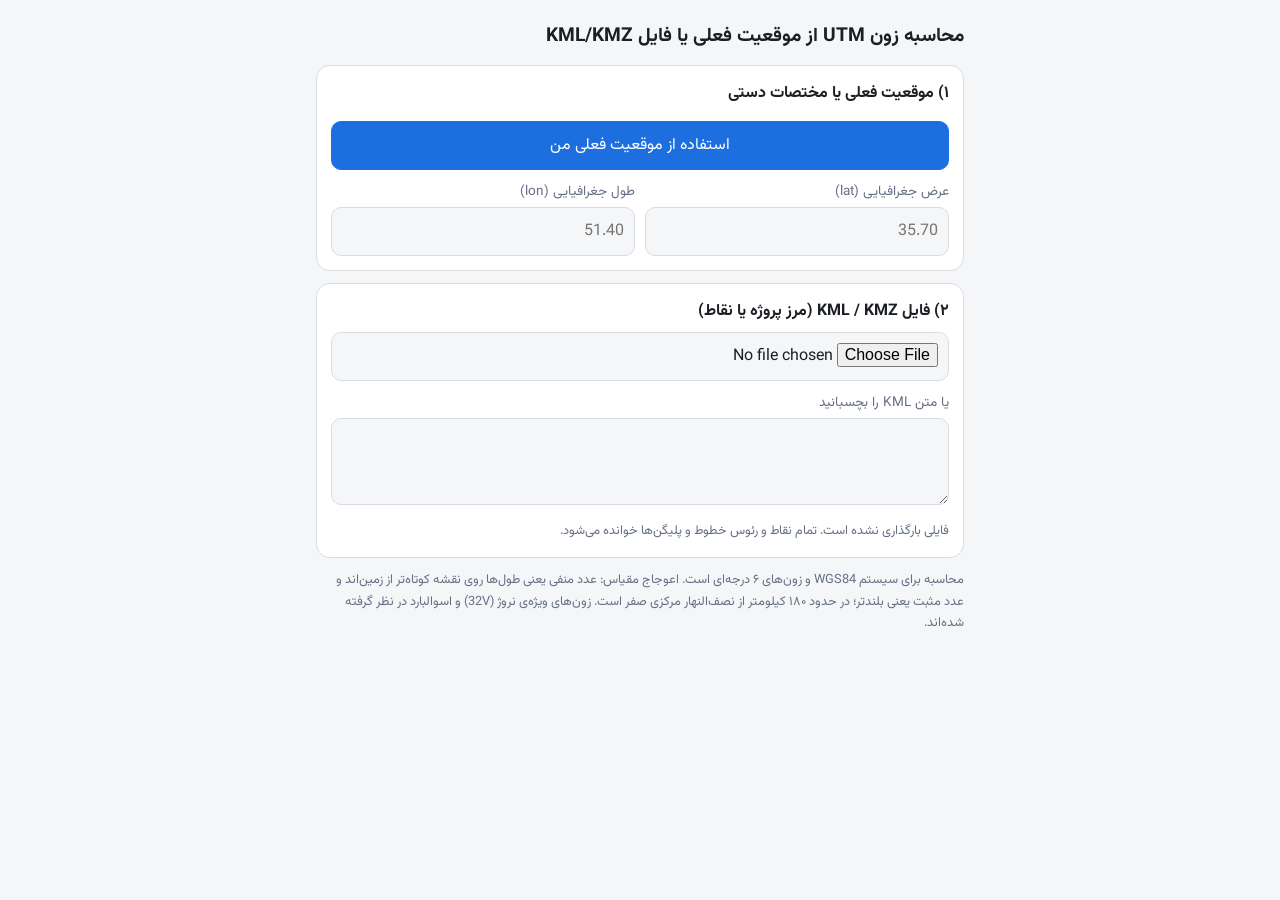
<file: tools/utm-zone.html>
<!DOCTYPE html>
<html lang="fa" dir="rtl">
<head>
<meta charset="utf-8">
<meta name="viewport" content="width=device-width, initial-scale=1, viewport-fit=cover">
<title>محاسبه زون UTM از موقعیت یا KML</title>
<link rel="stylesheet" href="fonts/fonts.css">
<script src="lib/jszip.min.js"></script>
<style>
:root{box-sizing:border-box;padding-top:env(safe-area-inset-top,0px);padding-bottom:env(safe-area-inset-bottom,0px);
--bg:#f5f6f8;--card:#fff;--tx:#1b1f24;--mut:#667085;--bd:#d9dde3;--ac:#1d6fe0;--ok:#16794a;--wr:#b45309;--er:#b42318;--res:#eaf2fd}
html{scroll-padding-top:env(safe-area-inset-top,0px)}
@media (prefers-color-scheme:dark){:root:not([data-theme="light"]){--bg:#14171c;--card:#1d2127;--tx:#eceef1;--mut:#9aa3af;--bd:#343a43;--ac:#5b9bf5;--ok:#4cc38a;--wr:#f0a04b;--er:#f97066;--res:#1c2a3e}}
:root[data-theme="dark"]{--bg:#14171c;--card:#1d2127;--tx:#eceef1;--mut:#9aa3af;--bd:#343a43;--ac:#5b9bf5;--ok:#4cc38a;--wr:#f0a04b;--er:#f97066;--res:#1c2a3e}
*{box-sizing:border-box}
body{margin:0;background:var(--bg);color:var(--tx);font-family:"Vazirmatn",Tahoma,sans-serif;line-height:1.7}
.w{max-width:680px;margin:0 auto;padding:16px}
h1{font-size:1.2rem;margin:4px 0 12px}
h2{font-size:1rem;margin:0 0 6px}
.c{background:var(--card);border:1px solid var(--bd);border-radius:14px;padding:14px;margin-bottom:12px}
.res{background:var(--res);border-color:var(--ac)}
label{display:block;font-size:.85rem;color:var(--mut);margin:10px 0 4px}
select,input,textarea{width:100%;font:inherit;padding:10px;border:1px solid var(--bd);border-radius:10px;background:var(--bg);color:var(--tx)}
textarea{direction:ltr;font-family:ui-monospace,Consolas,monospace;font-size:.8rem}
.r{display:grid;grid-template-columns:1fr 1fr;gap:10px}
.g{display:grid;grid-template-columns:1fr 1fr;gap:8px;text-align:center}
.g div{background:var(--card);border:1px solid var(--bd);border-radius:12px;padding:8px}
.g b{display:block;font-size:1.2rem;direction:ltr}
.g span{font-size:.78rem;color:var(--mut)}
.n{font-size:.8rem;color:var(--mut);margin-top:6px}
button{font:inherit;padding:10px;border-radius:10px;border:1px solid var(--bd);background:var(--card);color:var(--tx);cursor:pointer;width:100%;margin-top:8px}
button.p{background:var(--ac);color:#fff;border-color:var(--ac)}
ul{margin:10px 0 0;padding-inline-start:20px;font-size:.9rem}
.ok{color:var(--ok)}.wr{color:var(--wr)}.er{color:var(--er)}
.zb{display:flex;align-items:center;gap:8px;margin:4px 0;font-size:.85rem}
.zb i{display:block;height:12px;background:var(--ac);border-radius:6px}
.zb span{min-width:70px}
.sc{overflow-x:auto}
table{width:100%;border-collapse:collapse;font-size:.8rem;direction:ltr}
td,th{border:1px solid var(--bd);padding:3px 6px;text-align:left}
[hidden]{display:none!important}
</style>
</head>
<body>
<div class="w">
<h1>محاسبه زون UTM از موقعیت فعلی یا فایل KML/KMZ</h1>

<div class="c">
<h2>۱) موقعیت فعلی یا مختصات دستی</h2>
<button class="p" id="geo">استفاده از موقعیت فعلی من</button>
<div class="n" id="gln" hidden>از آخرین نقطه‌ی «بررسی حریم هوایی» پر شد؛ در صورت نیاز تغییر دهید.</div>
<div class="r">
<div><label>عرض جغرافیایی (lat)</label><input id="lat" type="number" step="any" placeholder="35.70"></div>
<div><label>طول جغرافیایی (lon)</label><input id="lon" type="number" step="any" placeholder="51.40"></div>
</div>
</div>

<div class="c">
<h2>۲) فایل KML / KMZ (مرز پروژه یا نقاط)</h2>
<input id="kf" type="file" accept=".kml,.kmz,application/vnd.google-earth.kml+xml,application/vnd.google-earth.kmz,text/xml">
<label>یا متن KML را بچسبانید</label>
<textarea id="kt" rows="3"></textarea>
<div class="n" id="ks">فایلی بارگذاری نشده است. تمام نقاط و رئوس خطوط و پلیگن‌ها خوانده می‌شود.</div>
</div>

<div class="c res" id="out" hidden>
<div class="n" id="src" style="margin:0 0 8px"></div>
<div class="g">
<div><span>زون UTM</span><b id="oz">—</b></div>
<div><span>کد GZD (زون + باند)</span><b id="og">—</b></div>
<div><span>کد EPSG (WGS84 / UTM)</span><b id="oe">—</b></div>
<div><span>نصف‌النهار مرکزی</span><b id="ocm">—</b></div>
<div><span>محدوده‌ی طولی زون</span><b id="orr">—</b></div>
<div><span>فاصله از نصف‌النهار مرکزی</span><b id="od">—</b></div>
<div style="grid-column:1/-1"><span>ضریب مقیاس / اعوجاج</span><b id="ok2">—</b></div>
</div>
<button id="cp">کپی کد EPSG</button>
<div id="zs" style="margin-top:10px"></div>
<div class="sc"><table id="tb" hidden></table></div>
<ul id="ms"></ul>
</div>
<div class="n">محاسبه برای سیستم WGS84 و زون‌های ۶ درجه‌ای است. اعوجاج مقیاس: عدد منفی یعنی طول‌ها روی نقشه کوتاه‌تر از زمین‌اند و عدد مثبت یعنی بلندتر؛ در حدود ۱۸۰ کیلومتر از نصف‌النهار مرکزی صفر است. زون‌های ویژه‌ی نروژ (32V) و اسوالبارد در نظر گرفته شده‌اند.</div>
</div>

<script>
var $=function(i){return document.getElementById(i)},R=Math.PI/180,K0=0.9996,LB="CDEFGHJKLMNPQRSTUVWX",epsg="";
function zoneOf(lat,lon){
  lon=((lon+540)%360)-180;var z=Math.floor((lon+180)/6)+1;
  if(lat>=56&&lat<64&&lon>=3&&lon<12)z=32;
  if(lat>=72&&lat<84){if(lon>=0&&lon<9)z=31;else if(lon>=9&&lon<21)z=33;else if(lon>=21&&lon<33)z=35;else if(lon>=33&&lon<42)z=37}
  return Math.min(60,Math.max(1,z));
}
function info(lat,lon,zf){
  var z=zf||zoneOf(lat,lon),cm=(z-1)*6-177,dl=((lon-cm+540)%360)-180,c=Math.cos(lat*R);
  var k=K0*(1+Math.pow(dl*R*c,2)/2);
  return{z:z,cm:cm,dl:dl,k:k,ppm:(k-1)*1e6,d:Math.abs(dl)*R*6371*c,n:lat>=0,
    band:(lat<-80||lat>84)?"":LB[Math.min(19,Math.floor((lat+80)/8))],epsg:(lat>=0?32600:32700)+z};
}
function fl(x){return Math.abs(x)+"°"+(x<0?"W":"E")}
function show(pts,label){
  if(!pts.length){$("out").hidden=true;return}
  var la=pts.map(function(p){return p[0]}),lo=pts.map(function(p){return p[1]});
  var a0=Math.min.apply(0,la),a1=Math.max.apply(0,la),o0=Math.min.apply(0,lo),o1=Math.max.apply(0,lo);
  var cl=(a0+a1)/2,co=(o0+o1)/2,I=info(cl,co),ms=[];
  $("out").hidden=false;$("src").textContent=label;
  $("oz").textContent=I.z+" "+(I.n?"N":"S");
  $("og").textContent=I.band?I.z+I.band:"UPS";
  $("oe").textContent="EPSG:"+I.epsg;epsg="EPSG:"+I.epsg;
  $("ocm").textContent=fl(I.cm);
  var lo0=(I.z-1)*6-180;$("orr").textContent=fl(lo0)+" – "+fl(lo0+6);
  $("od").textContent=I.d.toFixed(0)+" km";
  // distortion: max over bbox
  var mp=0,cs=[[a0,o0],[a0,o1],[a1,o0],[a1,o1],[a0,co],[a1,co],[cl,o0],[cl,o1],[cl,co]];
  cs.forEach(function(q){var x=info(q[0],q[1],I.z).ppm;if(Math.abs(x)>Math.abs(mp))mp=x});
  $("ok2").textContent="k = "+I.k.toFixed(6)+"  ("+(I.ppm>0?"+":"")+I.ppm.toFixed(0)+" ppm)";
  var zc={},tot=pts.length;
  pts.forEach(function(p){var z=zoneOf(p[0],p[1])+(p[0]<0?"S":"N");zc[z]=(zc[z]||0)+1});
  var keys=Object.keys(zc).sort(function(a,b){return zc[b]-zc[a]});
  var multi=pts.length>1;
  $("zs").innerHTML=multi?keys.map(function(k){var pc=zc[k]/tot*100;return '<div class="zb"><span>زون '+k+'</span><i style="width:'+Math.max(2,pc*0.55)+'%"></i>'+pc.toFixed(0)+'٪</div>'}).join(""):"";
  var tb=$("tb");
  if(multi){
    tb.hidden=false;
    var h='<tr><th>Zone</th><th>EPSG</th><th>CM</th><th>Points</th></tr>';
    keys.forEach(function(k){var z=parseInt(k),s=k.slice(-1)==="S";h+='<tr><td>'+k+'</td><td>'+((s?32700:32600)+z)+'</td><td>'+fl((z-1)*6-177)+'</td><td>'+zc[k]+'</td></tr>'});
    tb.innerHTML=h;
    ms.push('<li>محدوده‌ی پروژه: عرض '+a0.toFixed(4)+' تا '+a1.toFixed(4)+'، طول '+o0.toFixed(4)+' تا '+o1.toFixed(4)+' ('+tot+' نقطه). زون پیشنهادی بر اساس مرکز محدوده: <b>'+I.z+(I.n?"N":"S")+'</b>.</li>');
    ms.push('<li>حداکثر اعوجاج مقیاس داخل محدوده در این زون: <b>'+mp.toFixed(0)+' ppm</b> (حدود '+(Math.abs(mp)*0.01).toFixed(1)+' cm در هر ۱۰۰ متر).</li>');
    if(keys.length>1){
      ms.push('<li class="wr">پروژه در بیش از یک زون قرار دارد ('+keys.join("، ")+'). همه‌ی مختصات و GCPها را در یک زون واحد (معمولاً زون پیشنهادی یا زون با بیشترین نقطه: <b>'+keys[0]+'</b>) نگه دارید؛ اگر اعوجاج زیاد است یک سیستم Transverse Mercator محلی با نصف‌النهار مرکزی '+co.toFixed(3)+'° تعریف کنید.</li>');
    }
  }else{
    ms.push('<li>این نقطه در زون <b>'+I.z+(I.n?"N":"S")+'</b> قرار دارد؛ اگر پروژه‌ی شما در چند زون پخش می‌شود، مرز آن را با KML بسنجید.</li>');
  }
  if(!I.band)ms.push('<li class="er">عرض جغرافیایی خارج از ۸۰°S تا ۸۴°N است؛ UTM تعریف نمی‌شود و باید از UPS استفاده شود.</li>');
  if(I.d>330)ms.push('<li class="wr">نقطه‌ی مرکزی نزدیک لبه‌ی زون است؛ اعوجاج بیشتر می‌شود.</li>');
  if(cl>25&&cl<40&&co>43&&co<64)ms.push('<li>ایران بین زون‌های ۳۸ تا ۴۱ قرار دارد: ۳۸ (غرب، ۴۲–۴۸°E)، ۳۹ (مرکز و تهران، ۴۸–۵۴°E)، ۴۰ (۵۴–۶۰°E) و ۴۱ (شرق دور، ۶۰–۶۶°E).</li>');
  $("ms").innerHTML=ms.join("");
}
function manual(){var a=parseFloat($("lat").value),b=parseFloat($("lon").value);
  if(isFinite(a)&&isFinite(b)&&Math.abs(a)<=90&&Math.abs(b)<=180)show([[a,b]],"مختصات واردشده: "+a+", "+b)}
function parseKml(t){
  var st=$("ks");
  try{
    if(!t.trim()){st.textContent="فایلی بارگذاری نشده است.";return}
    var d=new DOMParser().parseFromString(t,"text/xml");
    if(d.getElementsByTagName("parsererror").length)throw 0;
    var ce=d.getElementsByTagName("coordinates"),pts=[],i;
    for(i=0;i<ce.length;i++)ce[i].textContent.trim().split(/\s+/).forEach(function(s){var q=s.split(",").map(parseFloat);if(isFinite(q[0])&&isFinite(q[1])&&Math.abs(q[1])<=90&&Math.abs(q[0])<=180)pts.push([q[1],q[0]])});
    if(!pts.length)throw 0;
    st.textContent="خوانده شد: "+pts.length+" نقطه";
    show(pts,"فایل KML/KMZ ("+pts.length+" نقطه)");
  }catch(e){st.textContent="KML معتبر نبود یا مختصاتی در آن پیدا نشد."}
}
$("kf").addEventListener("change",function(){
  var f=this.files[0];if(!f)return;var st=$("ks");
  if(/\.kmz$/i.test(f.name)){
    if(typeof JSZip==="undefined"){st.textContent="کتابخانه‌ی KMZ بارگذاری نشد؛ فایل را به KML تبدیل کنید.";return}
    f.arrayBuffer().then(function(b){return JSZip.loadAsync(b)}).then(function(z){
      var nm=Object.keys(z.files).filter(function(n){return /\.kml$/i.test(n)&&!z.files[n].dir});
      if(!nm.length)throw 0;
      var p=nm.filter(function(n){return /(^|\/)doc\.kml$/i.test(n)})[0]||nm[0];
      return z.files[p].async("string");
    }).then(function(t){$("kt").value=t;parseKml(t)}).catch(function(){st.textContent="KMZ خوانده نشد یا KML داخل آن پیدا نشد."});
  }else{var r=new FileReader();r.onload=function(){$("kt").value=r.result;parseKml(r.result)};r.readAsText(f)}
});
$("kt").addEventListener("input",function(){parseKml(this.value)});
$("lat").addEventListener("input",manual);$("lon").addEventListener("input",manual);
$("geo").onclick=function(){
  try{navigator.geolocation.getCurrentPosition(function(p){$("lat").value=p.coords.latitude.toFixed(6);$("lon").value=p.coords.longitude.toFixed(6);show([[p.coords.latitude,p.coords.longitude]],"موقعیت فعلی (دقت حدود "+Math.round(p.coords.accuracy)+" متر)")},function(){alert("دسترسی به موقعیت ممکن نشد؛ مختصات را دستی وارد کنید.")})}catch(e){alert("موقعیت‌یابی در دسترس نیست؛ مختصات را دستی وارد کنید.")}
};
$("cp").onclick=function(){
  function fb(){var t=document.createElement("textarea");t.value=epsg;document.body.appendChild(t);t.select();try{document.execCommand("copy")}catch(e){}document.body.removeChild(t)}
  try{navigator.clipboard.writeText(epsg).catch(fb)}catch(e){fb()}
  $("cp").textContent="کپی شد ✔";setTimeout(function(){$("cp").textContent="کپی کد EPSG"},1500);
};
try{var gl=JSON.parse(localStorage.getItem("pg-geo-last")||"null");if(gl&&isFinite(parseFloat(gl[0]))&&isFinite(parseFloat(gl[1]))&&!$("lat").value&&!$("lon").value){$("lat").value=parseFloat(gl[0]);$("lon").value=parseFloat(gl[1]);$("gln").hidden=false;manual()}}catch(e){}
</script>
</body>
</html>
</file>
<file: assets/index-yHe4nIsQ.css>
@font-face{font-family:Vazirmatn;src:url(./Vazirmatn-Thin-DdUiS1cj.woff2) format("woff2");font-weight:100;font-style:normal;font-display:swap}@font-face{font-family:Vazirmatn;src:url(./Vazirmatn-ExtraLight-DNfybfsL.woff2) format("woff2");font-weight:200;font-style:normal;font-display:swap}@font-face{font-family:Vazirmatn;src:url(./Vazirmatn-Light-Byrs-DlH.woff2) format("woff2");font-weight:300;font-style:normal;font-display:swap}@font-face{font-family:Vazirmatn;src:url(./Vazirmatn-Regular-CtGL0YI-.woff2) format("woff2");font-weight:400;font-style:normal;font-display:swap}@font-face{font-family:Vazirmatn;src:url(./Vazirmatn-Medium-D86t5Axy.woff2) format("woff2");font-weight:500;font-style:normal;font-display:swap}@font-face{font-family:Vazirmatn;src:url(./Vazirmatn-SemiBold-26ZP1ILp.woff2) format("woff2");font-weight:600;font-style:normal;font-display:swap}@font-face{font-family:Vazirmatn;src:url(./Vazirmatn-Bold-_OhAJEdh.woff2) format("woff2");font-weight:700;font-style:normal;font-display:swap}@font-face{font-family:Vazirmatn;src:url(./Vazirmatn-ExtraBold-DCjt2qDm.woff2) format("woff2");font-weight:800;font-style:normal;font-display:swap}@font-face{font-family:Vazirmatn;src:url(./Vazirmatn-Black-DA1YqYMq.woff2) format("woff2");font-weight:900;font-style:normal;font-display:swap}@font-face{font-family:KaTeX_AMS;font-style:normal;font-weight:400;src:url(./KaTeX_AMS-Regular-BQhdFMY1.woff2) format("woff2"),url(./KaTeX_AMS-Regular-DMm9YOAa.woff) format("woff"),url(./KaTeX_AMS-Regular-DRggAlZN.ttf) format("truetype")}@font-face{font-family:KaTeX_Caligraphic;font-style:normal;font-weight:700;src:url(./KaTeX_Caligraphic-Bold-Dq_IR9rO.woff2) format("woff2"),url(./KaTeX_Caligraphic-Bold-BEiXGLvX.woff) format("woff"),url(./KaTeX_Caligraphic-Bold-ATXxdsX0.ttf) format("truetype")}@font-face{font-family:KaTeX_Caligraphic;font-style:normal;font-weight:400;src:url(./KaTeX_Caligraphic-Regular-Di6jR-x-.woff2) format("woff2"),url(./KaTeX_Caligraphic-Regular-CTRA-rTL.woff) format("woff"),url(./KaTeX_Caligraphic-Regular-wX97UBjC.ttf) format("truetype")}@font-face{font-family:KaTeX_Fraktur;font-style:normal;font-weight:700;src:url(./KaTeX_Fraktur-Bold-CL6g_b3V.woff2) format("woff2"),url(./KaTeX_Fraktur-Bold-BsDP51OF.woff) format("woff"),url(./KaTeX_Fraktur-Bold-BdnERNNW.ttf) format("truetype")}@font-face{font-family:KaTeX_Fraktur;font-style:normal;font-weight:400;src:url(./KaTeX_Fraktur-Regular-CTYiF6lA.woff2) format("woff2"),url(./KaTeX_Fraktur-Regular-Dxdc4cR9.woff) format("woff"),url(./KaTeX_Fraktur-Regular-CB_wures.ttf) format("truetype")}@font-face{font-family:KaTeX_Main;font-style:normal;font-weight:700;src:url(./KaTeX_Main-Bold-Cx986IdX.woff2) format("woff2"),url(./KaTeX_Main-Bold-Jm3AIy58.woff) format("woff"),url(./KaTeX_Main-Bold-waoOVXN0.ttf) format("truetype")}@font-face{font-family:KaTeX_Main;font-style:italic;font-weight:700;src:url(./KaTeX_Main-BoldItalic-DxDJ3AOS.woff2) format("woff2"),url(./KaTeX_Main-BoldItalic-SpSLRI95.woff) format("woff"),url(./KaTeX_Main-BoldItalic-DzxPMmG6.ttf) format("truetype")}@font-face{font-family:KaTeX_Main;font-style:italic;font-weight:400;src:url(./KaTeX_Main-Italic-NWA7e6Wa.woff2) format("woff2"),url(./KaTeX_Main-Italic-BMLOBm91.woff) format("woff"),url(./KaTeX_Main-Italic-3WenGoN9.ttf) format("truetype")}@font-face{font-family:KaTeX_Main;font-style:normal;font-weight:400;src:url(./KaTeX_Main-Regular-B22Nviop.woff2) format("woff2"),url(./KaTeX_Main-Regular-Dr94JaBh.woff) format("woff"),url(./KaTeX_Main-Regular-ypZvNtVU.ttf) format("truetype")}@font-face{font-family:KaTeX_Math;font-style:italic;font-weight:700;src:url(./KaTeX_Math-BoldItalic-CZnvNsCZ.woff2) format("woff2"),url(./KaTeX_Math-BoldItalic-iY-2wyZ7.woff) format("woff"),url(./KaTeX_Math-BoldItalic-B3XSjfu4.ttf) format("truetype")}@font-face{font-family:KaTeX_Math;font-style:italic;font-weight:400;src:url(./KaTeX_Math-Italic-t53AETM-.woff2) format("woff2"),url(./KaTeX_Math-Italic-DA0__PXp.woff) format("woff"),url(./KaTeX_Math-Italic-flOr_0UB.ttf) format("truetype")}@font-face{font-family:KaTeX_SansSerif;font-style:normal;font-weight:700;src:url(./KaTeX_SansSerif-Bold-D1sUS0GD.woff2) format("woff2"),url(./KaTeX_SansSerif-Bold-DbIhKOiC.woff) format("woff"),url(./KaTeX_SansSerif-Bold-CFMepnvq.ttf) format("truetype")}@font-face{font-family:KaTeX_SansSerif;font-style:italic;font-weight:400;src:url(./KaTeX_SansSerif-Italic-C3H0VqGB.woff2) format("woff2"),url(./KaTeX_SansSerif-Italic-DN2j7dab.woff) format("woff"),url(./KaTeX_SansSerif-Italic-YYjJ1zSn.ttf) format("truetype")}@font-face{font-family:KaTeX_SansSerif;font-style:normal;font-weight:400;src:url(./KaTeX_SansSerif-Regular-DDBCnlJ7.woff2) format("woff2"),url(./KaTeX_SansSerif-Regular-CS6fqUqJ.woff) format("woff"),url(./KaTeX_SansSerif-Regular-BNo7hRIc.ttf) format("truetype")}@font-face{font-family:KaTeX_Script;font-style:normal;font-weight:400;src:url(./KaTeX_Script-Regular-D3wIWfF6.woff2) format("woff2"),url(./KaTeX_Script-Regular-D5yQViql.woff) format("woff"),url(./KaTeX_Script-Regular-C5JkGWo-.ttf) format("truetype")}@font-face{font-family:KaTeX_Size1;font-style:normal;font-weight:400;src:url(./KaTeX_Size1-Regular-mCD8mA8B.woff2) format("woff2"),url(./KaTeX_Size1-Regular-C195tn64.woff) format("woff"),url(./KaTeX_Size1-Regular-Dbsnue_I.ttf) format("truetype")}@font-face{font-family:KaTeX_Size2;font-style:normal;font-weight:400;src:url(./KaTeX_Size2-Regular-Dy4dx90m.woff2) format("woff2"),url(./KaTeX_Size2-Regular-oD1tc_U0.woff) format("woff"),url(./KaTeX_Size2-Regular-B7gKUWhC.ttf) format("truetype")}@font-face{font-family:KaTeX_Size3;font-style:normal;font-weight:400;src:url([data-uri]) format("woff2"),url(./KaTeX_Size3-Regular-CTq5MqoE.woff) format("woff"),url(./KaTeX_Size3-Regular-DgpXs0kz.ttf) format("truetype")}@font-face{font-family:KaTeX_Size4;font-style:normal;font-weight:400;src:url(./KaTeX_Size4-Regular-Dl5lxZxV.woff2) format("woff2"),url(./KaTeX_Size4-Regular-BF-4gkZK.woff) format("woff"),url(./KaTeX_Size4-Regular-DWFBv043.ttf) format("truetype")}@font-face{font-family:KaTeX_Typewriter;font-style:normal;font-weight:400;src:url(./KaTeX_Typewriter-Regular-CO6r4hn1.woff2) format("woff2"),url(./KaTeX_Typewriter-Regular-C0xS9mPB.woff) format("woff"),url(./KaTeX_Typewriter-Regular-D3Ib7_Hf.ttf) format("truetype")}.katex{font: 1.21em KaTeX_Main,Times New Roman,serif;line-height:1.2;text-indent:0;text-rendering:auto}.katex *{-ms-high-contrast-adjust:none!important;border-color:currentColor}.katex .katex-version:after{content:"0.16.11"}.katex .katex-mathml{clip:rect(1px,1px,1px,1px);border:0;height:1px;overflow:hidden;padding:0;position:absolute;width:1px}.katex .katex-html>.newline{display:block}.katex .base{position:relative;white-space:nowrap;width:-webkit-min-content;width:-moz-min-content;width:min-content}.katex .base,.katex .strut{display:inline-block}.katex .textbf{font-weight:700}.katex .textit{font-style:italic}.katex .textrm{font-family:KaTeX_Main}.katex .textsf{font-family:KaTeX_SansSerif}.katex .texttt{font-family:KaTeX_Typewriter}.katex .mathnormal{font-family:KaTeX_Math;font-style:italic}.katex .mathit{font-family:KaTeX_Main;font-style:italic}.katex .mathrm{font-style:normal}.katex .mathbf{font-family:KaTeX_Main;font-weight:700}.katex .boldsymbol{font-family:KaTeX_Math;font-style:italic;font-weight:700}.katex .amsrm,.katex .mathbb,.katex .textbb{font-family:KaTeX_AMS}.katex .mathcal{font-family:KaTeX_Caligraphic}.katex .mathfrak,.katex .textfrak{font-family:KaTeX_Fraktur}.katex .mathboldfrak,.katex .textboldfrak{font-family:KaTeX_Fraktur;font-weight:700}.katex .mathtt{font-family:KaTeX_Typewriter}.katex .mathscr,.katex .textscr{font-family:KaTeX_Script}.katex .mathsf,.katex .textsf{font-family:KaTeX_SansSerif}.katex .mathboldsf,.katex .textboldsf{font-family:KaTeX_SansSerif;font-weight:700}.katex .mathitsf,.katex .textitsf{font-family:KaTeX_SansSerif;font-style:italic}.katex .mainrm{font-family:KaTeX_Main;font-style:normal}.katex .vlist-t{border-collapse:collapse;display:inline-table;table-layout:fixed}.katex .vlist-r{display:table-row}.katex .vlist{display:table-cell;position:relative;vertical-align:bottom}.katex .vlist>span{display:block;height:0;position:relative}.katex .vlist>span>span{display:inline-block}.katex .vlist>span>.pstrut{overflow:hidden;width:0}.katex .vlist-t2{margin-right:-2px}.katex .vlist-s{display:table-cell;font-size:1px;min-width:2px;vertical-align:bottom;width:2px}.katex .vbox{align-items:baseline;display:inline-flex;flex-direction:column}.katex .hbox{width:100%}.katex .hbox,.katex .thinbox{display:inline-flex;flex-direction:row}.katex .thinbox{max-width:0;width:0}.katex .msupsub{text-align:left}.katex .mfrac>span>span{text-align:center}.katex .mfrac .frac-line{border-bottom-style:solid;display:inline-block;width:100%}.katex .hdashline,.katex .hline,.katex .mfrac .frac-line,.katex .overline .overline-line,.katex .rule,.katex .underline .underline-line{min-height:1px}.katex .mspace{display:inline-block}.katex .clap,.katex .llap,.katex .rlap{position:relative;width:0}.katex .clap>.inner,.katex .llap>.inner,.katex .rlap>.inner{position:absolute}.katex .clap>.fix,.katex .llap>.fix,.katex .rlap>.fix{display:inline-block}.katex .llap>.inner{right:0}.katex .clap>.inner,.katex .rlap>.inner{left:0}.katex .clap>.inner>span{margin-left:-50%;margin-right:50%}.katex .rule{border:0 solid;display:inline-block;position:relative}.katex .hline,.katex .overline .overline-line,.katex .underline .underline-line{border-bottom-style:solid;display:inline-block;width:100%}.katex .hdashline{border-bottom-style:dashed;display:inline-block;width:100%}.katex .sqrt>.root{margin-left:.2777777778em;margin-right:-.5555555556em}.katex .fontsize-ensurer.reset-size1.size1,.katex .sizing.reset-size1.size1{font-size:1em}.katex .fontsize-ensurer.reset-size1.size2,.katex .sizing.reset-size1.size2{font-size:1.2em}.katex .fontsize-ensurer.reset-size1.size3,.katex .sizing.reset-size1.size3{font-size:1.4em}.katex .fontsize-ensurer.reset-size1.size4,.katex .sizing.reset-size1.size4{font-size:1.6em}.katex .fontsize-ensurer.reset-size1.size5,.katex .sizing.reset-size1.size5{font-size:1.8em}.katex .fontsize-ensurer.reset-size1.size6,.katex .sizing.reset-size1.size6{font-size:2em}.katex .fontsize-ensurer.reset-size1.size7,.katex .sizing.reset-size1.size7{font-size:2.4em}.katex .fontsize-ensurer.reset-size1.size8,.katex .sizing.reset-size1.size8{font-size:2.88em}.katex .fontsize-ensurer.reset-size1.size9,.katex .sizing.reset-size1.size9{font-size:3.456em}.katex .fontsize-ensurer.reset-size1.size10,.katex .sizing.reset-size1.size10{font-size:4.148em}.katex .fontsize-ensurer.reset-size1.size11,.katex .sizing.reset-size1.size11{font-size:4.976em}.katex .fontsize-ensurer.reset-size2.size1,.katex .sizing.reset-size2.size1{font-size:.8333333333em}.katex .fontsize-ensurer.reset-size2.size2,.katex .sizing.reset-size2.size2{font-size:1em}.katex .fontsize-ensurer.reset-size2.size3,.katex .sizing.reset-size2.size3{font-size:1.1666666667em}.katex .fontsize-ensurer.reset-size2.size4,.katex .sizing.reset-size2.size4{font-size:1.3333333333em}.katex .fontsize-ensurer.reset-size2.size5,.katex .sizing.reset-size2.size5{font-size:1.5em}.katex .fontsize-ensurer.reset-size2.size6,.katex .sizing.reset-size2.size6{font-size:1.6666666667em}.katex .fontsize-ensurer.reset-size2.size7,.katex .sizing.reset-size2.size7{font-size:2em}.katex .fontsize-ensurer.reset-size2.size8,.katex .sizing.reset-size2.size8{font-size:2.4em}.katex .fontsize-ensurer.reset-size2.size9,.katex .sizing.reset-size2.size9{font-size:2.88em}.katex .fontsize-ensurer.reset-size2.size10,.katex .sizing.reset-size2.size10{font-size:3.4566666667em}.katex .fontsize-ensurer.reset-size2.size11,.katex .sizing.reset-size2.size11{font-size:4.1466666667em}.katex .fontsize-ensurer.reset-size3.size1,.katex .sizing.reset-size3.size1{font-size:.7142857143em}.katex .fontsize-ensurer.reset-size3.size2,.katex .sizing.reset-size3.size2{font-size:.8571428571em}.katex .fontsize-ensurer.reset-size3.size3,.katex .sizing.reset-size3.size3{font-size:1em}.katex .fontsize-ensurer.reset-size3.size4,.katex .sizing.reset-size3.size4{font-size:1.1428571429em}.katex .fontsize-ensurer.reset-size3.size5,.katex .sizing.reset-size3.size5{font-size:1.2857142857em}.katex .fontsize-ensurer.reset-size3.size6,.katex .sizing.reset-size3.size6{font-size:1.4285714286em}.katex .fontsize-ensurer.reset-size3.size7,.katex .sizing.reset-size3.size7{font-size:1.7142857143em}.katex .fontsize-ensurer.reset-size3.size8,.katex .sizing.reset-size3.size8{font-size:2.0571428571em}.katex .fontsize-ensurer.reset-size3.size9,.katex .sizing.reset-size3.size9{font-size:2.4685714286em}.katex .fontsize-ensurer.reset-size3.size10,.katex .sizing.reset-size3.size10{font-size:2.9628571429em}.katex .fontsize-ensurer.reset-size3.size11,.katex .sizing.reset-size3.size11{font-size:3.5542857143em}.katex .fontsize-ensurer.reset-size4.size1,.katex .sizing.reset-size4.size1{font-size:.625em}.katex .fontsize-ensurer.reset-size4.size2,.katex .sizing.reset-size4.size2{font-size:.75em}.katex .fontsize-ensurer.reset-size4.size3,.katex .sizing.reset-size4.size3{font-size:.875em}.katex .fontsize-ensurer.reset-size4.size4,.katex .sizing.reset-size4.size4{font-size:1em}.katex .fontsize-ensurer.reset-size4.size5,.katex .sizing.reset-size4.size5{font-size:1.125em}.katex .fontsize-ensurer.reset-size4.size6,.katex .sizing.reset-size4.size6{font-size:1.25em}.katex .fontsize-ensurer.reset-size4.size7,.katex .sizing.reset-size4.size7{font-size:1.5em}.katex .fontsize-ensurer.reset-size4.size8,.katex .sizing.reset-size4.size8{font-size:1.8em}.katex .fontsize-ensurer.reset-size4.size9,.katex .sizing.reset-size4.size9{font-size:2.16em}.katex .fontsize-ensurer.reset-size4.size10,.katex .sizing.reset-size4.size10{font-size:2.5925em}.katex .fontsize-ensurer.reset-size4.size11,.katex .sizing.reset-size4.size11{font-size:3.11em}.katex .fontsize-ensurer.reset-size5.size1,.katex .sizing.reset-size5.size1{font-size:.5555555556em}.katex .fontsize-ensurer.reset-size5.size2,.katex .sizing.reset-size5.size2{font-size:.6666666667em}.katex .fontsize-ensurer.reset-size5.size3,.katex .sizing.reset-size5.size3{font-size:.7777777778em}.katex .fontsize-ensurer.reset-size5.size4,.katex .sizing.reset-size5.size4{font-size:.8888888889em}.katex .fontsize-ensurer.reset-size5.size5,.katex .sizing.reset-size5.size5{font-size:1em}.katex .fontsize-ensurer.reset-size5.size6,.katex .sizing.reset-size5.size6{font-size:1.1111111111em}.katex .fontsize-ensurer.reset-size5.size7,.katex .sizing.reset-size5.size7{font-size:1.3333333333em}.katex .fontsize-ensurer.reset-size5.size8,.katex .sizing.reset-size5.size8{font-size:1.6em}.katex .fontsize-ensurer.reset-size5.size9,.katex .sizing.reset-size5.size9{font-size:1.92em}.katex .fontsize-ensurer.reset-size5.size10,.katex .sizing.reset-size5.size10{font-size:2.3044444444em}.katex .fontsize-ensurer.reset-size5.size11,.katex .sizing.reset-size5.size11{font-size:2.7644444444em}.katex .fontsize-ensurer.reset-size6.size1,.katex .sizing.reset-size6.size1{font-size:.5em}.katex .fontsize-ensurer.reset-size6.size2,.katex .sizing.reset-size6.size2{font-size:.6em}.katex .fontsize-ensurer.reset-size6.size3,.katex .sizing.reset-size6.size3{font-size:.7em}.katex .fontsize-ensurer.reset-size6.size4,.katex .sizing.reset-size6.size4{font-size:.8em}.katex .fontsize-ensurer.reset-size6.size5,.katex .sizing.reset-size6.size5{font-size:.9em}.katex .fontsize-ensurer.reset-size6.size6,.katex .sizing.reset-size6.size6{font-size:1em}.katex .fontsize-ensurer.reset-size6.size7,.katex .sizing.reset-size6.size7{font-size:1.2em}.katex .fontsize-ensurer.reset-size6.size8,.katex .sizing.reset-size6.size8{font-size:1.44em}.katex .fontsize-ensurer.reset-size6.size9,.katex .sizing.reset-size6.size9{font-size:1.728em}.katex .fontsize-ensurer.reset-size6.size10,.katex .sizing.reset-size6.size10{font-size:2.074em}.katex .fontsize-ensurer.reset-size6.size11,.katex .sizing.reset-size6.size11{font-size:2.488em}.katex .fontsize-ensurer.reset-size7.size1,.katex .sizing.reset-size7.size1{font-size:.4166666667em}.katex .fontsize-ensurer.reset-size7.size2,.katex .sizing.reset-size7.size2{font-size:.5em}.katex .fontsize-ensurer.reset-size7.size3,.katex .sizing.reset-size7.size3{font-size:.5833333333em}.katex .fontsize-ensurer.reset-size7.size4,.katex .sizing.reset-size7.size4{font-size:.6666666667em}.katex .fontsize-ensurer.reset-size7.size5,.katex .sizing.reset-size7.size5{font-size:.75em}.katex .fontsize-ensurer.reset-size7.size6,.katex .sizing.reset-size7.size6{font-size:.8333333333em}.katex .fontsize-ensurer.reset-size7.size7,.katex .sizing.reset-size7.size7{font-size:1em}.katex .fontsize-ensurer.reset-size7.size8,.katex .sizing.reset-size7.size8{font-size:1.2em}.katex .fontsize-ensurer.reset-size7.size9,.katex .sizing.reset-size7.size9{font-size:1.44em}.katex .fontsize-ensurer.reset-size7.size10,.katex .sizing.reset-size7.size10{font-size:1.7283333333em}.katex .fontsize-ensurer.reset-size7.size11,.katex .sizing.reset-size7.size11{font-size:2.0733333333em}.katex .fontsize-ensurer.reset-size8.size1,.katex .sizing.reset-size8.size1{font-size:.3472222222em}.katex .fontsize-ensurer.reset-size8.size2,.katex .sizing.reset-size8.size2{font-size:.4166666667em}.katex .fontsize-ensurer.reset-size8.size3,.katex .sizing.reset-size8.size3{font-size:.4861111111em}.katex .fontsize-ensurer.reset-size8.size4,.katex .sizing.reset-size8.size4{font-size:.5555555556em}.katex .fontsize-ensurer.reset-size8.size5,.katex .sizing.reset-size8.size5{font-size:.625em}.katex .fontsize-ensurer.reset-size8.size6,.katex .sizing.reset-size8.size6{font-size:.6944444444em}.katex .fontsize-ensurer.reset-size8.size7,.katex .sizing.reset-size8.size7{font-size:.8333333333em}.katex .fontsize-ensurer.reset-size8.size8,.katex .sizing.reset-size8.size8{font-size:1em}.katex .fontsize-ensurer.reset-size8.size9,.katex .sizing.reset-size8.size9{font-size:1.2em}.katex .fontsize-ensurer.reset-size8.size10,.katex .sizing.reset-size8.size10{font-size:1.4402777778em}.katex .fontsize-ensurer.reset-size8.size11,.katex .sizing.reset-size8.size11{font-size:1.7277777778em}.katex .fontsize-ensurer.reset-size9.size1,.katex .sizing.reset-size9.size1{font-size:.2893518519em}.katex .fontsize-ensurer.reset-size9.size2,.katex .sizing.reset-size9.size2{font-size:.3472222222em}.katex .fontsize-ensurer.reset-size9.size3,.katex .sizing.reset-size9.size3{font-size:.4050925926em}.katex .fontsize-ensurer.reset-size9.size4,.katex .sizing.reset-size9.size4{font-size:.462962963em}.katex .fontsize-ensurer.reset-size9.size5,.katex .sizing.reset-size9.size5{font-size:.5208333333em}.katex .fontsize-ensurer.reset-size9.size6,.katex .sizing.reset-size9.size6{font-size:.5787037037em}.katex .fontsize-ensurer.reset-size9.size7,.katex .sizing.reset-size9.size7{font-size:.6944444444em}.katex .fontsize-ensurer.reset-size9.size8,.katex .sizing.reset-size9.size8{font-size:.8333333333em}.katex .fontsize-ensurer.reset-size9.size9,.katex .sizing.reset-size9.size9{font-size:1em}.katex .fontsize-ensurer.reset-size9.size10,.katex .sizing.reset-size9.size10{font-size:1.2002314815em}.katex .fontsize-ensurer.reset-size9.size11,.katex .sizing.reset-size9.size11{font-size:1.4398148148em}.katex .fontsize-ensurer.reset-size10.size1,.katex .sizing.reset-size10.size1{font-size:.2410800386em}.katex .fontsize-ensurer.reset-size10.size2,.katex .sizing.reset-size10.size2{font-size:.2892960463em}.katex .fontsize-ensurer.reset-size10.size3,.katex .sizing.reset-size10.size3{font-size:.337512054em}.katex .fontsize-ensurer.reset-size10.size4,.katex .sizing.reset-size10.size4{font-size:.3857280617em}.katex .fontsize-ensurer.reset-size10.size5,.katex .sizing.reset-size10.size5{font-size:.4339440694em}.katex .fontsize-ensurer.reset-size10.size6,.katex .sizing.reset-size10.size6{font-size:.4821600771em}.katex .fontsize-ensurer.reset-size10.size7,.katex .sizing.reset-size10.size7{font-size:.5785920926em}.katex .fontsize-ensurer.reset-size10.size8,.katex .sizing.reset-size10.size8{font-size:.6943105111em}.katex .fontsize-ensurer.reset-size10.size9,.katex .sizing.reset-size10.size9{font-size:.8331726133em}.katex .fontsize-ensurer.reset-size10.size10,.katex .sizing.reset-size10.size10{font-size:1em}.katex .fontsize-ensurer.reset-size10.size11,.katex .sizing.reset-size10.size11{font-size:1.1996142719em}.katex .fontsize-ensurer.reset-size11.size1,.katex .sizing.reset-size11.size1{font-size:.2009646302em}.katex .fontsize-ensurer.reset-size11.size2,.katex .sizing.reset-size11.size2{font-size:.2411575563em}.katex .fontsize-ensurer.reset-size11.size3,.katex .sizing.reset-size11.size3{font-size:.2813504823em}.katex .fontsize-ensurer.reset-size11.size4,.katex .sizing.reset-size11.size4{font-size:.3215434084em}.katex .fontsize-ensurer.reset-size11.size5,.katex .sizing.reset-size11.size5{font-size:.3617363344em}.katex .fontsize-ensurer.reset-size11.size6,.katex .sizing.reset-size11.size6{font-size:.4019292605em}.katex .fontsize-ensurer.reset-size11.size7,.katex .sizing.reset-size11.size7{font-size:.4823151125em}.katex .fontsize-ensurer.reset-size11.size8,.katex .sizing.reset-size11.size8{font-size:.578778135em}.katex .fontsize-ensurer.reset-size11.size9,.katex .sizing.reset-size11.size9{font-size:.6945337621em}.katex .fontsize-ensurer.reset-size11.size10,.katex .sizing.reset-size11.size10{font-size:.8336012862em}.katex .fontsize-ensurer.reset-size11.size11,.katex .sizing.reset-size11.size11{font-size:1em}.katex .delimsizing.size1{font-family:KaTeX_Size1}.katex .delimsizing.size2{font-family:KaTeX_Size2}.katex .delimsizing.size3{font-family:KaTeX_Size3}.katex .delimsizing.size4{font-family:KaTeX_Size4}.katex .delimsizing.mult .delim-size1>span{font-family:KaTeX_Size1}.katex .delimsizing.mult .delim-size4>span{font-family:KaTeX_Size4}.katex .nulldelimiter{display:inline-block;width:.12em}.katex .delimcenter,.katex .op-symbol{position:relative}.katex .op-symbol.small-op{font-family:KaTeX_Size1}.katex .op-symbol.large-op{font-family:KaTeX_Size2}.katex .accent>.vlist-t,.katex .op-limits>.vlist-t{text-align:center}.katex .accent .accent-body{position:relative}.katex .accent .accent-body:not(.accent-full){width:0}.katex .overlay{display:block}.katex .mtable .vertical-separator{display:inline-block;min-width:1px}.katex .mtable .arraycolsep{display:inline-block}.katex .mtable .col-align-c>.vlist-t{text-align:center}.katex .mtable .col-align-l>.vlist-t{text-align:left}.katex .mtable .col-align-r>.vlist-t{text-align:right}.katex .svg-align{text-align:left}.katex svg{fill:currentColor;stroke:currentColor;fill-rule:nonzero;fill-opacity:1;stroke-width:1;stroke-linecap:butt;stroke-linejoin:miter;stroke-miterlimit:4;stroke-dasharray:none;stroke-dashoffset:0;stroke-opacity:1;display:block;height:inherit;position:absolute;width:100%}.katex svg path{stroke:none}.katex img{border-style:none;max-height:none;max-width:none;min-height:0;min-width:0}.katex .stretchy{display:block;overflow:hidden;position:relative;width:100%}.katex .stretchy:after,.katex .stretchy:before{content:""}.katex .hide-tail{overflow:hidden;position:relative;width:100%}.katex .halfarrow-left{left:0;overflow:hidden;position:absolute;width:50.2%}.katex .halfarrow-right{overflow:hidden;position:absolute;right:0;width:50.2%}.katex .brace-left{left:0;overflow:hidden;position:absolute;width:25.1%}.katex .brace-center{left:25%;overflow:hidden;position:absolute;width:50%}.katex .brace-right{overflow:hidden;position:absolute;right:0;width:25.1%}.katex .x-arrow-pad{padding:0 .5em}.katex .cd-arrow-pad{padding:0 .55556em 0 .27778em}.katex .mover,.katex .munder,.katex .x-arrow{text-align:center}.katex .boxpad{padding:0 .3em}.katex .fbox,.katex .fcolorbox{border:.04em solid;box-sizing:border-box}.katex .cancel-pad{padding:0 .2em}.katex .cancel-lap{margin-left:-.2em;margin-right:-.2em}.katex .sout{border-bottom-style:solid;border-bottom-width:.08em}.katex .angl{border-right:.049em solid;border-top:.049em solid;box-sizing:border-box;margin-right:.03889em}.katex .anglpad{padding:0 .03889em}.katex .eqn-num:before{content:"(" counter(katexEqnNo) ")";counter-increment:katexEqnNo}.katex .mml-eqn-num:before{content:"(" counter(mmlEqnNo) ")";counter-increment:mmlEqnNo}.katex .mtr-glue{width:50%}.katex .cd-vert-arrow{display:inline-block;position:relative}.katex .cd-label-left{display:inline-block;position:absolute;right:calc(50% + .3em);text-align:left}.katex .cd-label-right{display:inline-block;left:calc(50% + .3em);position:absolute;text-align:right}.katex-display{display:block;margin:1em 0;text-align:center}.katex-display>.katex{display:block;text-align:center;white-space:nowrap}.katex-display>.katex>.katex-html{display:block;position:relative}.katex-display>.katex>.katex-html>.tag{position:absolute;right:0}.katex-display.leqno>.katex>.katex-html>.tag{left:0;right:auto}.katex-display.fleqn>.katex{padding-left:2em;text-align:left}body{counter-reset:katexEqnNo mmlEqnNo}:root{--fs: 1;--bg: #f3efe6;--surface: #fbf9f3;--surface-2: #ebe6d9;--ink: #1b2322;--ink-2: #434e4b;--muted: #6f7873;--line: #d8d2c2;--accent: #0f6b6b;--accent-ink: #f7f4ea;--accent-soft: #d5e6e0;--gold: #b3811c;--good: #2f7a4d;--good-soft: #dbebdd;--paper: #f6f1e4;--mark: #f2d77b;--code-bg: #ebe6d9;--radius: 8px;--tabs-h: 0px;--bar-h: 76px;color-scheme:light}[data-theme=dark]{--bg: #0e1514;--surface: #141d1c;--surface-2: #1c2827;--ink: #e7ece6;--ink-2: #b4beb8;--muted: #84908a;--line: #26332f;--accent: #55b3aa;--accent-ink: #0b1514;--accent-soft: #17322f;--gold: #d9aa45;--good: #5cc489;--good-soft: #16332a;--paper: #e9e4d6;--mark: #6b5a14;--code-bg: #1c2827;color-scheme:dark}*{box-sizing:border-box}html,body{margin:0;padding:0}body{background:var(--bg);color:var(--ink);font-family:Vazirmatn,system-ui,sans-serif;font-size:16px;line-height:1.75;-webkit-font-smoothing:antialiased;-webkit-tap-highlight-color:transparent}a{color:inherit;text-decoration:none}button{font:inherit;color:inherit;background:none;border:0;cursor:pointer}button:disabled{opacity:.35;cursor:default}:focus-visible{outline:2px solid var(--accent);outline-offset:2px}svg{width:22px;height:22px;flex-shrink:0}[dir=ltr] .flip,[dir=rtl] .flip-rtl{transform:scaleX(-1)}.page{max-width:760px;margin:0 auto;padding:0 18px calc(var(--tabs-h) + 32px + env(safe-area-inset-bottom));min-height:100vh;animation:enter .24s ease-out}.page.has-cta{padding-bottom:calc(var(--tabs-h) + 100px + env(safe-area-inset-bottom))}.reader-page{padding-bottom:calc(var(--bar-h) + 32px + env(safe-area-inset-bottom))}@keyframes enter{0%{opacity:0;transform:translateY(6px)}}@media (prefers-reduced-motion: reduce){.page{animation:none}*{transition:none!important}}.masthead{display:flex;align-items:center;justify-content:space-between;gap:12px;padding:calc(env(safe-area-inset-top) + 22px) 0 6px}.masthead h1{margin:0;font-size:26px;font-weight:800;line-height:1.4}.masthead.home{display:block;padding-bottom:4px}.masthead.home h1{font-size:32px;line-height:1.3}.masthead.home p{margin:6px 0 0;max-width:34em;font-size:14px;color:var(--ink-2)}.kicker{display:flex;align-items:center;gap:10px;font-size:12px;font-weight:700;color:var(--gold);letter-spacing:.04em}.kicker:before{content:"";width:22px;height:2px;background:var(--gold)}.topbar{position:sticky;top:0;z-index:10;display:flex;align-items:center;gap:6px;margin:0 -18px;padding:calc(env(safe-area-inset-top) + 8px) 12px 8px;background:color-mix(in srgb,var(--bg) 94%,transparent);-webkit-backdrop-filter:blur(10px);backdrop-filter:blur(10px);border-bottom:1px solid var(--line)}.topbar h1{flex:1;margin:0;font-size:16px;font-weight:700;white-space:nowrap;overflow:hidden;text-overflow:ellipsis}.icon-btn{width:44px;height:44px;display:grid;place-items:center;border-radius:8px}.icon-btn:active{background:var(--surface-2)}.read-progress{position:sticky;top:calc(env(safe-area-inset-top) + 61px);z-index:9;height:2px;margin:0 -18px;background:var(--line)}.read-progress i{display:block;height:100%;background:var(--gold)}.toast{position:fixed;z-index:40;inset-inline:0;margin:0 auto;width:max-content;max-width:86vw;bottom:calc(var(--tabs-h) + env(safe-area-inset-bottom) + 18px);padding:10px 18px;border-radius:8px;background:var(--ink);color:var(--bg);font-size:14px;animation:enter .18s ease-out}.sec{display:flex;align-items:center;gap:12px;margin:28px 0 12px;font-size:13px;font-weight:700;color:var(--muted)}.sec:after{content:"";flex:1;height:1px;background:var(--line)}.sec.with-cover{color:var(--ink);font-size:15px}.eyebrow{font-size:12px;color:var(--muted);display:block}.meta{font-size:12px;color:var(--muted);display:flex;align-items:center;gap:8px;flex-wrap:wrap}.tag{font-size:11px;font-weight:700;padding:0 7px;border-radius:4px;background:var(--accent-soft);color:var(--accent)}.lock svg{width:17px;height:17px;opacity:.55}.pending{font-style:normal;font-size:10px;margin-inline-start:6px;padding:0 5px;border:1px solid var(--line);border-radius:4px;color:var(--muted)}.box{margin:14px 0;padding:16px;border-radius:var(--radius);background:var(--surface);border:1px solid var(--line)}.box h3{margin:0 0 10px;font-size:15px}.cover{position:relative;overflow:hidden;flex-shrink:0;color:var(--paper);background:var(--hue);border-radius:6px}.cover .art,.c-hero>.art{position:absolute;top:0;right:0;bottom:0;left:0;width:100%;height:100%}.cover.sm{width:40px;height:40px;border-radius:6px}.cover.lg{width:100%;height:96px;border-radius:0}.pbar{height:4px;border-radius:2px;background:var(--surface-2);overflow:hidden;margin:8px 0 4px}.pbar i{display:block;height:100%;background:var(--accent);transition:width .3s}.pbar.good i{background:var(--good)}.cta{display:block;width:100%;text-align:center;padding:13px 16px;border-radius:8px;background:var(--accent);color:var(--accent-ink);font-weight:700}.cta:active{filter:brightness(.92)}.cta.big{padding:15px;margin:16px 0;font-size:16px}.cta.sm{width:auto;padding:10px 16px;font-size:14px;white-space:nowrap}.cta.ghost{background:transparent;color:var(--accent);box-shadow:inset 0 0 0 1.5px var(--accent)}.ok{color:var(--good);font-weight:700}.link{display:block;margin:14px 0 0;padding:6px 0;color:var(--accent);font-weight:700}.banner{display:flex;align-items:center;gap:10px;margin:14px 0 0;padding:12px 14px;border-radius:8px;font-weight:700}.banner.good{background:var(--good-soft);color:var(--good)}.courses{display:grid;gap:14px}.course-card{display:block;overflow:hidden;border-radius:10px;background:var(--surface);border:1px solid var(--line)}.course-card:active{background:var(--surface-2)}.course-info{padding:12px 14px 14px;display:flex;flex-direction:column}.course-info h3{margin:0;font-size:17px;line-height:1.5}.course-info p{margin:0 0 2px;font-size:13px;color:var(--ink-2);line-height:1.6}.resume{display:grid;grid-template-columns:1fr auto;align-items:center;gap:0 12px;overflow:hidden;border-radius:10px;background:var(--surface);border:1px solid var(--line)}.resume .cover{grid-column:1 / -1}.resume-info{padding:12px 0 14px;padding-inline:14px 0;min-width:0;display:flex;flex-direction:column}.resume-info strong{font-size:16px;line-height:1.55}.resume .go{margin-inline-end:14px;width:40px;height:40px;border-radius:8px;display:grid;place-items:center;background:var(--accent);color:var(--accent-ink)}.resume:active{background:var(--surface-2)}.c-hero{position:relative;overflow:hidden;margin:0 -18px;color:var(--paper);background:var(--hue)}.c-hero>.art{opacity:.55}.c-hero-body{position:relative;padding:64px 20px 18px;background:linear-gradient(to top,color-mix(in srgb,var(--hue) 92%,#000) 35%,transparent)}.c-hero h2{margin:0 0 4px;font-size:24px;line-height:1.5}.c-hero p{margin:0;font-size:14px;opacity:.92}.c-stats{display:flex;flex-wrap:wrap;gap:4px 18px;margin-top:12px;font-size:13px;opacity:.95}.c-stats b{font-weight:800}.c-hero .pbar{background:#ffffff40}.c-hero .pbar i{background:var(--paper)}.ctabs,.ltabs{display:flex;gap:20px;margin:6px 0 14px;border-bottom:1px solid var(--line)}.ctabs button,.ltabs button{padding:10px 0;font-weight:700;color:var(--muted);border-bottom:3px solid transparent;margin-bottom:-1px;display:flex;align-items:center;gap:6px}.ctabs button.on,.ltabs button.on{color:var(--ink);border-color:var(--gold)}.ltabs button b{font-size:11px;background:var(--accent-soft);color:var(--accent);border-radius:4px;padding:0 6px;line-height:1.7}.curriculum{list-style:none;padding:0;margin:0;border-top:1px solid var(--line)}.cur-sec{border-bottom:1px solid var(--line)}.cur-head{display:flex;align-items:center;gap:14px;width:100%;text-align:start;padding:13px 2px}.cur-head:active{background:var(--surface-2)}.cur-sec.locked .cur-head{color:var(--muted)}.cur-head .ch-title{flex:1;font-size:15px;font-weight:700;line-height:1.6;display:flex;flex-direction:column}.cur-head .ch-title .meta{font-weight:400}.cur-head .ch-title>.pending{align-self:flex-start;margin:0;font-weight:400}.chev svg{width:20px;height:20px;color:var(--muted);transition:transform .2s}.chev.open svg{transform:rotate(180deg)}.dot{width:30px;height:30px;border-radius:6px;display:grid;place-items:center;flex-shrink:0;border:1px solid var(--line);color:var(--ink-2);font-weight:700;font-size:13px}.dot svg{width:15px;height:15px}.dot.done{background:var(--good);border-color:var(--good);color:#fff}.dot.sm{width:26px;height:26px;font-size:12px}.cur-body{list-style:none;margin:0;padding:0 0 8px}.cur-body a{display:flex;align-items:center;gap:10px;padding:8px 2px;padding-inline-start:44px;font-size:14px;line-height:1.6;color:var(--ink-2)}.cur-body a:active{background:var(--surface-2)}.cur-body li:first-child a{color:var(--accent);font-weight:700}.lec-ic{width:22px;height:22px;display:grid;place-items:center;flex-shrink:0;color:var(--accent)}.lec-ic svg{width:15px;height:15px}.lec-ic.sm{color:var(--muted)}.learn{list-style:none;padding:0;margin:0;display:grid;gap:10px}.learn li{display:flex;gap:10px;align-items:flex-start;font-size:14px;line-height:1.7}.learn li svg{width:16px;height:16px;margin-top:5px;color:var(--accent)}.enroll-bar{position:fixed;inset-inline:0;bottom:calc(var(--tabs-h) + env(safe-area-inset-bottom));z-index:15;display:flex;align-items:center;justify-content:space-between;gap:12px;max-width:760px;margin:0 auto;padding:10px 18px;background:var(--surface);border-top:1px solid var(--line)}.enroll-bar>div{display:flex;flex-direction:column;line-height:1.5;font-size:14px}.notice{margin:12px 0 0;padding:10px 12px;border-radius:6px;background:var(--surface-2);color:var(--ink-2);font-size:13px}.reader{font-size:calc(17px * var(--fs));line-height:1.95;padding-top:18px}.reader[lang=en]{line-height:1.75}.ch-label{color:var(--gold);font-weight:700;font-size:.78em;display:flex;align-items:center;gap:10px;flex-wrap:wrap}.done-chip{display:inline-flex;align-items:center;gap:4px;padding:0 8px;border-radius:4px;background:var(--good-soft);color:var(--good);font-size:.95em}.done-chip svg{width:13px;height:13px}.ch-h1{margin:0 0 14px;font-size:1.55em;line-height:1.45}.reader .ltabs{font-size:15px}.reader p{margin:0 0 .9em;text-align:justify;text-justify:inter-word}.reader[lang=en] p{text-align:start}.heading{display:flex;align-items:flex-start;gap:6px;scroll-margin-top:84px}.heading>span{flex:1}.reader h2{font-size:1.22em;margin:1.7em 0 .5em;line-height:1.5;padding-inline-start:12px;border-inline-start:3px solid var(--gold)}.reader h3{font-size:1.07em;margin:1.3em 0 .4em;line-height:1.55}.reader h4{font-size:1em;margin:1.1em 0 .3em;color:var(--ink-2)}.bm{color:var(--muted);opacity:.4;padding:4px;margin-top:2px}.bm svg{width:18px;height:18px}.bm.on{color:var(--gold);opacity:1}.li{position:relative;padding-inline-start:1.2em;margin:0 0 .45em}.li:before{content:"";position:absolute;inset-inline-start:.2em;top:.85em;width:5px;height:5px;background:var(--accent)}.li.lvl2,.li.lvl3{padding-inline-start:2.2em}.li.lvl2:before,.li.lvl3:before{inset-inline-start:1.2em;background:transparent;border:1.5px solid var(--accent)}.reader code,.snip code{font-family:ui-monospace,Cascadia Code,Menlo,monospace;font-size:.86em;background:var(--code-bg);padding:1px 5px;border-radius:4px}.reader pre{direction:ltr;text-align:left;background:var(--code-bg);border:1px solid var(--line);border-radius:6px;padding:12px 14px;overflow-x:auto;font-size:.78em;line-height:1.55;margin:0 0 1em}.reader pre code{background:none;padding:0;font-size:1em;white-space:pre}.math{overflow-x:auto;overflow-y:hidden;margin:.4em 0 1em;padding:6px 0}.imath{unicode-bidi:isolate;white-space:nowrap}.table-wrap{overflow-x:auto;margin:0 0 1.1em;border:1px solid var(--line);border-radius:6px}table{border-collapse:collapse;width:100%;font-size:.86em;line-height:1.6;background:var(--surface)}th{background:var(--surface-2);font-weight:700;text-align:start}th,td{padding:8px 10px;border-bottom:1px solid var(--line);vertical-align:top;min-width:90px}tr:last-child td{border-bottom:0}mark{background:var(--mark);color:inherit;border-radius:3px}.jump-list{list-style:none;padding:0;margin:0;border-top:1px solid var(--line);font-size:.88em;line-height:1.7}.jump-list li{border-bottom:1px solid var(--line)}.jump-list button{display:flex;gap:8px;align-items:flex-start;width:100%;text-align:start;padding:11px 2px}.jump-list button:active{background:var(--surface-2)}.jump-list li.h3 button{padding-inline-start:22px;color:var(--ink-2)}.jump-list li.h2 button{font-weight:700}.jump-list svg{width:16px;height:16px;margin-top:5px;color:var(--gold)}.lesson-bar{position:fixed;inset-inline:0;bottom:0;z-index:20;display:flex;align-items:center;gap:10px;max-width:760px;margin:0 auto;padding:12px 18px calc(12px + env(safe-area-inset-bottom));background:var(--surface);border-top:1px solid var(--line)}.lesson-bar .cta{flex:1}.step{width:48px;height:48px;border-radius:8px;display:grid;place-items:center;border:1px solid var(--line);background:var(--surface);flex-shrink:0}.step:active{background:var(--surface-2)}.drawer-bg{position:fixed;top:0;right:0;bottom:0;left:0;background:#00000073;z-index:30}.drawer{position:absolute;top:0;bottom:0;inset-inline-end:0;width:min(88vw,400px);background:var(--surface);padding:calc(env(safe-area-inset-top) + 16px) 10px 16px;overflow-y:auto}.drawer h3{margin:0 8px 10px;font-size:16px}.drawer ul{list-style:none;padding:0;margin:0}.drawer li>button{display:flex;align-items:center;gap:10px;width:100%;text-align:start;padding:9px 8px;border-radius:6px;font-size:14px;line-height:1.6}.drawer li.cur>button{background:var(--accent-soft);font-weight:700}.drawer .grow{flex:1}.drawer .sub{padding-inline-start:40px;margin:2px 0 6px}.drawer .sub button{display:block;padding:5px 8px;font-size:13px;color:var(--ink-2);width:100%;text-align:start;border-radius:6px}.drawer button:active{background:var(--surface-2)}.search-box{display:flex;align-items:center;gap:8px;margin:12px 0 10px;padding:0 14px;border-radius:8px;background:var(--surface);border:1px solid var(--line);color:var(--muted)}.search-box:focus-within{border-color:var(--accent)}.search-box input{flex:1;border:0;outline:0;background:none;font:inherit;padding:12px 0;color:var(--ink);font-size:16px}.chips{display:flex;gap:8px;overflow-x:auto;padding-bottom:6px;margin-bottom:4px}.chips button{white-space:nowrap;padding:5px 14px;border-radius:6px;border:1px solid var(--line);background:var(--surface);font-size:13px}.chips button.on{background:var(--accent);color:var(--accent-ink);border-color:var(--accent);font-weight:700}.hits{list-style:none;padding:0;margin:8px 0;border-top:1px solid var(--line)}.hits li{border-bottom:1px solid var(--line)}.hits a{display:flex;gap:12px;padding:12px 2px}.hits a:active{background:var(--surface-2)}.hit-body{flex:1;min-width:0}.hits .eyebrow{color:var(--accent);font-weight:700;margin-bottom:2px}.snip{font-size:14px;color:var(--ink-2);line-height:1.7;display:block}.bm-row{display:flex;align-items:center;gap:6px}.bm-row a{flex:1;display:block}.empty{text-align:center;color:var(--muted);margin-top:60px;padding:0 20px}.muted{color:var(--muted);font-size:13px}.center{text-align:center}.small{font-size:12px}.stat{padding:16px 0;margin:14px 0;background:none;border-width:1px 0;border-radius:0}.stat-row{display:flex;align-items:baseline;gap:8px}.stat-row strong{font-size:30px;line-height:1.3}.stat-row span{color:var(--ink-2);font-size:14px}.setting{margin:22px 0}.setting h3{font-size:13px;color:var(--muted);margin:0 0 8px}.seg{display:flex;padding:3px;gap:3px;border-radius:8px;background:var(--surface-2)}.seg button{flex:1;padding:9px 6px;border-radius:6px;font-size:14px}.seg button.on{background:var(--surface);box-shadow:0 0 0 1px var(--line);font-weight:700;color:var(--accent)}.paywall{padding:26px 0}.paywall h2{margin:0 0 6px;font-size:24px;line-height:1.5}.paywall p{color:var(--ink-2);margin:0 0 18px}.paywall .learn{margin:0 0 24px;padding:16px 0;border-block:1px solid var(--line)}.paywall .link{text-align:center}.skeleton{height:140px;border-radius:10px;background:linear-gradient(90deg,var(--surface-2),var(--surface),var(--surface-2));background-size:200% 100%;animation:sk 1.2s infinite}.skeleton.tall{height:60vh;margin-top:20px}@keyframes sk{to{background-position:-200% 0}}.pm{--pm-night: #0a1a29;--pm-night-2: #123049;--pm-ink: #0d2233;--pm-ink-2: #34495b;--pm-mute: #76838f;--pm-line: #cdc5b0;--pm-paper: #fbf8ef;--pm-amber: #f2a20c;--pm-amber-ink: #1d1400;--pm-ok: #0f7d59;--pm-no: #c5352b;--pm-sky: #5ab8ff;--pm-hard: #0d2233}[data-theme=dark] .pm{--pm-night: #07121d;--pm-night-2: #0e2740;--pm-ink: #e6edf3;--pm-ink-2: #aebbc6;--pm-mute: #7d8b97;--pm-line: #264055;--pm-paper: #0f2233;--pm-ok: #35c28f;--pm-no: #ff6b60;--pm-hard: #000}.pm{font-feature-settings:"tnum"}.pm .ltr,.pm [dir=ltr]{font-feature-settings:"tnum","zero"}.sr{position:absolute;width:1px;height:1px;overflow:hidden;clip:rect(0 0 0 0)}.pm-lead{margin:6px 0 4px;color:var(--ink-2);font-size:14px}.pm-note{margin:6px 0 10px;font-size:12.5px;line-height:1.8;color:var(--pm-mute)}.pm-note.center{text-align:center}.pm-ok{color:var(--pm-ok);font-weight:700;font-size:14px;margin:4px 0 12px}.pm-alert{margin:10px 0;padding:9px 12px;border-inline-start:4px solid var(--pm-no);background:color-mix(in srgb,var(--pm-no) 10%,transparent);color:var(--ink);font-size:13px}.pm-link{display:inline-block;margin:12px 0;padding:6px 0;color:var(--pm-ink);font-weight:700;font-size:13.5px;border-bottom:2px solid var(--pm-amber)}.pm-btn{display:inline-flex;align-items:center;justify-content:center;gap:8px;padding:11px 18px;min-height:44px;background:var(--pm-ink);color:var(--bg);font-weight:800;font-size:14px;border:1.5px solid var(--pm-ink);border-radius:2px;box-shadow:3px 3px 0 var(--pm-amber);transition:transform .08s,box-shadow .08s}.pm-btn:active:not(:disabled){transform:translate(2px,2px);box-shadow:1px 1px 0 var(--pm-amber)}.pm-btn.ghost{background:transparent;color:var(--pm-ink);box-shadow:none}.pm-btn.ghost:active:not(:disabled){background:color-mix(in srgb,var(--pm-ink) 8%,transparent);transform:none}.pm-btn.sm{min-height:34px;padding:5px 12px;font-size:12.5px;box-shadow:none}.pm-btn.no{background:transparent;color:var(--pm-no);border-color:var(--pm-no);box-shadow:none}.pm-btn.danger{color:var(--pm-no);border-color:var(--pm-no)}.pm-btn.wide{display:flex;width:100%;margin:14px 0}.pm-btn:disabled{opacity:.38;box-shadow:none}.hero h2{margin:8px 0 6px;font-size:25px;line-height:1.45;font-weight:800;color:#fff}.hero p{margin:0;font-size:13px;line-height:1.85;color:#a9bccb;max-width:28em}.readiness{display:flex;align-items:center;gap:12px;padding:12px 14px;background:var(--surface);border:1px solid var(--pm-line);border-inline-start:5px solid var(--pm-amber)}.readiness.ok{border-inline-start-color:var(--pm-ok)}.readiness b{display:block;font-size:14px}.readiness span{font-size:12px;color:var(--pm-mute)}.readiness>div:nth-child(2){flex:1;min-width:0}.rd-ticks{display:flex;gap:3px;align-items:flex-end;height:28px}.rd-ticks i{width:6px;background:var(--pm-line)}.rd-ticks i:nth-child(1){height:40%}.rd-ticks i:nth-child(2){height:60%}.rd-ticks i:nth-child(3){height:80%}.rd-ticks i:nth-child(4){height:100%}.rd-ticks i.on{background:var(--pm-ok)}.rd-go{padding:6px 12px;font-size:12.5px;font-weight:800;border:1.5px solid var(--pm-ink)}.pm-cta{position:relative;display:grid;grid-template-columns:1fr 34px;gap:2px 10px;align-items:center;margin:16px 0 6px;padding:16px 18px;background:var(--pm-amber);color:var(--pm-amber-ink);clip-path:polygon(0 0,calc(100% - 22px) 0,100% 22px,100% 100%,22px 100%,0 calc(100% - 22px))}.pm-cta span{font-size:19px;font-weight:800;line-height:1.5}.pm-cta small{grid-column:1;font-size:12px;opacity:.8;line-height:1.6}.pm-cta svg{grid-column:2;grid-row:1 / 3;width:30px;height:30px;transform:scaleX(-1)}[dir=ltr] .pm-cta svg{transform:none}.pm-cta:active{filter:brightness(.94)}.pm-sec{display:flex;align-items:center;gap:10px;margin:26px 0 12px;font-size:13px;font-weight:800;color:var(--pm-ink)}.pm-sec em{order:2;font-style:normal;font-size:12px;padding:0 8px;background:var(--pm-ink);color:var(--bg)}.pm-empty{display:grid;justify-items:center;gap:6px;padding:34px 20px;text-align:center;color:var(--pm-mute);font-size:13px;border:1.5px dashed var(--pm-line)}.pm-empty b{color:var(--pm-ink);font-size:14px}.pm-empty svg{height:56px;fill:none;stroke:var(--pm-line);stroke-width:1.5;width:56px}.tks{display:grid;gap:12px}.tk{position:relative;display:grid;grid-template-columns:1fr 104px;background:var(--surface);border:1px solid var(--pm-line)}.tk.submitted{--c: var(--pm-amber)}.tk.approved{--c: var(--pm-ok)}.tk.rejected{--c: var(--pm-no)}.tk.draft{--c: var(--pm-mute)}.tk-place{font-size:17px;line-height:1.5}.tk-area{font-size:13px;color:var(--ink-2);white-space:nowrap;overflow:hidden;text-overflow:ellipsis}.tk-meta{font-size:12px;color:var(--pm-mute)}.tk:active{transform:translateY(1px)}.path{display:flex;list-style:none;margin:14px 0 4px;padding:0}.path li{position:relative;flex:1;display:grid;justify-items:center;gap:6px;font-size:11.5px;color:var(--pm-mute)}.path li:before{content:"";position:absolute;top:12px;inset-inline:50% -50%;height:0;border-top:2px dashed var(--pm-line)}.path li:last-child:before{display:none}.path li.done:before{border-top:2px solid var(--pm-ink)}.path li.done,.path li.now{color:var(--pm-ink);font-weight:700}@keyframes pulse{0%{box-shadow:0 0 color-mix(in srgb,var(--pm-amber) 55%,transparent)}to{box-shadow:0 0 0 9px transparent}}.auth-id{display:flex;align-items:center;gap:12px;padding:12px 14px;background:var(--pm-night);color:#eaf2f8}.auth-id>div{flex:1;display:grid}.auth-id b{font-size:15px}.auth-id span{font-size:12px;color:#9eb4c4}.auth-id .pm-btn{color:#eaf2f8;border-color:#5e7b92}.pm-panel{margin:12px 0;padding:14px 16px 16px;background:var(--surface);border:1px solid var(--pm-line);border-block-start:3px solid var(--pm-ink)}.pm-panel h3{margin:0 0 8px;font-size:14px}.prov{display:flex;flex-wrap:wrap;gap:6px;margin-top:8px}.prov button,.chips-row button{padding:3px 10px;font-size:12px;border:1px solid var(--pm-line);background:var(--surface);color:var(--ink-2)}.prov button.on,.chips-row button.on{background:var(--pm-ink);color:var(--bg);border-color:var(--pm-ink);font-weight:700}.board-tabs{display:grid;grid-template-columns:repeat(3,1fr);margin:18px 0 10px;border:1.5px solid var(--pm-ink)}.board-tabs button{padding:9px 4px;font-size:13px;font-weight:700;color:var(--pm-ink-2);display:flex;justify-content:center;align-items:center;gap:6px}.board-tabs button+button{border-inline-start:1.5px solid var(--pm-ink)}.board-tabs b{font-size:11px;padding:0 6px;background:var(--pm-amber);color:#1d1400}.chips-row{display:flex;gap:6px;overflow-x:auto;padding-bottom:8px}.chips-row button{white-space:nowrap}.strips{display:grid;gap:6px;margin-top:4px}.strip{position:relative;display:grid;grid-template-columns:1fr auto;grid-template-areas:"no date" "name name" "place ac" "bod bod";gap:1px 12px;padding:9px 12px;padding-inline-start:20px;background:var(--surface);border:1px solid var(--pm-line);align-items:baseline;clip-path:polygon(0 0,100% 0,100% calc(100% - 12px),calc(100% - 12px) 100%,0 100%)}.strip i{position:absolute;inset-block:0;inset-inline-start:0;width:8px;background:var(--pm-amber)}.strip.approved i{background:var(--pm-ok)}.strip.rejected i{background:var(--pm-no)}.st-no{grid-area:no;font-family:ui-monospace,Menlo,monospace;font-size:12px;font-weight:700;letter-spacing:.06em}.st-name{grid-area:name;font-size:14.5px}.st-date{grid-area:date;font-size:12px;color:var(--pm-mute)}.st-ac{grid-area:ac;font-size:11.5px;color:var(--pm-ink-2);font-family:ui-monospace,Menlo,monospace;text-align:start}.st-place{grid-area:place;font-size:12.5px;color:var(--ink-2)}.st-bodies{grid-area:bod;font-size:11px;color:var(--pm-mute);margin-top:3px;padding-top:4px;border-top:1px dotted var(--pm-line)}.notes{display:grid;gap:8px;margin-top:14px}.note{display:grid;grid-template-columns:36px 1fr;gap:12px;padding:12px;background:var(--surface);border:1px solid var(--pm-line)}.note.new{border-color:var(--pm-ink);box-shadow:3px 3px 0 var(--pm-amber)}.note i{width:36px;height:36px;display:grid;place-items:center;font-style:normal;font-weight:800;background:var(--pm-ink);color:var(--bg)}.note.approved i{background:var(--pm-ok);color:#fff}.note.rejected i{background:var(--pm-no);color:#fff}.note div{display:grid;gap:1px}.note b{font-size:14px}.note span{font-size:13px;color:var(--ink-2)}.note small{font-size:11.5px;color:var(--pm-mute)}.wallet{display:grid;grid-template-columns:1.55fr 1fr;gap:12px;margin:16px 0 10px}.w-card{background:linear-gradient(135deg,var(--pm-night),var(--pm-night-2));color:#e9f1f7;padding:10px 12px 12px;clip-path:polygon(0 0,calc(100% - 18px) 0,100% 18px,100% 100%,0 100%);min-width:0}.w-card header{display:flex;justify-content:space-between;font-size:10.5px;color:var(--pm-amber);font-weight:700;margin-bottom:8px}.w-body{display:grid;grid-template-columns:54px 1fr;gap:10px}.w-photo{width:54px;height:66px;background:#ffffff14;border:1px dashed rgba(255,255,255,.3);display:grid;place-items:center;font-size:9px;text-align:center;color:#9eb4c4;overflow:hidden}.w-photo img{width:100%;height:100%;object-fit:cover}.w-card dl{margin:0;display:grid;grid-template-columns:auto 1fr;gap:3px 8px;font-size:11px;align-content:start}.w-card dt{color:#8ea6b8}.w-card dd{margin:0;font-weight:700;overflow:hidden;text-overflow:ellipsis;white-space:nowrap}.w-plate{display:grid;align-content:center;justify-items:center;gap:2px;padding:10px;background:#f4f1e8;color:#14202b;border:3px solid #14202b;border-radius:8px;box-shadow:inset 0 0 0 2px #f4f1e8,inset 0 0 0 3px #14202b;position:relative}.plate-no{font-family:ui-monospace,Menlo,monospace;font-weight:800;font-size:19px;letter-spacing:.12em}.plate-sub{font-size:10.5px;color:#4b5864;max-width:100%;overflow:hidden;text-overflow:ellipsis;white-space:nowrap}.plate-id{font-size:9.5px;font-family:ui-monospace,Menlo,monospace;color:#4b5864}.plate-img{display:none}.acc-score{display:flex;gap:6px}.acc-score span{flex:1;display:grid;gap:4px;font-size:11px;color:var(--pm-mute);text-align:center}.acc-score i{height:5px;background:var(--pm-line)}.acc-score span.on{color:var(--pm-ok);font-weight:700}.acc-score span.on i{background:var(--pm-ok)}.acc-sec,.ed-sec{margin:22px 0 0}.acc-sec h3,.ed-sec h3{display:flex;align-items:center;gap:10px;margin:0 0 6px;font-size:14.5px}.acc-sec h3 b{width:24px;height:24px;display:grid;place-items:center;background:var(--pm-ink);color:var(--bg);font-size:12px;clip-path:polygon(0 0,70% 0,100% 30%,100% 100%,0 100%)}.ed-sec h3{padding:4px 12px;margin-inline:0;background:var(--pm-ink);color:var(--bg);width:max-content;max-width:100%;clip-path:polygon(0 0,calc(100% - 10px) 0,100% 100%,0 100%);padding-inline-end:22px;font-size:13px}[dir=rtl] .ed-sec h3{clip-path:polygon(10px 0,100% 0,100% 100%,0 100%);padding-inline-start:22px;padding-inline-end:12px}.two{display:grid;grid-template-columns:1fr 1fr;gap:0 14px}.ln{display:block;margin:12px 0 0;min-width:0}.ln.wide{grid-column:1 / -1}.ln-cap{display:flex;align-items:center;gap:6px;font-size:11.5px;font-weight:700;color:var(--pm-ink-2);letter-spacing:.01em}.ln-auto{font-style:normal;font-size:9.5px;font-weight:700;padding:0 5px;background:var(--pm-amber);color:#1d1400;transform:skew(-10deg)}.ln-in{display:block;width:100%;min-height:40px;padding:6px 2px 5px;font:inherit;font-size:15px;color:var(--ink);background:transparent;border:0;border-bottom:1.5px solid var(--pm-ink-2);border-radius:0;outline:0;-webkit-appearance:none;-moz-appearance:none;appearance:none}.ln-in.ltr{direction:ltr;text-align:start}[dir=rtl] .ln-in.ltr{text-align:right}textarea.ln-in{resize:vertical;line-height:1.8;background-image:repeating-linear-gradient(transparent 0 26px,var(--pm-line) 26px 27px);background-attachment:local;border:0;border-bottom:1.5px solid var(--pm-ink-2)}.ln-in:focus{border-bottom-color:var(--pm-amber);box-shadow:0 2px 0 var(--pm-amber)}select.ln-in{padding-inline-end:20px;background:url("data:image/svg+xml;utf8,<svg xmlns='http://www.w3.org/2000/svg' width='12' height='8' viewBox='0 0 12 8'><path d='M1 1l5 5 5-5' fill='none' stroke='gray' stroke-width='1.6'/></svg>") no-repeat left 2px center}[dir=ltr] select.ln-in{background-position:right 2px center}.ln-hint{display:block;font-size:11.5px;color:var(--pm-mute)}.jdate{display:grid;grid-template-columns:.8fr 1.4fr 1fr;gap:8px}.jdate select{min-height:40px;padding:6px 2px;font:inherit;font-size:15px;color:var(--ink);background:transparent;border:0;border-bottom:1.5px solid var(--pm-ink-2);border-radius:0;outline:0}.jdate select:focus{border-bottom-color:var(--pm-amber)}.toggles{display:flex;flex-wrap:wrap;gap:6px;margin:8px 0 4px}.toggles button{display:inline-flex;align-items:center;gap:6px;padding:6px 11px;font-size:13px;border:1.5px solid var(--pm-line);background:var(--surface)}.toggles button i{font-style:normal;font-size:11px;color:var(--pm-mute)}.toggles button.on{border-color:var(--pm-ink);background:var(--pm-ink);color:var(--bg);font-weight:700}.toggles button.on i{color:var(--pm-amber)}.slot{margin:12px 0 0;min-width:0}.slot-frame{position:relative;display:block;width:100%;background:var(--surface);overflow:hidden;--k: var(--pm-ink-2);background-image:linear-gradient(var(--k),var(--k)),linear-gradient(var(--k),var(--k)),linear-gradient(var(--k),var(--k)),linear-gradient(var(--k),var(--k)),linear-gradient(var(--k),var(--k)),linear-gradient(var(--k),var(--k)),linear-gradient(var(--k),var(--k)),linear-gradient(var(--k),var(--k));background-repeat:no-repeat;background-size:18px 2px,2px 18px,18px 2px,2px 18px,18px 2px,2px 18px,18px 2px,2px 18px;background-position:0 0,0 0,100% 0,100% 0,0 100%,0 100%,100% 100%,100% 100%}.slot-frame img{position:absolute;top:5px;right:5px;bottom:5px;left:5px;width:calc(100% - 10px);height:calc(100% - 10px);object-fit:contain;background:#fff}.slot-empty{position:absolute;top:0;right:0;bottom:0;left:0;display:grid;place-content:center;justify-items:center;gap:4px;font-size:12px;color:var(--pm-mute)}.slot-meta{display:flex;align-items:baseline;gap:8px;margin-top:5px;font-size:12px}.slot-meta b{font-size:12.5px}.slot-meta span{color:var(--pm-mute)}.slot-x{margin-inline-start:auto;color:var(--pm-no);font-size:12px;font-weight:700}.sigpad{position:relative;height:150px;margin-top:10px;background:var(--surface);border:1px solid var(--pm-line);touch-action:none}.sigpad canvas{position:absolute;top:0;right:0;bottom:0;left:0;width:100%;height:100%;touch-action:none;cursor:crosshair}.sigpad-line{position:absolute;inset-inline:18px;bottom:36px;border-bottom:1.5px solid var(--pm-ink-2);pointer-events:none}.sigpad-line:before{content:"✕";position:absolute;inset-inline-start:-2px;bottom:3px;font-size:13px;font-style:normal;color:var(--pm-mute)}.sigpad-hint{position:absolute;inset-inline:0;bottom:46px;text-align:center;font-size:13px;color:var(--pm-mute);pointer-events:none}.sigpad-clear{position:absolute;inset-block-end:6px;inset-inline-end:8px;font-size:12px;color:var(--pm-no);font-weight:700}.hold{display:grid;justify-items:center;gap:4px;padding:6px 10px;color:var(--pm-ink);touch-action:none;user-select:none;-webkit-user-select:none}.hold svg{color:var(--pm-amber);filter:drop-shadow(0 0 0 transparent)}.hold span{font-size:12.5px;font-weight:800}.hold:active svg{filter:drop-shadow(0 0 8px color-mix(in srgb,var(--pm-amber) 60%,transparent))}.hold.off{opacity:.35}.sign-zone{display:grid;justify-items:center;gap:8px;margin:18px 0 8px;padding:14px 12px;border:1.5px dashed var(--pm-ink-2);text-align:center}.sign-zone p{margin:0;font-size:12px;color:var(--pm-mute);line-height:1.8}.miss{list-style:none;margin:8px 0;padding:0;display:grid;gap:4px}.miss button{display:flex;align-items:center;gap:10px;width:100%;padding:8px 10px;font-size:13.5px;text-align:start;background:color-mix(in srgb,var(--pm-amber) 12%,var(--surface));border-inline-start:4px solid var(--pm-amber)}.miss i{width:18px;height:18px;display:grid;place-items:center;background:var(--pm-amber);color:#1d1400;font-style:normal;font-weight:800;font-size:12px}.miss span{margin-inline-start:auto;font-size:11.5px;color:var(--pm-mute)}.row-btns{display:flex;gap:10px;flex-wrap:wrap;margin-top:12px}.ed{padding-bottom:calc(86px + env(safe-area-inset-bottom))}.route{position:sticky;top:calc(env(safe-area-inset-top) + 61px);z-index:8;display:flex;margin:0 -18px;padding:10px 12px 8px;list-style:none;background:color-mix(in srgb,var(--bg) 95%,transparent);-webkit-backdrop-filter:blur(8px);backdrop-filter:blur(8px);border-bottom:1px solid var(--pm-line)}.route li{position:relative;flex:1}.route li:before{content:"";position:absolute;top:13px;inset-inline:50% -50%;border-top:2px dashed var(--pm-line)}.route li:last-child:before{display:none}.route li.past:before{border-top:2px solid var(--pm-ink)}.route button{position:relative;z-index:1;display:grid;justify-items:center;gap:5px;width:100%;font-size:11px;color:var(--pm-mute)}.route li.now button{color:var(--pm-ink);font-weight:800}.ed-bar{position:fixed;inset-inline:0;bottom:0;z-index:20;display:flex;align-items:center;justify-content:space-between;gap:10px;max-width:760px;margin:0 auto;padding:10px 18px calc(10px + env(safe-area-inset-bottom));background:var(--surface);border-top:2px solid var(--pm-ink)}.ed-bar span{font-size:13px;font-weight:700;color:var(--pm-mute)}.ed-bar .pm-btn{min-width:96px}.geo-row{padding:6px 0 12px;border-bottom:1px dotted var(--pm-line);display:grid;grid-template-columns:1fr 1fr;gap:0 14px;margin-bottom:6px}.mand{margin:10px 0 0;padding:6px 10px;font-size:12.5px;background:var(--surface-2);border-inline-start:4px solid var(--pm-mute)}.mand.yes{border-inline-start-color:var(--pm-no);background:color-mix(in srgb,var(--pm-no) 9%,transparent);font-weight:700}.sheet{position:fixed;top:0;right:0;bottom:0;left:0;z-index:60;display:grid;grid-template-rows:auto 1fr;background:var(--bg)}.sheet header{display:flex;align-items:center;justify-content:space-between;padding:calc(env(safe-area-inset-top) + 10px) 16px 10px;border-bottom:2px solid var(--pm-ink)}.sheet-body{overflow:auto;padding:14px;background:color-mix(in srgb,var(--pm-ink) 14%,var(--bg))}.status-card{position:relative;margin:14px 0 12px;padding:16px 16px 12px;background:var(--surface);border:1px solid var(--pm-line);border-inline-start:6px solid var(--c, var(--pm-mute))}.status-card.submitted{--c: var(--pm-amber)}.status-card.approved{--c: var(--pm-ok)}.status-card.rejected{--c: var(--pm-no)}.sc-top{display:flex;justify-content:space-between;align-items:center;gap:12px}.sc-lab{font-size:11px;letter-spacing:.08em;color:var(--pm-mute)}.status-card h2{margin:0;font-size:28px;line-height:1.4;color:var(--c)}.sc-sub{font-size:13px;color:var(--ink-2)}.sc-seal{flex-shrink:0;transform:rotate(-9deg);opacity:.96}.sc-seal.thump{animation:thump .7s cubic-bezier(.2,1.4,.4,1) both}@keyframes thump{0%{transform:rotate(-30deg) scale(2.1);opacity:0}60%{opacity:1}to{transform:rotate(-9deg) scale(1)}}.status-card blockquote{margin:8px 0 0;padding:8px 12px;background:var(--surface-2);font-size:13.5px}.sc-hint{margin:8px 0 0;font-size:12.5px;color:var(--pm-mute)}.decide-row{display:flex;align-items:center;justify-content:space-between;gap:10px;margin-top:10px}.actions{display:flex;gap:8px;margin:12px 0 4px}.actions .pm-btn{flex:1;padding-inline:8px}.print-root{margin-top:16px}.docframe{position:relative}.docframe-in{position:absolute;top:0;left:50%;width:794px;margin-left:-397px;transform-origin:top center;display:grid;gap:22px}.checks{list-style:none;margin:8px 0;padding:0;display:grid;gap:8px}.checks li{display:grid;grid-template-columns:26px 1fr;gap:10px;align-items:start}.checks div{display:grid}.checks b{font-size:13.5px}.checks span{font-size:11px;color:var(--pm-mute);font-family:ui-monospace,Menlo,monospace;text-align:start}.found.ok{border-block-start-color:var(--pm-ok)}.found.bad{border-block-start-color:var(--pm-no)}.found p{margin:3px 0;font-size:13.5px}.geo-in{display:grid;grid-template-columns:1fr 1fr;gap:0 14px}.geo-act{display:flex;align-items:center;justify-content:space-between;gap:8px;margin:12px 0 4px;flex-wrap:wrap}.seg-mini{display:flex;border:1.5px solid var(--pm-ink)}.seg-mini button{padding:4px 10px;font-size:12px;font-weight:700;direction:ltr}.seg-mini button+button{border-inline-start:1.5px solid var(--pm-ink)}.geo-note{margin:10px 0;font-size:12.5px;color:var(--pm-mute)}.geo-note.warn{color:var(--pm-no)}.verdict{display:grid;gap:2px;margin:12px 0;padding:10px 12px;border-inline-start:6px solid var(--vc);background:color-mix(in srgb,var(--vc) 11%,var(--surface))}.verdict b{font-size:14.5px}.verdict span{font-size:12.5px;color:var(--ink-2);line-height:1.8}.verdict.v0{--vc: var(--pm-ok)}.verdict.v1{--vc: var(--pm-amber)}.verdict.v2{--vc: #e0701b}.verdict.v3{--vc: var(--pm-no)}.geo-body{display:grid;gap:12px;justify-items:center}.radar{max-width:100%;color:var(--pm-sky)}.radar-bg{fill:#0a1a29;stroke:var(--pm-ink);stroke-width:2}.radar-ring{fill:none;stroke:#78beff52;stroke-width:.7}.radar-lab{fill:#aad7ffd9;font-size:8px}.radar-me{fill:var(--pm-amber);stroke:#0a1a29;stroke-width:1.5}.radar-me-halo{fill:none;stroke:var(--pm-amber);stroke-width:1;transform-box:fill-box;transform-origin:center;animation:ping 2.2s ease-out infinite}@keyframes ping{0%{transform:scale(.6);opacity:.9}to{transform:scale(2.6);opacity:0}}.geo-list{list-style:none;width:100%;margin:0;padding:0;border-top:1px solid var(--pm-line)}.geo-list li{display:grid;grid-template-columns:12px 1fr auto auto;gap:8px;align-items:center;padding:7px 2px;border-bottom:1px solid var(--pm-line);font-size:12.5px}.geo-list li i{width:10px;height:10px;transform:rotate(45deg)}.gl-n{font-weight:700;text-align:start;overflow:hidden;text-overflow:ellipsis;white-space:nowrap}.gl-t{font-size:11px;color:var(--pm-mute)}.geo-list b{font-size:12px;font-family:ui-monospace,Menlo,monospace;min-width:52px;text-align:end}.geo-list b.in{color:var(--pm-no);font-family:inherit}.gl-empty{display:block!important;color:var(--pm-mute);text-align:center;padding:14px}.geo-foot{margin:12px 0 0;font-size:11.5px;line-height:1.9;color:var(--pm-mute)}.geo.compact .geo-body{grid-template-columns:1fr}.mission{position:relative;margin:20px 0 0;display:grid;gap:22px}.phase{position:relative;padding-inline-start:42px}.phase h2{margin:0 0 10px;font-size:14px;display:flex;align-items:center;gap:10px}.phase-tools{display:grid;gap:10px}.tool{position:relative;display:grid;grid-template-columns:46px 1fr;grid-template-areas:"g t" "g d";gap:0 12px;align-items:center;padding:12px 14px;background:var(--surface);border:1px solid var(--pm-line);clip-path:polygon(0 0,calc(100% - 14px) 0,100% 14px,100% 100%,0 100%)}.tool-g{grid-area:g;width:46px;height:46px;display:grid;place-items:center;background:var(--pm-night);color:var(--pm-amber)}.tool-g svg{width:28px;height:28px}.tool b{grid-area:t;font-size:15px;line-height:1.6}.tool>span:last-child{grid-area:d;font-size:12.5px;color:var(--pm-mute);line-height:1.7}.tool:active{background:var(--surface-2)}.pm.toolpage{padding:0;max-width:none}.toolpage .topbar{margin:0}.tool-frame{display:block;width:100%;height:calc(100dvh - 61px - env(safe-area-inset-top));border:0;background:var(--bg)}.a4{position:relative;width:794px;height:1123px;padding:30px 46px 26px;overflow:hidden;background:#fff;color:#111;font-family:Vazirmatn,Tahoma,sans-serif;font-size:11.2px;line-height:1.55;box-shadow:0 2px 14px #00000047}.a4 *{box-sizing:border-box}.dc-head{display:flex;justify-content:space-between;align-items:flex-start;min-height:58px}.dc-row{display:flex;align-items:baseline;gap:6px}.dc-k{white-space:nowrap}.dc-v{flex:1;min-width:40px;padding-inline:4px;border-bottom:1px dotted #888;font-weight:600;text-align:start}.dc-v.ltr{direction:ltr;text-align:right;unicode-bidi:plaintext}.dc-intro .dc-v{display:inline-block;min-width:64px;flex:none}.dc-title{margin:0 0 8px;text-align:center;font-size:17px;font-weight:800}.dc-intro{margin:0 0 9px;text-align:justify;line-height:1.95}.dc-pp{display:inline-block;margin-inline:4px 2px;white-space:nowrap}.dc-ch{display:inline-block;margin-inline-end:3px;font-size:13px}.dc-box{display:grid;grid-template-columns:repeat(12,1fr);border:1px solid #222;border-bottom:0;border-inline-start:0;margin-bottom:10px}.dc-cell{grid-column:span 9;padding:3px 9px;border-bottom:1px solid #222;border-inline-start:1px solid #222;min-height:24px}.dc-cell.lab{grid-column:span 3;font-weight:700;background:#f6f4ee}.dc-cell.lab small{display:block;font-weight:400;font-size:10px;color:#444}.dc-cell.fl{grid-column:span 4}.dc-cell.fl b{display:block;margin-bottom:2px}.dc-cell.thin{grid-column:span 3}.dc-cell.ppl{display:grid;grid-template-columns:1fr 1fr;gap:0 18px}.dc-tbl{width:100%;border-collapse:collapse;margin-bottom:10px}.dc-tbl caption{padding:3px 9px;border:1px solid #222;border-bottom:0;font-weight:700;text-align:center;background:#f6f4ee}.dc-tbl th,.dc-tbl td{border:1px solid #222;padding:3px 9px;text-align:center;font-weight:600}.dc-tbl th{font-weight:700}.dc-coord{font-weight:400!important;font-size:10.5px;color:#444}.bodies td{font-weight:600;white-space:nowrap}.dc-sens{height:52px;vertical-align:top;text-align:start!important;white-space:pre-line;font-size:10.2px;line-height:1.5}.dc-sign{display:grid;grid-template-columns:1.15fr 1fr;gap:14px;margin-top:6px}.dc-sig-a,.dc-sig-b{display:grid;align-content:start;gap:2px;padding:6px 10px;border:1px solid #222;min-height:140px}.dc-sig-b{border-style:dashed}.dc-sig-a>b,.dc-sig-b>b{font-size:11.5px}.dc-name{font-weight:700}.dc-sigbox{position:relative;display:flex;align-items:center;justify-content:space-between;height:66px;margin-top:2px}.dc-sigbox img{max-height:62px;max-width:58%;object-fit:contain}.dc-sigbox.seal-only{justify-content:center}.dc-sigempty{color:#999;font-size:11px}.dc-fp{font-family:ui-monospace,Menlo,monospace;font-size:9.5px;color:#555;text-align:start}.dc-sig-b small{font-size:10.5px;color:#444}.dc-dec{font-size:15px;font-weight:800}.dc-dec.approved{color:#0f7d59}.dc-dec.rejected{color:#c5352b}.seal{display:block;flex-shrink:0}.dc-water{position:absolute;top:0;right:0;bottom:0;left:0;display:grid;place-items:center;pointer-events:none;font-size:54px;font-weight:800;color:#c8281e17;transform:rotate(-24deg);text-align:center;line-height:1.4;padding:0 60px;z-index:0}.dc-water.submitted{color:#f2a20c29}.dc-water.rejected{color:#c5352b24}.a4>*:not(.dc-water):not(.dc-verify):not(.dc-law){position:relative;z-index:1}.dc-verify,.dc-law{z-index:1}.dc-h2{margin:0 0 14px;padding-bottom:6px;font-size:16px;border-bottom:2px solid #111}.dc-att{display:grid;grid-template-columns:1fr 1fr;gap:14px}.dc-att figure{margin:0;border:1px solid #222;padding:6px}.dc-att img{display:block;width:100%;height:170px;object-fit:contain;background:#f4f4f4}.dc-att figcaption{text-align:center;font-weight:700;margin-top:4px}.dc-none{grid-column:1 / -1;color:#777}.dc-verify{position:absolute;inset-inline:48px;bottom:80px;display:grid;grid-template-columns:130px 1fr;gap:18px;padding:14px;border:1.5px solid #111;align-items:center}.dc-qr{width:130px;height:130px;image-rendering:pixelated}.dc-qr.none{display:grid;place-items:center;border:1px dashed #999;font-size:11px;color:#777;text-align:center}.dc-verify dl{margin:0;display:grid;grid-template-columns:auto 1fr;gap:3px 12px;font-size:11px}.dc-verify dt{color:#444}.dc-verify dd{margin:0;font-weight:700;word-break:break-all;text-align:start}.dc-verify .mono{font-family:ui-monospace,Menlo,monospace;font-size:10px}.dc-law{position:absolute;inset-inline:48px;bottom:36px;margin:0;font-size:9.5px;color:#555;line-height:1.8}.a4 table{background:#fff;color:#111;font-size:inherit;line-height:inherit}.a4 th,.a4 td{background:#fff;color:#111;min-width:0;vertical-align:middle}.a4 .dc-tbl th{background:#f6f4ee}.a4 .dc-sens{vertical-align:top}@media (prefers-reduced-motion: reduce){.radar-sweep,.radar-me-halo,.hero-radar .radar-sweep{display:none}.path li.now i:before,.sc-seal.thump{animation:none}}@page{size:A4;margin:0}@media print{body *{visibility:hidden}.print-root,.print-root *{visibility:visible}.print-root{position:absolute;inset:0 auto auto 0;width:794px;margin:0}.docframe{height:auto!important}.docframe-in{position:static;transform:none!important;margin:0;gap:0;width:794px}.a4{box-shadow:none;break-after:page;page-break-after:always}.a4:last-child{break-after:auto}}.pm[dir=rtl] .flip{transform:none}.path li i,.route i,.checks i,.phase h2 i{position:relative;z-index:1;display:grid;place-items:center;width:26px;height:26px;font-style:normal;font-size:12px;font-weight:800;line-height:1;color:var(--dc, var(--pm-ink-2))}.path li i:before,.route i:before,.checks i:before,.phase h2 i:before{content:"";position:absolute;top:4px;right:4px;bottom:4px;left:4px;z-index:-1;transform:rotate(45deg);background:var(--db, var(--bg));border:2px solid var(--dbd, var(--pm-line))}.path li.done i,.route li.past i{--db: var(--pm-ink);--dbd: var(--pm-ink);--dc: var(--bg)}.path li.now i,.route li.now i{--db: var(--pm-amber);--dbd: var(--pm-amber);--dc: #1d1400}.path li.now i:before{animation:pulse 1.8s ease-out infinite}.path.approved li:last-child i{--db: var(--pm-ok);--dbd: var(--pm-ok);--dc: #fff}.path.rejected li:last-child i{--db: var(--pm-no);--dbd: var(--pm-no);--dc: #fff}.checks li.ok i{--db: var(--pm-ok);--dbd: var(--pm-ok);--dc: #fff}.checks li.bad i{--db: var(--pm-no);--dbd: var(--pm-no);--dc: #fff}.checks li.na i{--db: var(--pm-line);--dbd: var(--pm-line)}.phase h2 i{position:absolute;inset-inline-start:-1px;top:-3px;width:30px;height:30px;--db: var(--pm-ink);--dbd: var(--pm-ink);--dc: var(--bg)}.pm{--pm-r: 16px;--pm-soft: color-mix(in srgb, var(--pm-ink) 6%, var(--bg))}.pm-btn{border-radius:12px;box-shadow:none;border-width:0;background:var(--pm-ink)}.pm-btn:active:not(:disabled){transform:scale(.98);box-shadow:none}.pm-btn.ghost{background:color-mix(in srgb,var(--pm-ink) 8%,transparent);border-width:0}.pm-btn.no,.pm-btn.danger{background:color-mix(in srgb,var(--pm-no) 12%,transparent);border-width:0}.pm-link{border-bottom:0;color:var(--accent)}.hero{position:relative;display:grid;grid-template-columns:1fr auto;align-items:center;gap:0 4px;margin:0 -18px;padding:calc(env(safe-area-inset-top) + 26px) 22px 56px;overflow:hidden;color:#eef4f9;background:radial-gradient(90% 120% at 90% 0%,#1d4a73 0%,transparent 62%),linear-gradient(160deg,#0d2740,#07131f);border-radius:0 0 34px 34px}.hero h2{margin:0 0 6px;font-size:24px;line-height:1.5;font-weight:800;color:#fff}.hero p{margin:0;font-size:13.5px;line-height:1.9;color:#b4c7d6;max-width:17em}.hero-stats{display:flex;gap:18px;margin-top:16px}.hero-stats span{display:grid;font-size:11.5px;color:#9db3c4;line-height:1.5}.hero-stats b{font-size:24px;font-weight:800;color:#fff;line-height:1.2}.hero-stats span:first-child b{color:var(--pm-amber)}.hero-drone{margin-inline-end:-10px;margin-block-start:10px}.drone{display:block;overflow:visible;--dr-body: #e8f0f6;--dr-top: #ffffff;--dr-dark: #213a52}.drone .dr-shadow{fill:#00000047}.drone .dr-hover{animation:hover 3.4s ease-in-out infinite}.drone .dr-arm{stroke:var(--dr-dark)}.drone .dr-motor{fill:var(--dr-dark)}.drone .dr-disc{fill:#96cdff29;stroke:#aad7ff8c;stroke-width:1.2;stroke-dasharray:5 9}.drone .dr-blade{stroke:#d2ebffe6;stroke-width:3;stroke-linecap:round}.drone .dr-body{fill:var(--dr-body)}.drone .dr-top{fill:var(--dr-top);opacity:.9}.drone .dr-accent{fill:var(--pm-amber)}.drone .dr-led{fill:#5ee0a0}.drone .dr-led.off{fill:var(--pm-no)}.drone .dr-gimbal{fill:var(--dr-dark)}.drone .dr-cam{fill:#16283a;stroke:var(--dr-body);stroke-width:1.5}.drone .dr-lens{fill:#1b6fd1}.drone .dr-glint{fill:#fff}@keyframes hover{0%,to{transform:translateY(0)}50%{transform:translateY(-6px)}}.readiness{border:0;border-radius:var(--pm-r);background:var(--pm-soft)}.readiness.ok{background:color-mix(in srgb,var(--pm-ok) 11%,var(--bg))}.rd-go{border:0;border-radius:999px;background:var(--pm-ink);color:var(--bg)}.pm-cta{clip-path:none;border-radius:20px;padding:18px 20px;background:linear-gradient(135deg,#ffb52e,#f29a0c);box-shadow:0 10px 24px color-mix(in srgb,var(--pm-amber) 38%,transparent)}.pm-cta span{font-size:18px}.pm-sec{margin:28px 0 12px;font-size:15px}.pm-sec em{background:var(--pm-soft);color:var(--pm-ink-2);border-radius:999px;padding:0 10px}.pm-empty{border:0;border-radius:var(--pm-r);background:var(--pm-soft);padding:18px 20px 26px}.pm-empty .drone,.tools-hero .drone{--dr-body: #cfdbe6;--dr-top: #e9f0f5;--dr-dark: #4d6a85}.pm-empty .dr-disc,.tools-hero .dr-disc{stroke:#4678aa80;fill:#4678aa1f}.pm-empty .dr-blade,.tools-hero .dr-blade{stroke:#4678aad9}.pm-empty .dr-shadow,.tools-hero .dr-shadow{fill:#0000001f}.tk{display:grid;grid-template-columns:1fr;gap:3px;padding:14px 16px;border:0;border-radius:var(--pm-r);background:var(--surface);box-shadow:0 1px 0 var(--pm-line),0 8px 22px #0d223312}.tk-top{display:flex;align-items:center;justify-content:space-between;gap:10px}.tk-place{font-size:16.5px}.tk-pill{flex-shrink:0;padding:2px 11px;border-radius:999px;font-size:11.5px;font-weight:700;color:var(--c);background:color-mix(in srgb,var(--c) 14%,transparent)}.tk.submitted{--c: #b86e00}[data-theme=dark] .tk.submitted{--c: var(--pm-amber)}.tk-meta{display:flex;gap:10px;font-size:12px;color:var(--pm-mute)}.tk-meta bdi{font-family:ui-monospace,Menlo,monospace;letter-spacing:.04em}.tk:active{transform:scale(.99)}.status-card{border:0;border-radius:20px;background:color-mix(in srgb,var(--c) 9%,var(--surface))}.status-card h2{font-size:26px}.path li i:before,.route i:before,.checks i:before{transform:none;border-radius:50%;top:3px;right:3px;bottom:3px;left:3px}.auth-id{border-radius:var(--pm-r)}.auth-id .pm-btn{background:#ffffff1f;color:#fff}.pm-panel{border:0;border-radius:var(--pm-r);background:var(--pm-soft)}.board-tabs{border:0;border-radius:999px;background:var(--pm-soft);padding:4px}.board-tabs button{border-radius:999px}.board-tabs button+button{border:0}.board-tabs button.on{background:var(--pm-ink);color:var(--bg)}.chips-row button,.prov button,.toggles button{border:0;border-radius:999px;background:var(--pm-soft)}.prov button.on,.chips-row button.on,.toggles button.on{background:var(--pm-ink);color:var(--bg)}.strip{clip-path:none;border:0;border-radius:14px;padding-inline-start:22px;box-shadow:0 1px 0 var(--pm-line),0 6px 16px #0d22330f;overflow:hidden}.strip i{width:6px}.note{border:0;border-radius:var(--pm-r);box-shadow:0 1px 0 var(--pm-line)}.note.new{box-shadow:0 0 0 2px var(--pm-amber)}.note i{border-radius:50%}.w-card{clip-path:none;border-radius:18px}.w-photo{border-radius:8px}.acc-sec h3 b{clip-path:none;border-radius:50%;background:var(--pm-amber);color:#1d1400}.acc-score i{height:4px;border-radius:2px}.ln-cap{font-size:12px;font-weight:600;color:var(--pm-ink-2);margin-bottom:4px}.ln-in,.jdate select{padding:10px 12px;min-height:46px;border:1.5px solid transparent;border-radius:12px;background:var(--pm-soft);box-shadow:none!important}.ln-in:focus,.jdate select:focus{border-color:var(--pm-amber);background:var(--surface)}textarea.ln-in{background-image:none}select.ln-in{background-position:left 12px center;padding-inline-end:32px}[dir=ltr] select.ln-in{background-position:right 12px center}.ln-auto{border-radius:999px;transform:none;padding:0 7px}.ed-sec h3,[dir=rtl] .ed-sec h3{all:unset;display:flex;align-items:center;gap:8px;margin:0 0 6px;font-size:15.5px;font-weight:800;color:var(--ink)}.ed-sec h3:before{content:"";width:8px;height:8px;border-radius:50%;background:var(--pm-amber)}.ed-sec{margin-top:26px}.route{border-bottom:0}.slot-frame{background-image:none;border:2px dashed var(--pm-line);border-radius:14px}.slot-frame img{top:4px;right:4px;bottom:4px;left:4px;width:calc(100% - 8px);height:calc(100% - 8px);border-radius:10px}.sigpad{border:0;border-radius:14px;background:var(--pm-soft)}.sign-zone{border:0;border-radius:18px;background:var(--pm-soft)}.miss button{border-radius:10px}.ed-bar{border-top:0;box-shadow:0 -8px 24px #0d22331a}.mand{border-radius:10px;border:0}.verdict{border:0;border-radius:14px}.geo-list li i{transform:none;border-radius:50%}.seg-mini{border:0;border-radius:999px;background:var(--pm-soft);padding:3px}.seg-mini button{border-radius:999px}.seg-mini button+button{border:0}.seg-mini button.on{background:var(--pm-ink);color:var(--bg)}.sheet header{border-bottom:0;box-shadow:0 1px 0 var(--pm-line)}.mission{gap:20px;margin-top:14px}.mission:before,.phase h2 i{display:none}.phase{padding-inline-start:0}.phase h2{font-size:13px;font-weight:700;color:var(--pm-mute);letter-spacing:.02em}.tool{clip-path:none;border:0;border-radius:var(--pm-r);box-shadow:0 1px 0 var(--pm-line),0 8px 20px #0d22330f}.tool-g{border-radius:14px;background:linear-gradient(145deg,#12304b,#0a1c2e)}.tools-hero{display:flex;align-items:center;justify-content:space-between;gap:6px;padding:8px 0 0}.tools-hero .pm-lead{flex:1;margin:0}.radar-bg{stroke:none}@media (prefers-reduced-motion: reduce){.drone .dr-hover{animation:none}}.pick-custom{margin-top:8px}.topbar-right{display:flex;align-items:center}.menu-btn{position:relative;color:inherit}.menu-btn svg{width:24px;height:24px}.menu-dot{position:absolute;top:9px;inset-inline-end:9px;width:10px;height:10px;border-radius:50%;background:#f2a20c;border:2px solid var(--bg)}.menu-btn.light{color:#fff}.menu-btn.light .menu-dot{border-color:#0d2740}.hero-menu,.hero-bell{position:absolute;top:calc(env(safe-area-inset-top) + 8px);z-index:3}.hero-menu{inset-inline-start:10px}.hero-bell{inset-inline-end:10px}.home-menu{position:absolute;top:calc(env(safe-area-inset-top) + 10px);inset-inline-start:-10px}.masthead.home{position:relative}.hero{padding-top:calc(env(safe-area-inset-top) + 58px)}.menu-bg{position:fixed;top:0;right:0;bottom:0;left:0;z-index:70;background:#050e1880;animation:fade .18s ease-out}.menu{position:absolute;top:0;bottom:0;inset-inline-start:0;width:min(86vw,340px);display:flex;flex-direction:column;background:var(--surface);animation:slide-in .22s cubic-bezier(.2,.8,.3,1);box-shadow:0 0 40px #0000004d}.menu header{position:relative;display:grid;grid-template-columns:1fr auto;align-items:end;padding:calc(env(safe-area-inset-top) + 14px) 16px 16px;color:#fff;background:radial-gradient(90% 120% at 90% 0%,#1d4a73 0%,transparent 62%),linear-gradient(160deg,#0d2740,#07131f);border-radius:0 0 28px 28px}.menu header .drone{grid-column:1;grid-row:1;justify-self:start;margin-inline-start:-8px}.menu header>div{grid-column:1 / -1;display:grid;margin-top:6px}.menu header b{font-size:18px}.menu header span{font-size:12.5px;color:#a9bccb}.menu header .icon-btn{grid-column:2;grid-row:1;align-self:start;color:#fff;background:#ffffff1f;border-radius:50%}.menu header .drone{--dr-body: #e8f0f6;--dr-top: #fff;--dr-dark: #213a52}.menu nav{flex:1;overflow-y:auto;padding:12px 12px 8px}.menu ul{list-style:none;margin:0;padding:0;display:grid;gap:2px}.menu li a{display:flex;align-items:center;gap:14px;padding:12px 14px;border-radius:14px;font-size:15px;font-weight:600;color:var(--ink)}.menu li a svg{width:22px;height:22px;color:var(--muted)}.menu li a span{flex:1}.menu li a:active{background:var(--surface-2)}.menu li a.on{background:color-mix(in srgb,#f2a20c 16%,var(--surface))}.menu li a.on svg{color:#b86e00}.menu li a b{min-width:22px;padding:0 7px;border-radius:11px;background:#f2a20c;color:#1d1400;font-size:12px;line-height:22px;text-align:center}.menu h3{margin:16px 14px 4px;font-size:12px;font-weight:700;color:var(--muted)}.menu footer{padding:10px 20px calc(10px + env(safe-area-inset-bottom));font-size:12px;color:var(--muted);text-align:center}@keyframes slide-in{0%{transform:translate(var(--from, -100%))}}[dir=rtl] .menu{--from: 100%}[dir=ltr] .menu{--from: -100%}@keyframes fade{0%{opacity:0}}.info-hero{display:grid;place-items:center;margin:14px -18px 0;padding:18px 0 6px;background:radial-gradient(70% 90% at 50% 0%,color-mix(in srgb,#1d4a73 22%,transparent),transparent)}.info-hero .drone{--dr-body: #cfdbe6;--dr-top: #e9f0f5;--dr-dark: #4d6a85}.info-hero .dr-disc{stroke:#4678aa80;fill:#4678aa1f}.info-hero .dr-blade{stroke:#4678aad9}.info-h{margin:6px 0 0;font-size:22px;text-align:center}.info-p{margin:10px 0;font-size:14px;line-height:2;color:var(--ink-2)}.info-p.small{font-size:12.5px;color:var(--pm-mute)}.info-list{list-style:none;margin:14px 0;padding:0;display:grid;gap:10px}.info-list li{display:grid;gap:2px;padding:12px 16px;border-radius:14px;background:var(--pm-soft);font-size:13.5px;line-height:1.9;color:var(--ink-2)}.info-list li b{color:var(--ink);font-size:14.5px}.faq{display:grid;gap:8px;margin-top:14px}.faq details{border-radius:14px;background:var(--pm-soft);padding:0 16px}.faq summary{padding:14px 0;font-weight:700;font-size:14.5px;cursor:pointer;list-style:none;display:flex;justify-content:space-between;gap:10px}.faq summary:after{content:"+";font-size:20px;line-height:1.3;color:var(--pm-mute)}.faq details[open] summary:after{content:"−"}.faq p{margin:0 0 14px;font-size:13.5px;line-height:2;color:var(--ink-2)}.contact-list{list-style:none;margin:14px 0;padding:0;display:grid;gap:8px}.contact-list a{display:flex;justify-content:space-between;gap:12px;padding:14px 16px;border-radius:14px;background:var(--pm-soft)}.contact-list span{color:var(--pm-mute);font-size:13px}.contact-list b{font-size:14.5px}.bell-n{position:absolute;top:5px;inset-inline-end:4px;min-width:18px;height:18px;padding:0 4px;border-radius:9px;background:var(--pm-no);color:#fff;font-size:11px;font-style:normal;font-weight:700;line-height:18px;text-align:center}.hero{padding-bottom:34px}.mode-bar{display:flex;align-items:center;justify-content:space-between;gap:10px;margin:16px 0 12px;padding:10px 14px;border-radius:14px;background:color-mix(in srgb,var(--pm-amber) 16%,var(--bg));font-size:13px;font-weight:700}.mode-bar em{font-style:normal;font-weight:400;font-size:11.5px;color:var(--pm-mute)}.mode-bar button{padding:6px 12px;border-radius:999px;background:var(--pm-ink);color:var(--bg);font-size:12px;font-weight:700}.pilot-first{margin-top:18px}.menu-role{display:flex;align-items:center;gap:14px;width:100%;padding:12px 14px;border-radius:14px;text-align:start;font-size:15px;font-weight:600;color:var(--ink)}.menu-role svg{width:22px;height:22px;color:var(--muted)}.menu-role span{flex:1;display:grid}.menu-role small{font-size:11.5px;font-weight:400;color:var(--muted)}.menu-role:active{background:var(--surface-2)}.masthead .menu-btn{margin-inline-end:4px}.topbar .menu-btn{margin-inline-end:-4px}.masthead:not(.home) h1{flex:1}
</file>
<file: tools/fonts/fonts.css>
/* Bundled Vazirmatn so the embedded tools work fully offline (the originals pulled it from Google Fonts). */
@font-face{font-family:"Vazirmatn";font-weight:400;font-style:normal;font-display:swap;src:url("Vazirmatn-Regular.woff2") format("woff2")}
@font-face{font-family:"Vazirmatn";font-weight:600;font-style:normal;font-display:swap;src:url("Vazirmatn-SemiBold.woff2") format("woff2")}
@font-face{font-family:"Vazirmatn";font-weight:700;font-style:normal;font-display:swap;src:url("Vazirmatn-Bold.woff2") format("woff2")}
</file>
